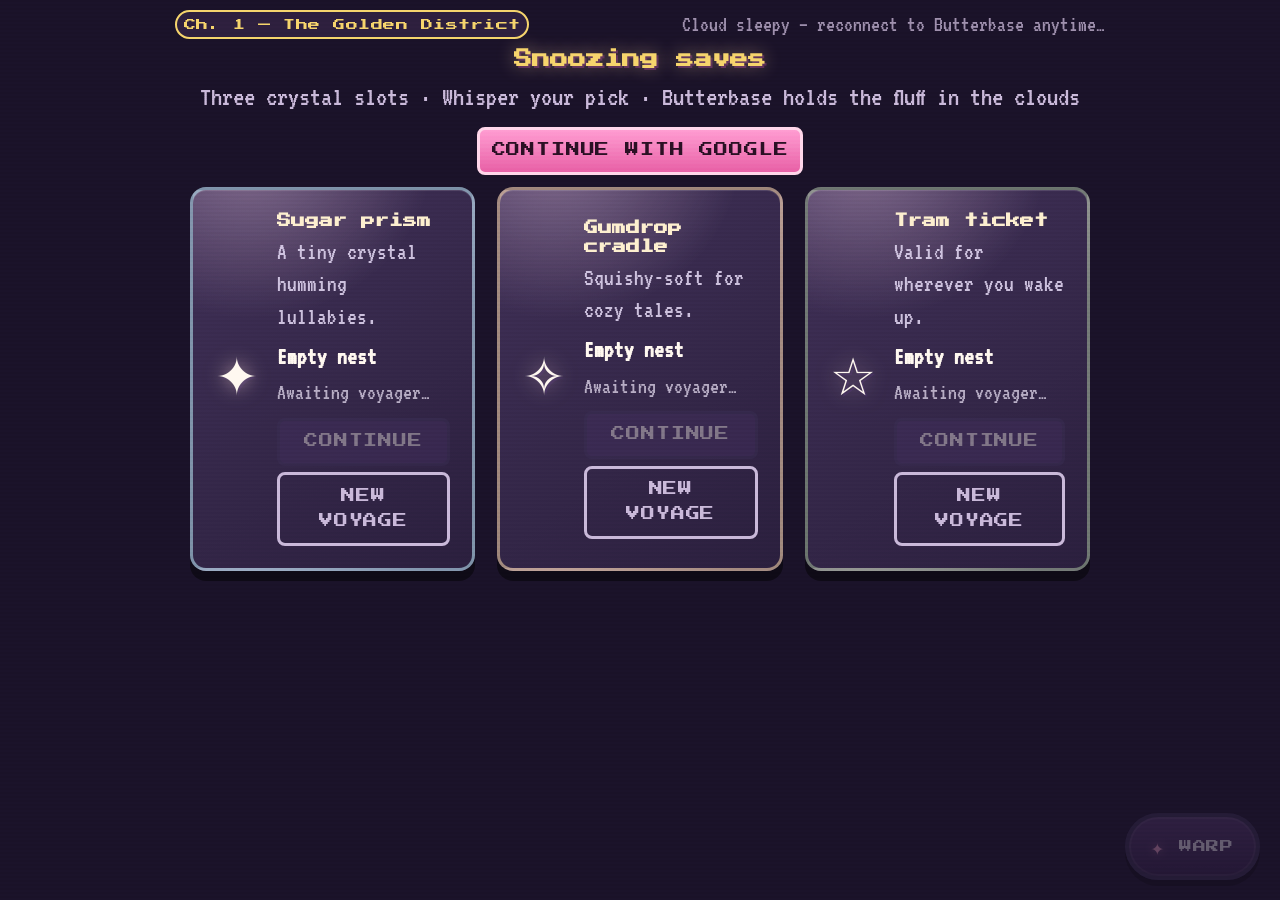
<file: index.html>
<!DOCTYPE html>
<html lang="en">
  <head>
    <meta charset="UTF-8" />
    <meta name="viewport" content="width=device-width, initial-scale=1" />
    <title>Starfall Reverie</title>
    <link rel="preconnect" href="https://fonts.googleapis.com" />
    <link rel="preconnect" href="https://fonts.gstatic.com" crossorigin />
    <link
      href="https://fonts.googleapis.com/css2?family=Press+Start+2P&family=VT323&display=swap"
      rel="stylesheet"
    />
    <link rel="stylesheet" href="styles.css" />
    <link rel="stylesheet" href="css/story-pixel-scenes.css" />
  </head>
  <body>
    <div class="crt-overlay" aria-hidden="true"></div>

    <div id="story-app" class="story-app">
      <main class="game-shell">
        <header class="story-top-bar">
          <span id="chapter-pill" class="chapter-pill">Ch. 1 — The Golden District</span>
          <span id="top-phase-hint" class="story-hint"></span>
        </header>

        <section id="screen-save" class="screen screen-save" aria-label="Pick a save crystal">
          <div class="save-shelf">
            <header class="save-shelf__head">
              <h1 class="save-shelf__title">Snoozing saves</h1>
              <p class="save-shelf__sub">
                Three crystal slots · Whisper your pick · Butterbase holds the fluff in the clouds
              </p>
              <div
                id="save-shelf-auth"
                class="save-shelf__auth"
                aria-live="polite"
              ></div>
            </header>
            <div id="save-shelf-panel" class="save-shelf__grid"></div>
          </div>
        </section>

        <section id="screen-name" class="screen" aria-label="Name entry" hidden>
          <div class="name-card">
            <h1 class="title">Starfall Reverie</h1>
            <p class="subtitle">A traveler arrives where everything is sweet…</p>
            <label class="name-label" for="player-name">What should we call you?</label>
            <input
              id="player-name"
              class="name-input"
              type="text"
              maxlength="16"
              autocomplete="off"
              placeholder="Traveler"
            />
            <button id="btn-begin" type="button" class="story-btn story-btn-primary">Begin</button>
            <button id="btn-slot-change" type="button" class="story-btn story-btn-ghost btn-change-slot">
              Different crystal…
            </button>
            <button
              id="btn-name-save-quit"
              type="button"
              class="story-btn story-btn-ghost btn-change-slot btn-name-save-quit"
              title="Save to cloud and return to save crystals"
            >
              Save &amp; quit to crystals
            </button>
          </div>
        </section>

        <section id="screen-story" class="screen" aria-label="Story" hidden>
          <div class="scene-backdrop scene-backdrop--pixel" id="scene-backdrop"></div>
          <div class="dialogue-box" role="region" aria-live="polite">
            <div class="speaker-row">
              <span id="speaker" class="speaker"></span>
            </div>
            <p id="line" class="line"></p>
            <div class="dialogue-actions">
              <button id="btn-back" type="button" class="story-btn story-btn-ghost">Back</button>
              <button id="btn-advance" type="button" class="story-btn">Next</button>
              <button
                id="btn-save-quit"
                type="button"
                class="story-btn story-btn-ghost btn-save-quit"
                title="Save to cloud and return to save crystals"
              >
                Save &amp; quit to crystals
              </button>
            </div>
            <div class="story-boss-row">
              <button
                id="btn-boss-fight"
                type="button"
                class="story-btn story-btn-primary"
                title="See how the fight works, then enter the arena."
                hidden
              >
                Face the Conductor (battle)
              </button>
            </div>
          </div>
        </section>

        <section id="screen-the-end" class="screen screen-the-end" aria-label="End of game" hidden>
          <div class="end-screen-backdrop" aria-hidden="true"></div>
          <div class="end-screen-card">
            <p class="end-screen-game-title">Starfall Reverie</p>
            <h1 class="end-screen-heading">The End</h1>
            <p id="end-screen-body" class="end-screen-body"></p>
            <p id="end-screen-dedicate" class="end-screen-dedicate" hidden></p>
            <p class="end-screen-credit">Thank you for playing</p>
            <div class="end-screen-actions">
              <button id="btn-end-back" type="button" class="story-btn story-btn-ghost">
                Back to epilogue
              </button>
              <button
                id="btn-end-save-quit"
                type="button"
                class="story-btn story-btn-ghost btn-save-quit"
                title="Save to cloud and return to save crystals"
              >
                Save &amp; quit to crystals
              </button>
            </div>
          </div>
        </section>
      </main>

      <button
        type="button"
        id="gacha-fab"
        class="gacha-fab"
        aria-haspopup="dialog"
        aria-controls="gacha-modal"
        title="Open warp terminal (spend candies)"
      >
        <span class="gacha-fab-icon" aria-hidden="true">✦</span>
        <span class="gacha-fab-label">Warp</span>
      </button>
    </div>

    <dialog id="gacha-modal" class="gacha-modal" aria-labelledby="gacha-modal-title">
      <div class="gacha-modal-panel">
        <div class="gacha-modal-head">
          <h2 id="gacha-modal-title" class="gacha-modal-title">Warp terminal</h2>
          <button type="button" class="gacha-modal-close" id="gacha-close" aria-label="Close warp">
            ×
          </button>
        </div>
        <div class="shell">
          <header class="top">
            <div class="brand">
              <span class="spark">✦</span>
              Starfall Reverie
            </div>
            <div class="top-stats">
              <div class="pill" title="Warp costs 50 candies per pull, 500 for ten.">
                <span class="label">Candies</span>
                <strong id="currency">0</strong>
              </div>
              <div class="pill" title="Pulls until 5★ pity">
                <span class="label">To 5★</span>
                <strong id="pity-five">80</strong>
              </div>
              <div class="pill" title="Pulls since last 4★ or higher">
                <span class="label">Since 4★+</span>
                <strong id="pity-four">0</strong>
              </div>
              <div class="pill muted">
                <span class="label">Total pulls</span>
                <strong id="total-pulls">0</strong>
              </div>
            </div>
          </header>

          <section class="stage" aria-live="polite">
            <div class="warp-card" id="result-card">
              <canvas id="portrait" width="96" height="96" aria-hidden="true"></canvas>
              <div class="stars" id="stars-row" aria-label=""></div>
              <h3 class="char-name" id="char-name">Ready to warp</h3>
              <p class="tagline" id="tagline">Cute destinies behind every startrail.</p>
            </div>
            <div class="burst" id="burst" aria-hidden="true"></div>
          </section>

          <div class="actions">
            <button type="button" class="btn primary" id="pull-one">Warp ×1 — 50</button>
            <button type="button" class="btn" id="pull-ten">Warp ×10 — 500</button>
          </div>

          <details class="vault-panel">
            <summary>Unlocked roster (for battles)</summary>
            <p class="vault-hint">
              Same sprites as gacha · your friend&apos;s combat page can load
              <code>shared/starfall.js</code> and call
              <code>Starfall.drawPortrait(canvas, Starfall.getCharacter(id))</code>.
            </p>
            <div class="roster-grid" id="roster-grid" aria-live="polite"></div>
          </details>

          <details class="log-panel" open>
            <summary>Recent warps</summary>
            <ul class="warp-log" id="warp-log"></ul>
          </details>

          <footer class="footnote">
            Each wish costs <strong>50</strong> candies; Warp ×10 costs <strong>500</strong> candies. Story
            milestones can grant more. Pity: guaranteed <strong>4★</strong> by the 10th pull without one;
            guaranteed <strong>5★</strong> on the 80th pull since your last 5★.
          </footer>
        </div>
      </div>
    </dialog>

    <dialog id="boss-briefing-modal" class="boss-briefing-modal" aria-labelledby="boss-briefing-title">
      <div class="boss-briefing-panel">
        <h2 id="boss-briefing-title" class="boss-briefing-title">Before you fight</h2>
        <p id="boss-briefing-lead" class="boss-briefing-lead">
          Quick read — then you’ll get a safe countdown in the arena. Candies and Warp allies apply here
          too: pick an ally in the battle UI for bonus HP and damage. You can close this anytime.
        </p>
        <div class="boss-howto boss-howto--briefing">
          <ol id="boss-briefing-steps" class="boss-howto-list" aria-label="How to fight this boss"></ol>
          <p class="boss-howto-foot">Controls: <kbd>A</kbd> <kbd>D</kbd> move · <kbd>W</kbd> center · <kbd>Space</kbd> / <kbd>S</kbd> strike.</p>
        </div>
        <div class="boss-briefing-actions">
          <button type="button" class="story-btn story-btn-ghost" id="boss-briefing-cancel">Not now</button>
          <button type="button" class="story-btn story-btn-primary" id="boss-briefing-start">Start battle</button>
        </div>
      </div>
    </dialog>

    <dialog id="boss-modal" class="boss-modal" aria-labelledby="boss-modal-title">
      <div class="boss-modal-panel">
        <div class="boss-modal-head">
          <div class="boss-head-text">
            <h2 id="boss-modal-title" class="boss-modal-title">Conductor of Smiles</h2>
            <p id="boss-phase-label" class="boss-phase-label">Phase 1 — Opening night</p>
          </div>
          <canvas id="boss-conductor-portrait" width="56" height="56" aria-hidden="true"></canvas>
          <button type="button" class="boss-modal-close" id="boss-close" aria-label="Close battle">
            ×
          </button>
        </div>
        <div class="boss-body">
          <div class="boss-hud-row">
            <div class="boss-hp-wrap">
              <span class="boss-hp-cap">Boss</span>
              <div class="boss-hp-track"><div id="boss-hp-bar" class="boss-hp-fill boss-hp-boss"></div></div>
            </div>
            <div class="boss-hp-wrap">
              <span class="boss-hp-cap">You</span>
              <div class="boss-hp-track"><div id="player-hp-bar" class="boss-hp-fill boss-hp-you"></div></div>
            </div>
          </div>
          <div class="boss-hype-row" title="Build hype by striking; getting hit kills hype. Crits & streaks add more.">
            <span class="boss-hype-label">Hype</span>
            <div class="boss-hype-track"><div id="boss-hype-fill" class="boss-hype-fill"></div></div>
            <span id="boss-streak-label" class="boss-streak-label">Streak 0</span>
          </div>
          <div class="boss-gacha-row">
            <div class="boss-stardust-pill" title="Spend candies in the Warp terminal">
              <span class="boss-stardust-label">Candies</span>
              <strong id="boss-stardust-display" class="boss-stardust-amt">0</strong>
            </div>
            <button type="button" class="story-btn story-btn-ghost" id="boss-open-warp">
              Warp terminal
            </button>
            <div class="boss-ally-wrap">
              <canvas id="boss-ally-portrait" width="40" height="40" aria-hidden="true"></canvas>
              <label class="boss-ally-label">
                <span class="boss-ally-label-text">Ally</span>
                <select id="boss-ally-select" class="boss-ally-select" aria-label="Battle ally from unlocked warp roster"></select>
              </label>
            </div>
          </div>
          <p id="boss-ally-hint" class="boss-ally-hint"></p>
          <div class="boss-arena-block">
            <canvas id="boss-canvas" width="360" height="400" aria-label="Battle arena"></canvas>
            <div id="boss-victory" class="boss-victory" hidden>
              <div class="boss-victory-card">
                <p class="boss-victory-eyebrow">Victory</p>
                <h3 id="boss-victory-title" class="boss-victory-title">The house lights fade</h3>
                <p id="boss-victory-blurb" class="boss-victory-blurb">
                  The Conductor tips her hat — you made it through the encore.
                </p>
                <p class="boss-victory-reward">
                  <span class="boss-victory-reward-label">Earned</span>
                  <strong class="boss-victory-reward-amt">+<span id="boss-victory-stardust">0</span></strong>
                  <span class="boss-victory-reward-unit">candies</span>
                </p>
                <div class="boss-victory-actions">
                  <button type="button" class="story-btn story-btn-primary" id="boss-victory-continue">
                    Continue story
                  </button>
                  <button type="button" class="story-btn story-btn-ghost" id="boss-victory-home">
                    Home
                  </button>
                </div>
              </div>
            </div>
            <div id="boss-defeat" class="boss-defeat" hidden>
              <div class="boss-defeat-card">
                <p class="boss-defeat-eyebrow">Defeat</p>
                <h3 id="boss-defeat-title" class="boss-defeat-title">Curtains</h3>
                <p id="boss-defeat-blurb" class="boss-defeat-blurb">
                  The Conductor curtsies anyway. The crowd pretends it was scripted.
                </p>
                <div class="boss-defeat-actions">
                  <button type="button" class="story-btn story-btn-primary" id="boss-defeat-retry">Try again</button>
                  <button type="button" class="story-btn story-btn-ghost" id="boss-defeat-home">Home</button>
                </div>
              </div>
            </div>
          </div>
          <p id="boss-fight-msg" class="boss-fight-msg" role="status"></p>
          <div class="boss-controls">
            <button type="button" class="story-btn story-btn-primary" id="boss-strike">
              Strike (Space / S)
            </button>
          </div>
          <p class="boss-hint">
            <strong>Move:</strong> <kbd>A</kbd> left · <kbd>D</kbd> right · <kbd>W</kbd> center.
            <strong>Strike:</strong> <kbd>Space</kbd> or <kbd>S</kbd> — there’s a short cooldown between hits.
          </p>
        </div>
      </div>
    </dialog>

    <script src="shared/starfall.js"></script>
    <script src="shared/butterbase-config.js"></script>
    <script src="js/save-session.js"></script>
    <script src="game.js"></script>
    <script src="js/intro.js" defer></script>
    <script src="js/gacha-modal.js" defer></script>
    <script src="js/conductor-boss.js" defer></script>
  </body>
</html>
</file>
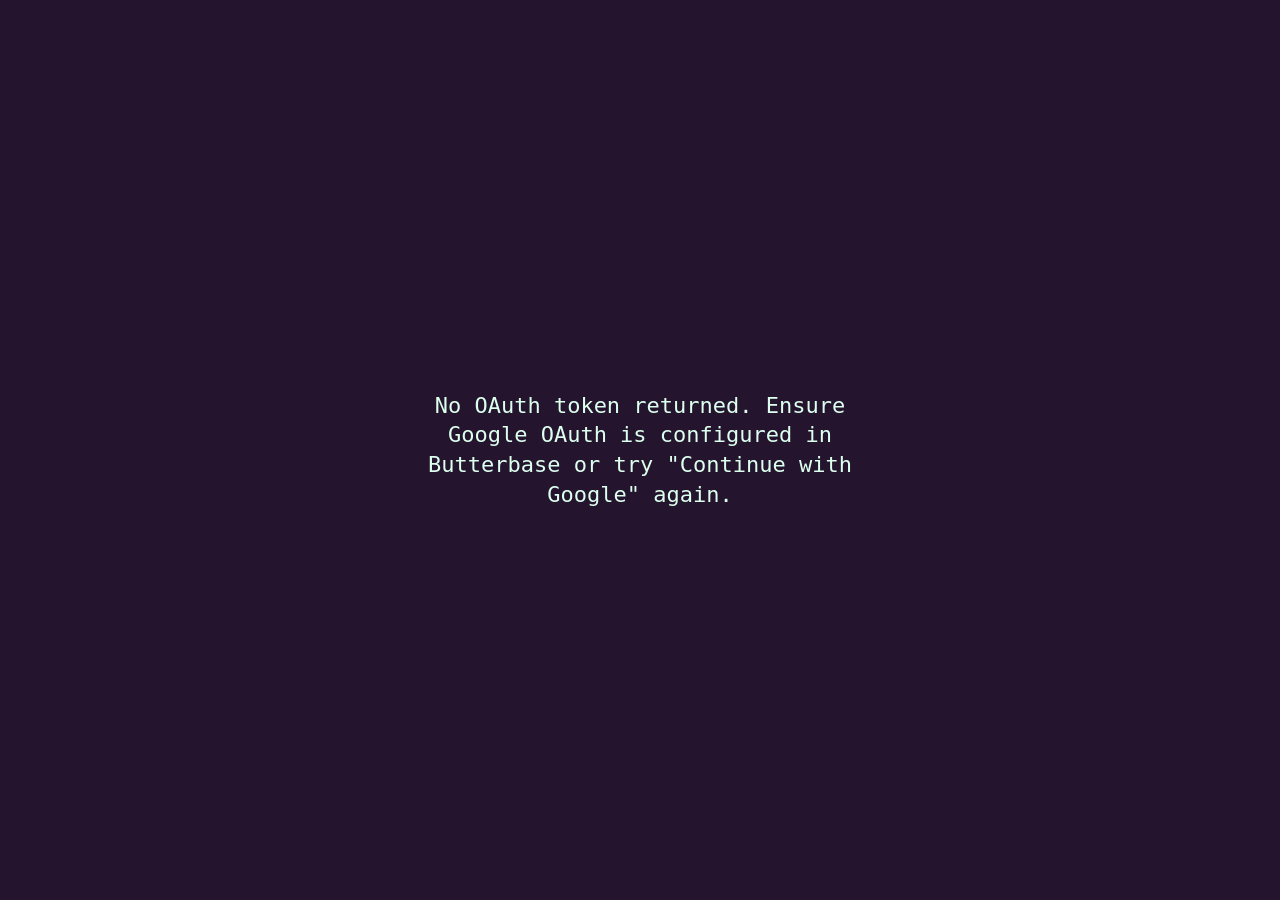
<file: auth-callback.html>
<!DOCTYPE html>
<html lang="en">
  <head>
    <meta charset="UTF-8" />
    <meta name="viewport" content="width=device-width, initial-scale=1.0" />
    <title>Signing in…</title>
    <style>
      body {
        margin: 0;
        min-height: 100vh;
        display: grid;
        place-items: center;
        background: #24142e;
        color: #dfe;
        font: 22px/1.35 "VT323", ui-monospace, monospace;
      }
      p {
        max-width: 28rem;
        padding: 1rem;
        text-align: center;
      }
    </style>
  </head>
  <body>
    <p id="m">Completing sign-in…</p>
    <script>
      (function () {
        var m = document.getElementById("m");
        var p = new URLSearchParams(window.location.search);
        function note(t) {
          if (m) m.textContent = t;
        }
        var at = p.get("access_token");
        if (!at || at.length < 8) {
          note(
            'No OAuth token returned. Ensure Google OAuth is configured in Butterbase or try "Continue with Google" again.'
          );
          return;
        }
        try {
          var rawExp = Number(p.get("expires_in"));
          var entry = {
            access_token: at,
            refresh_token: p.get("refresh_token"),
            token_type: p.get("token_type") || "Bearer",
            expires_at_ms:
              Number.isFinite(rawExp) && rawExp > 0
                ? Date.now() + rawExp * 1000
                : 0,
            stored_at: Date.now(),
          };
          window.localStorage.setItem(
            "starfall_bb_cloud_auth_v1",
            JSON.stringify(entry)
          );
        } catch (e) {
          note("Could not store tokens in this browser.");
          return;
        }
        var path = window.location.pathname;
        var cut = path.lastIndexOf("/");
        var folder = cut >= 0 ? path.slice(0, cut + 1) : "/";
        window.location.replace(
          window.location.origin + folder + "index.html"
        );
      })();
    </script>
  </body>
</html>
</file>
<file: styles.css>
:root {
  --bg: #120c1f;
  --panel: #1f1633;
  --line: #3d2f5c;
  --text: #f5eaff;
  --muted: #9b86c9;
  --accent: #ff9ccf;
  --gold: #ffe08a;
  --star5: linear-gradient(135deg, #fff6c9, #d4a24a);
  --star4: #c9b3ff;
  --star3: #7ec8ff;
  --danger: #ff6b9d;
  --radius: 4px;
  --pixel-scale: 3;
}

*,
*::before,
*::after {
  box-sizing: border-box;
}

html,
body {
  height: 100%;
  margin: 0;
  background: var(--bg);
  color: var(--text);
  font-family: "Press Start 2P", monospace;
  font-size: 10px;
  line-height: 1.6;
  overflow-x: hidden;
}

body {
  image-rendering: pixelated;
  image-rendering: crisp-edges;
}

.crt-overlay {
  pointer-events: none;
  position: fixed;
  inset: 0;
  background: repeating-linear-gradient(
    0deg,
    rgb(255 255 255 / 0.03),
    rgb(255 255 255 / 0.03) 2px,
    transparent 2px,
    transparent 4px
  );
  mix-blend-mode: overlay;
  z-index: 999;
}

.shell {
  max-width: 520px;
  margin: 0 auto;
  padding: 28px 16px 40px;
  position: relative;
  z-index: 1;
}

.top {
  display: flex;
  flex-direction: column;
  gap: 14px;
  margin-bottom: 20px;
}

.brand {
  font-size: 11px;
  letter-spacing: 0.06em;
  color: var(--accent);
  text-shadow: 0 0 12px rgb(255 156 207 / 0.45);
}

.spark {
  color: var(--gold);
  margin-right: 6px;
}

.top-stats {
  display: flex;
  flex-wrap: wrap;
  gap: 8px;
}

.pill {
  background: var(--panel);
  border: 2px solid var(--line);
  border-radius: var(--radius);
  padding: 8px 10px;
  min-width: 120px;
  box-shadow: 0 4px 0 rgb(0 0 0 / 0.35);
}

.pill.muted {
  opacity: 0.85;
}

.pill .label {
  display: block;
  font-size: 7px;
  color: var(--muted);
  margin-bottom: 6px;
  text-transform: uppercase;
  letter-spacing: 0.08em;
}

.pill strong {
  font-size: 12px;
  color: var(--gold);
}

.stage {
  position: relative;
  display: grid;
  place-items: center;
  padding: 8px 0 16px;
  min-height: 220px;
}

.warp-card {
  background: var(--panel);
  border: 3px solid var(--line);
  border-radius: var(--radius);
  padding: 20px;
  width: 100%;
  text-align: center;
  box-shadow:
    inset 0 0 0 2px rgb(255 255 255 / 0.06),
    0 8px 0 rgb(0 0 0 / 0.4);
}

#portrait {
  width: calc(96px * var(--pixel-scale));
  height: calc(96px * var(--pixel-scale));
  margin: 0 auto 14px;
  display: block;
  image-rendering: pixelated;
  image-rendering: crisp-edges;
  border: 3px solid var(--line);
  background: rgb(30 22 52);
}

.warp-card.r5 #portrait {
  border-color: #e8c86a;
  box-shadow:
    0 0 0 3px rgb(232 200 106 / 0.25),
    0 0 24px rgb(255 220 140 / 0.35);
}

.warp-card.r4 #portrait {
  border-color: var(--star4);
  box-shadow:
    0 0 0 3px rgb(201 179 255 / 0.2),
    0 0 18px rgb(180 140 255 / 0.3);
}

.warp-card.r3 #portrait {
  border-color: var(--star3);
}

.stars {
  font-size: 14px;
  letter-spacing: 4px;
  margin-bottom: 10px;
  min-height: 18px;
}

.stars.star5 span {
  color: #ffd86b;
  text-shadow:
    0 0 6px #ffb74a,
    0 2px #8a5714;
}

.stars.star4 span {
  color: var(--star4);
  text-shadow: 0 0 6px rgb(167 139 252 / 0.7);
}

.stars.star3 span {
  color: var(--star3);
}

.char-name {
  font-size: 14px;
  margin: 0 0 8px;
  word-break: break-word;
}

.tagline {
  margin: 0;
  font-size: 9px;
  color: var(--muted);
}

.burst {
  position: absolute;
  inset: 0;
  pointer-events: none;
  opacity: 0;
  background: radial-gradient(
    circle,
    rgb(255 230 180 / 0.45) 0%,
    transparent 70%
  );
  transition: opacity 120ms linear;
}

.burst.flash {
  opacity: 1;
  animation: puff 460ms ease-out forwards;
}

@keyframes puff {
  0% {
    transform: scale(0.92);
    opacity: 1;
  }
  70% {
    opacity: 0.35;
  }
  100% {
    transform: scale(1.15);
    opacity: 0;
  }
}

.actions {
  display: flex;
  gap: 12px;
  margin-bottom: 16px;
}

.btn {
  flex: 1;
  font-family: inherit;
  font-size: 9px;
  padding: 14px 10px;
  border-radius: var(--radius);
  border: 3px solid var(--line);
  background: var(--panel);
  color: var(--text);
  cursor: pointer;
  box-shadow: 0 5px 0 rgb(0 0 0 / 0.45);
}

.btn:active {
  transform: translateY(4px);
  box-shadow: 0 1px 0 rgb(0 0 0 / 0.35);
}

.btn.primary {
  background: linear-gradient(180deg, #5a377c, #3b2158);
  border-color: #7b55a8;
}

.btn.primary:hover {
  filter: brightness(1.06);
}

.btn:disabled {
  opacity: 0.45;
  cursor: not-allowed;
  pointer-events: none;
}

#result-card.is-spinning {
  animation: warp-wobble 0.16s linear infinite alternate;
}

#result-card.teaser-roll .tagline {
  opacity: 0.55;
}

@keyframes warp-wobble {
  from {
    transform: translate(-1px, 0) skewX(-0.35deg);
  }
  to {
    transform: translate(1px, 0.5px) skewX(0.35deg);
  }
}

.vault-panel {
  background: rgb(26 17 43);
  border: 2px solid var(--line);
  border-radius: var(--radius);
  padding: 10px 12px;
  margin-bottom: 16px;
}

.vault-panel summary {
  cursor: pointer;
  font-size: 9px;
  color: var(--muted);
}

.vault-hint {
  margin: 10px 0 12px;
  font-size: 7px;
  color: var(--muted);
  line-height: 1.9;
}

.vault-hint code {
  font-size: 6px;
  color: var(--accent);
  word-break: break-all;
}

.roster-grid {
  display: grid;
  grid-template-columns: repeat(auto-fill, minmax(88px, 1fr));
  gap: 10px;
  margin-bottom: 4px;
}

.roster-cell {
  border: 2px solid var(--line);
  border-radius: var(--radius);
  padding: 8px;
  background: var(--panel);
  text-align: center;
}

.roster-cell.owned {
  box-shadow:
    inset 0 0 0 2px rgb(255 255 255 / 0.04),
    0 5px 0 rgb(0 0 0 / 0.3);
}

.roster-mini {
  display: block;
  width: 56px;
  height: 56px;
  margin: 0 auto 6px;
  image-rendering: pixelated;
  image-rendering: crisp-edges;
  border: 2px solid var(--star3);
}

.roster-cell.r5 .roster-mini {
  border-color: #c9a046;
}

.roster-cell.r4 .roster-mini {
  border-color: rgb(169 146 229);
}

.roster-cell.locked .roster-mini {
  filter: grayscale(1) brightness(0.39) contrast(1.06);
}

.mini-stars {
  display: block;
  font-size: 10px;
  letter-spacing: 2px;
  margin-bottom: 4px;
  color: var(--gold);
}

.roster-cell.r4 .mini-stars {
  color: var(--star4);
}

.roster-cell.r3 .mini-stars {
  color: var(--star3);
}

.roster-name {
  margin: 0;
  font-size: 8px;
  line-height: 1.55;
  color: var(--text);
  overflow-wrap: anywhere;
}

.log-panel {
  background: rgb(26 17 43);
  border: 2px solid var(--line);
  border-radius: var(--radius);
  padding: 10px 12px;
  margin-bottom: 16px;
}

.log-panel summary {
  cursor: pointer;
  font-size: 9px;
  color: var(--muted);
}

.warp-log {
  list-style: none;
  margin: 12px 0 0;
  padding: 0;
  max-height: 140px;
  overflow-y: auto;
}

.warp-log li {
  font-size: 8px;
  padding: 6px 0;
  border-bottom: 1px dashed rgb(80 62 118 / 0.6);
  display: flex;
  justify-content: space-between;
  gap: 8px;
  color: var(--muted);
}

.warp-log strong {
  color: var(--text);
}

.log-r5 strong {
  color: #ffd86b;
}

.log-r4 strong {
  color: var(--star4);
}

.log-r3 strong {
  color: var(--star3);
}

.footnote {
  font-size: 7px;
  color: var(--muted);
  line-height: 1.9;
}

/* --- Story + warp FAB (main screen) --- */
.story-app {
  --story-bg: #1a1228;
  --story-panel: #2d1f3d;
  --story-panel-edge: #f6d46b;
  --story-text: #fff8f0;
  --story-muted: #c9b8d9;
  --story-accent: #ff7eb9;
  --story-accent-2: #7ee8ff;
  --story-shadow: rgb(0 0 0 / 0.45);
  --speaker-player: #7ee8ff;
  --speaker-major: #ffe066;
  --speaker-minor: #9b86b3;
  --speaker-narration: #bdaacb;
  /* Dialogue body stays this size; other UI can scale up separately */
  --story-line-size: clamp(20px, 2.55vw, 30px);
  position: relative;
  z-index: 1;
  min-height: 100vh;
  background: var(--story-bg);
  color: var(--story-text);
  font-family: "VT323", system-ui, sans-serif;
  font-size: clamp(22px, 2.7vw, 30px);
  line-height: 1.35;
}

.game-shell {
  width: min(960px, 100%);
  margin: 0 auto;
  padding: 1rem clamp(0.75rem, 3vw, 1.5rem) 5rem;
  display: flex;
  flex-direction: column;
  gap: 0.75rem;
}

.story-top-bar {
  display: flex;
  justify-content: space-between;
  align-items: center;
  gap: 0.75rem;
  flex-wrap: wrap;
  font-size: clamp(16px, 2.3vw, 22px);
  color: var(--story-muted);
}

.chapter-pill {
  font-family: "Press Start 2P", monospace;
  font-size: clamp(9px, 2vw, 12px);
  letter-spacing: 0.04em;
  padding: 0.45rem 0.65rem;
  border: 2px solid var(--story-panel-edge);
  border-radius: 999px;
  background: var(--story-panel);
  color: var(--story-panel-edge);
}

.story-hint {
  opacity: 0.75;
}

.screen {
  flex: 1;
  display: none;
  flex-direction: column;
  justify-content: center;
  align-items: center;
  min-height: 280px;
}

.screen--active {
  display: flex;
}

.name-card {
  width: min(520px, 100%);
  background: linear-gradient(145deg, #3a2852, #251a36);
  border: 4px solid var(--story-panel-edge);
  border-radius: 12px;
  padding: 1.75rem 1.5rem 1.5rem;
  box-shadow: 0 12px 0 var(--story-shadow), 0 0 0 4px #120b1a inset;
  text-align: center;
}

.title {
  font-family: "Press Start 2P", monospace;
  font-size: clamp(12px, 3.2vw, 17px);
  line-height: 1.6;
  margin: 0 0 0.75rem;
  color: var(--story-panel-edge);
  text-shadow: 2px 2px 0 #5a1d4a;
}

.subtitle {
  margin: 0 0 1.25rem;
  color: var(--story-muted);
  font-size: clamp(20px, 2.6vw, 28px);
  line-height: 1.3;
}

.name-label {
  display: block;
  margin-bottom: 0.5rem;
  color: var(--story-accent-2);
  font-size: clamp(22px, 2.9vw, 30px);
}

.name-input {
  width: 100%;
  font: inherit;
  font-size: clamp(22px, 2.9vw, 32px);
  padding: 0.65rem 0.75rem;
  border-radius: 6px;
  border: 3px solid #5c4a78;
  background: #120b1a;
  color: var(--story-text);
  margin-bottom: 1rem;
}

.name-input:focus {
  outline: none;
  border-color: var(--story-accent);
  box-shadow: 0 0 0 2px rgb(255 126 185 / 0.35);
}

.story-btn {
  font-family: "Press Start 2P", monospace;
  font-size: clamp(10px, 2.4vw, 14px);
  line-height: 1.8;
  padding: 0.85rem 1.2rem;
  border-radius: 8px;
  border: 3px solid #3b2f55;
  background: #453060;
  color: var(--story-text);
  cursor: pointer;
  text-transform: uppercase;
  letter-spacing: 0.06em;
}

.story-btn:hover {
  filter: brightness(1.08);
}

.story-btn:active {
  transform: translateY(2px);
}

.story-btn-primary {
  background: linear-gradient(180deg, #ff9bd1, #e85fa5);
  border-color: #ffd6ea;
  color: #2a1024;
}

.story-btn-ghost {
  background: transparent;
  border-color: var(--story-muted);
  color: var(--story-muted);
}

.story-btn:disabled {
  opacity: 0.38;
  cursor: not-allowed;
  filter: none;
}

.story-btn:disabled:hover {
  filter: none;
}

.story-btn:disabled:active {
  transform: none;
}

.scene-backdrop {
  width: min(720px, 100%);
  aspect-ratio: 16 / 9;
  margin-bottom: 1rem;
  border: 4px solid var(--story-panel-edge);
  border-radius: 10px;
  background-color: #120818;
  position: relative;
  overflow: hidden;
}

.scene-backdrop::after {
  content: "";
  position: absolute;
  inset: 0;
  pointer-events: none;
}

.screen-the-end {
  position: relative;
  width: 100%;
  min-height: min(72vh, 560px);
  justify-content: center;
  align-items: center;
  padding: 1.5rem 1rem 2rem;
}

.screen-the-end.screen--active {
  display: flex;
}

.end-screen-backdrop {
  position: absolute;
  inset: 0;
  z-index: 0;
  border-radius: 12px;
  background:
    radial-gradient(circle at 12% 20%, rgb(255 255 255 / 0.14) 0 1px, transparent 2px),
    radial-gradient(circle at 38% 44%, rgb(255 220 200 / 0.12) 0 1.5px, transparent 2.5px),
    radial-gradient(circle at 72% 18%, rgb(200 230 255 / 0.1) 0 1px, transparent 2px),
    radial-gradient(circle at 88% 60%, rgb(255 255 255 / 0.08) 0 1px, transparent 2px),
    radial-gradient(ellipse 95% 70% at 50% 15%, rgb(255 230 200 / 0.22) 0%, transparent 50%),
    linear-gradient(188deg, #050308 0%, #1e1438 42%, #0a0818 100%);
  box-shadow: inset 0 0 80px rgb(255 200 240 / 0.06);
  pointer-events: none;
}

.end-screen-card {
  position: relative;
  z-index: 1;
  width: min(560px, 100%);
  text-align: center;
  padding: 2rem 1.5rem 1.75rem;
  background: linear-gradient(155deg, rgb(30 22 48 / 0.92), rgb(12 8 22 / 0.94));
  border: 4px solid var(--story-panel-edge);
  border-radius: 14px;
  box-shadow:
    0 14px 0 var(--story-shadow),
    0 0 0 3px #1a1228 inset,
    0 0 48px rgb(255 160 200 / 0.12);
}

.end-screen-game-title {
  font-family: "Press Start 2P", monospace;
  font-size: clamp(9px, 2.4vw, 11px);
  letter-spacing: 0.12em;
  color: var(--story-accent-2);
  margin: 0 0 1.25rem;
  text-transform: uppercase;
}

.end-screen-heading {
  font-family: "Press Start 2P", monospace;
  font-size: clamp(22px, 6vw, 34px);
  line-height: 1.35;
  margin: 0 0 1.25rem;
  color: var(--story-panel-edge);
  text-shadow:
    3px 3px 0 #5a1d4a,
    0 0 28px rgb(255 200 255 / 0.35);
}

.end-screen-body {
  margin: 0 0 1rem;
  font-size: clamp(20px, 2.8vw, 28px);
  line-height: 1.45;
  color: var(--story-text);
}

.end-screen-dedicate {
  margin: 0 0 1rem;
  font-size: clamp(18px, 2.4vw, 24px);
  color: var(--story-accent);
  opacity: 0.95;
}

.end-screen-credit {
  margin: 0 0 1.5rem;
  font-family: "Press Start 2P", monospace;
  font-size: clamp(8px, 2vw, 10px);
  letter-spacing: 0.08em;
  color: var(--story-muted);
  text-transform: uppercase;
}

.end-screen-actions {
  display: flex;
  flex-wrap: wrap;
  gap: 0.75rem;
  justify-content: center;
}

.dialogue-box {
  width: min(720px, 100%);
  background: var(--story-panel);
  border: 4px solid var(--story-panel-edge);
  border-radius: 10px;
  padding: 1rem 1.1rem 1rem;
  box-shadow:
    0 10px 0 var(--story-shadow),
    0 0 0 3px #1a1228 inset;
}

.speaker-row {
  margin-bottom: 0.35rem;
}

.speaker {
  font-family: "Press Start 2P", monospace;
  font-size: clamp(10px, 2.3vw, 13px);
  letter-spacing: 0.04em;
  color: var(--speaker-narration);
}

.speaker--player {
  color: var(--speaker-player);
  text-shadow: 0 0 12px rgb(126 232 255 / 0.35);
}

.speaker--major {
  color: var(--speaker-major);
  text-shadow: 1px 1px 0 rgb(90 29 74 / 0.4);
}

.speaker--minor {
  color: var(--speaker-minor);
}

.speaker--narration {
  color: var(--speaker-narration);
  font-style: normal;
  opacity: 0.92;
}

.line {
  margin: 0 0 1rem;
  min-height: 4.5em;
  /* Story narration: keep original comfortable reading size */
  font-size: var(--story-line-size);
  line-height: 1.35;
}

.dialogue-actions {
  display: flex;
  gap: 0.5rem;
  justify-content: space-between;
  align-items: center;
  flex-wrap: wrap;
}

.dialogue-actions .btn-save-quit {
  flex: 1 1 100%;
  margin-top: 0.35rem;
  text-transform: none;
  letter-spacing: 0.04em;
  font-size: clamp(9px, 2vw, 12px) !important;
  padding: 0.65rem 0.85rem !important;
}

.gacha-fab {
  position: fixed;
  right: clamp(12px, 3vw, 20px);
  bottom: clamp(12px, 3vw, 20px);
  z-index: 1000;
  display: inline-flex;
  align-items: center;
  gap: 14px;
  padding: 16px 22px;
  min-height: 52px;
  border-radius: 999px;
  border: 4px solid var(--line);
  background: linear-gradient(180deg, #5a377c, #3b2158);
  color: var(--gold);
  font-family: "Press Start 2P", monospace;
  font-size: clamp(10px, 2.5vw, 13px);
  letter-spacing: 0.06em;
  text-transform: uppercase;
  cursor: pointer;
  box-shadow:
    0 6px 0 rgb(0 0 0 / 0.45),
    0 0 0 2px rgb(255 255 255 / 0.08) inset;
}

.gacha-fab:hover {
  filter: brightness(1.07);
}

.gacha-fab:active {
  transform: translateY(3px);
  box-shadow: 0 2px 0 rgb(0 0 0 / 0.4);
}

.gacha-fab-icon {
  font-size: clamp(16px, 4vw, 22px);
  color: var(--accent);
  text-shadow: 0 0 10px rgb(255 156 207 / 0.55);
}

.gacha-fab-label {
  color: var(--text);
}

/* --- Butterbase save crystals --- */
.screen-save.screen--active {
  animation: save-shelf-in 560ms cubic-bezier(0.22, 1, 0.36, 1) forwards;
}

@keyframes save-shelf-in {
  from {
    opacity: 0;
    transform: translateY(14px);
  }
  to {
    opacity: 1;
    transform: translateY(0);
  }
}

.save-shelf {
  width: min(900px, 100%);
}

.save-shelf__head {
  text-align: center;
  margin-bottom: 1.25rem;
}

.save-shelf__title {
  font-family: "Press Start 2P", monospace;
  font-size: clamp(13px, 3.8vw, 18px);
  margin: 0 0 0.75rem;
  color: var(--story-panel-edge);
  text-shadow:
    0 0 18px rgb(255 219 173 / 0.45),
    2px 2px #4d2052;
}

.save-shelf__sub {
  margin: 0;
  font-size: clamp(20px, 3vw, 28px);
  color: var(--story-muted);
  line-height: 1.35;
}

.save-shelf__auth {
  margin-top: 1rem;
  display: flex;
  flex-wrap: wrap;
  justify-content: center;
  align-items: center;
  gap: 0.55rem 0.95rem;
  font-family: "VT323", ui-monospace, monospace;
  font-size: clamp(19px, 2.55vw, 26px);
  color: var(--story-muted);
}

.save-shelf__auth-label {
  max-width: 26rem;
  line-height: 1.3;
}

.save-shelf__auth-warn {
  color: #ffd5a8;
  text-shadow: 0 0 14px rgb(255 206 154 / 0.35);
}

.save-shelf__oauth-google.story-btn {
  text-decoration: none;
}

.save-shelf__grid {
  display: grid;
  grid-template-columns: repeat(auto-fit, minmax(220px, 1fr));
  gap: clamp(14px, 3vw, 22px);
}

.save-crystal-card {
  display: grid;
  grid-template-columns: auto 1fr;
  gap: clamp(12px, 2.5vw, 18px);
  align-items: center;
  padding: clamp(16px, 3vw, 22px);
  border-radius: 16px;
  border: 3px solid rgb(190 237 252 / 0.55);
  background:
    radial-gradient(
      ellipse 120% 80% at 20% -10%,
      rgb(255 220 246 / 0.35),
      transparent 55%
    ),
    linear-gradient(145deg, #3f2f55, #2a1f3d);
  box-shadow:
    0 10px 0 var(--story-shadow),
    inset 0 1px rgb(255 255 255 / 0.12);
  animation: crystal-bob 4.8s ease-in-out infinite alternate;
}

.save-crystal-card:nth-child(2) {
  animation-duration: 5.9s;
  animation-delay: 0.35s;
  border-color: rgb(252 217 169 / 0.55);
}

.save-crystal-card:nth-child(3) {
  animation-duration: 5.2s;
  animation-delay: 0.6s;
  border-color: rgb(192 229 173 / 0.42);
}

@keyframes crystal-bob {
  from {
    transform: translateY(0);
  }
  to {
    transform: translateY(-6px);
  }
}

.save-crystal-card--busy {
  opacity: 0.6;
  pointer-events: none;
}

.save-crystal__glyph {
  font-size: clamp(34px, 8vw, 52px);
  line-height: 1;
  text-shadow: 0 0 20px rgb(255 237 206 / 0.55);
  filter: drop-shadow(2px 2px rgb(71 43 109 / 0.45));
}

.save-crystal__title {
  font-family: "Press Start 2P", monospace;
  font-size: clamp(11px, 2.9vw, 14px);
  margin: 0 0 0.45rem;
  color: rgb(253 239 207);
}

.save-crystal__flavor {
  margin: 0 0 0.75rem;
  font-size: clamp(18px, 2.6vw, 24px);
  color: rgb(229 217 246 / 0.85);
}

.save-crystal__status {
  display: flex;
  flex-wrap: wrap;
  gap: 0.55rem;
  justify-content: space-between;
  font-size: clamp(18px, 2.6vw, 24px);
  margin-bottom: 0.95rem;
  color: var(--story-accent-2);
}

.save-crystal__line {
  color: var(--story-text);
  font-weight: 600;
}

.save-crystal__time {
  color: rgb(227 217 237 / 0.75);
  font-size: clamp(17px, 2.35vw, 22px);
}

.save-crystal__buttons {
  display: flex;
  flex-wrap: wrap;
  gap: 0.65rem;
}

.save-crystal__buttons .story-btn {
  flex: 1 1 auto;
}

.btn-change-slot {
  margin-top: 0.9rem;
  width: 100%;
  padding: 0.65rem 1rem !important;
  font-size: clamp(9px, 2vw, 12px) !important;
  text-transform: none;
  letter-spacing: 0.02em;
}

#story-app:not([data-phase="story"]) .gacha-fab {
  opacity: 0.33;
  pointer-events: none;
  filter: grayscale(0.2);
}

#story-app[data-phase="story"] .gacha-fab {
  opacity: 1;
  pointer-events: auto;
}

/* --- Gacha dialog --- */
.gacha-modal {
  width: min(560px, calc(100vw - 24px));
  max-height: calc(100vh - 24px);
  overflow: hidden;
  padding: 0;
  border: none;
  border-radius: 10px;
  background: transparent;
  box-shadow: none;
  color: var(--text);
}

.gacha-modal::backdrop {
  background: rgb(8 5 16 / 0.72);
  backdrop-filter: blur(2px);
}

.gacha-modal-panel {
  background: var(--bg);
  border: 3px solid var(--line);
  border-radius: 10px;
  box-shadow: 0 16px 48px rgb(0 0 0 / 0.55);
  overflow: hidden;
}

.gacha-modal-head {
  display: flex;
  align-items: center;
  justify-content: space-between;
  gap: 12px;
  padding: 10px 12px;
  background: rgb(26 17 43);
  border-bottom: 2px solid var(--line);
}

.gacha-modal-title {
  margin: 0;
  font-size: clamp(11px, 2.8vw, 15px);
  font-weight: normal;
  color: var(--accent);
  letter-spacing: 0.05em;
}

.gacha-modal-close {
  font-family: inherit;
  font-size: 18px;
  line-height: 1;
  width: 42px;
  height: 42px;
  padding: 0;
  border-radius: var(--radius);
  border: 2px solid var(--line);
  background: var(--panel);
  color: var(--muted);
  cursor: pointer;
}

.gacha-modal-close:hover {
  color: var(--text);
  border-color: var(--muted);
}

.gacha-modal .shell {
  font-family: "Press Start 2P", monospace;
  font-size: clamp(11px, 2.7vw, 14px);
  line-height: 1.65;
  max-width: none;
  margin: 0;
  padding: 20px 16px 32px;
  max-height: min(72vh, 640px);
  overflow-y: auto;
}

.gacha-modal .shell .brand {
  font-size: clamp(13px, 3.1vw, 16px);
}

.gacha-modal .shell .pill .label {
  font-size: clamp(8px, 2.1vw, 11px);
  margin-bottom: 8px;
}

.gacha-modal .shell .pill strong {
  font-size: clamp(14px, 3.2vw, 18px);
}

.gacha-modal .shell .stars {
  font-size: clamp(16px, 3.6vw, 21px);
  min-height: 22px;
}

.gacha-modal .shell .char-name {
  font-size: clamp(16px, 3.8vw, 21px);
}

.gacha-modal .shell .tagline {
  font-size: clamp(11px, 2.6vw, 14px);
}

.gacha-modal .shell .btn {
  font-size: clamp(11px, 2.7vw, 14px);
  padding: 16px 14px;
}

.gacha-modal .shell .vault-panel summary {
  font-size: clamp(11px, 2.6vw, 14px);
}

.gacha-modal .shell .vault-hint {
  font-size: clamp(9px, 2.2vw, 12px);
}

.gacha-modal .shell .vault-hint code {
  font-size: clamp(8px, 2vw, 10px);
}

.gacha-modal .shell .roster-name {
  font-size: clamp(10px, 2.4vw, 13px);
}

.gacha-modal .shell .mini-stars {
  font-size: clamp(12px, 2.8vw, 15px);
}

.gacha-modal .shell .warp-log li {
  font-size: clamp(10px, 2.4vw, 13px);
  padding: 8px 0;
}

.gacha-modal .shell .footnote {
  font-size: clamp(9px, 2.2vw, 12px);
}

@media (min-width: 480px) {
  .gacha-modal .shell {
    font-size: clamp(12px, 2.8vw, 15px);
  }
}

/* --- Story: boss CTA --- */
.story-boss-row {
  margin-top: 0.75rem;
  display: flex;
  justify-content: center;
  flex-wrap: wrap;
  gap: 0.5rem;
}

/* --- Boss fight modal --- */
.boss-modal {
  width: min(420px, calc(100vw - 20px));
  max-height: calc(100vh - 16px);
  overflow: hidden;
  padding: 0;
  border: none;
  border-radius: 10px;
  background: transparent;
  color: var(--story-text, #fff8f0);
}

.boss-modal::backdrop {
  background: rgb(8 5 16 / 0.78);
  backdrop-filter: blur(2px);
}

.boss-modal-panel {
  background: var(--story-bg, #1a1228);
  border: 3px solid var(--story-panel-edge, #f6d46b);
  border-radius: 10px;
  box-shadow: 0 16px 48px rgb(0 0 0 / 0.55);
  overflow: hidden;
}

.boss-modal-head {
  display: flex;
  align-items: center;
  gap: 12px;
  padding: 10px 12px;
  background: var(--story-panel, #2d1f3d);
  border-bottom: 2px solid var(--line, #3d2f5c);
}

.boss-head-text {
  flex: 1;
  min-width: 0;
}

.boss-modal-title {
  margin: 0 0 6px;
  font-family: "Press Start 2P", monospace;
  font-size: clamp(9px, 2.2vw, 11px);
  color: var(--story-panel-edge, #f6d46b);
  letter-spacing: 0.04em;
}

.boss-phase-label {
  margin: 0;
  font-family: "VT323", system-ui, sans-serif;
  font-size: clamp(17px, 2.4vw, 22px);
  color: var(--story-muted, #c9b8d9);
}

#boss-conductor-portrait {
  width: 56px;
  height: 56px;
  image-rendering: pixelated;
  image-rendering: crisp-edges;
  border: 2px solid var(--line);
  flex-shrink: 0;
}

.boss-modal-close {
  font-family: "Press Start 2P", monospace;
  font-size: 14px;
  line-height: 1;
  width: 38px;
  height: 38px;
  padding: 0;
  border-radius: var(--radius);
  border: 2px solid var(--line);
  background: var(--panel, #1f1633);
  color: var(--muted);
  cursor: pointer;
  flex-shrink: 0;
}

.boss-body {
  position: relative;
  padding: 12px 14px 16px;
  display: flex;
  flex-direction: column;
  gap: 10px;
  max-height: min(85vh, 720px);
  overflow-y: auto;
}

.boss-gacha-row {
  display: flex;
  flex-wrap: wrap;
  align-items: center;
  gap: 10px;
  padding: 8px 10px;
  background: rgb(0 0 0 / 0.28);
  border: 2px solid var(--line, #3d2f5c);
  border-radius: 8px;
}

.boss-stardust-pill {
  display: flex;
  align-items: baseline;
  gap: 8px;
  padding: 4px 10px;
  border-radius: 6px;
  background: var(--story-panel, #2d1f3d);
  border: 1px solid var(--story-panel-edge, #f6d46b);
}

.boss-stardust-label {
  font-family: "Press Start 2P", monospace;
  font-size: 6px;
  color: var(--story-muted, #c9b8d9);
  letter-spacing: 0.06em;
}

.boss-stardust-amt {
  font-family: "VT323", system-ui, sans-serif;
  font-size: clamp(20px, 3vw, 26px);
  color: var(--story-accent-2, #7ee8ff);
}

.boss-ally-wrap {
  display: flex;
  align-items: center;
  gap: 8px;
  flex: 1;
  min-width: 0;
}

#boss-ally-portrait {
  flex-shrink: 0;
  width: 40px;
  height: 40px;
  image-rendering: pixelated;
  image-rendering: crisp-edges;
  border: 2px solid var(--line);
  border-radius: 4px;
  background: #120b1a;
}

.boss-ally-label {
  display: flex;
  flex-direction: column;
  gap: 2px;
  flex: 1;
  min-width: 0;
  font-family: "VT323", system-ui, sans-serif;
  font-size: clamp(14px, 2vw, 17px);
  color: var(--story-muted, #c9b8d9);
}

.boss-ally-label-text {
  font-family: "Press Start 2P", monospace;
  font-size: 6px;
  letter-spacing: 0.08em;
}

.boss-ally-select {
  width: 100%;
  max-width: 220px;
  padding: 6px 8px;
  font-family: "VT323", system-ui, sans-serif;
  font-size: clamp(15px, 2.1vw, 18px);
  color: var(--story-text, #fff8f0);
  background: var(--story-bg, #1a1228);
  border: 2px solid var(--line);
  border-radius: 6px;
}

.boss-ally-hint {
  margin: -4px 0 0;
  font-family: "VT323", system-ui, sans-serif;
  font-size: clamp(13px, 1.9vw, 16px);
  line-height: 1.35;
  color: var(--story-muted, #c9b8d9);
  text-align: center;
}

.boss-arena-block {
  position: relative;
  width: 360px;
  max-width: 100%;
  margin-inline: auto;
}

.boss-victory[hidden],
.boss-defeat[hidden] {
  display: none !important;
}

.boss-victory {
  position: absolute;
  inset: 0;
  display: flex;
  align-items: center;
  justify-content: center;
  padding: 12px;
  background: rgb(12 8 22 / 0.88);
  backdrop-filter: blur(3px);
  z-index: 3;
  border-radius: 6px;
}

.boss-victory-card {
  text-align: center;
  max-width: 280px;
  padding: 16px 14px 14px;
  background: var(--story-panel, #2d1f3d);
  border: 2px solid var(--story-panel-edge, #f6d46b);
  border-radius: 8px;
  box-shadow: 0 12px 36px rgb(0 0 0 / 0.45);
}

.boss-victory-eyebrow {
  margin: 0 0 6px;
  font-family: "Press Start 2P", monospace;
  font-size: clamp(7px, 1.8vw, 9px);
  letter-spacing: 0.12em;
  color: var(--story-accent, #ff7eb9);
}

.boss-victory-title {
  margin: 0 0 10px;
  font-family: "Press Start 2P", monospace;
  font-size: clamp(9px, 2.2vw, 11px);
  line-height: 1.45;
  color: var(--story-panel-edge, #f6d46b);
}

.boss-victory-blurb {
  margin: 0 0 14px;
  font-family: "VT323", system-ui, sans-serif;
  font-size: clamp(16px, 2.3vw, 20px);
  line-height: 1.35;
  color: var(--story-text, #fff8f0);
}

.boss-victory-reward {
  margin: 0 0 16px;
  display: flex;
  flex-wrap: wrap;
  align-items: baseline;
  justify-content: center;
  gap: 6px;
  font-family: "VT323", system-ui, sans-serif;
  font-size: clamp(17px, 2.4vw, 22px);
  color: var(--story-accent-2, #7ee8ff);
}

.boss-victory-reward-label {
  color: var(--story-muted, #c9b8d9);
  font-size: 0.9em;
}

.boss-victory-reward-amt {
  font-size: 1.15em;
}

.boss-victory-reward-unit {
  color: var(--story-muted, #c9b8d9);
  font-size: 0.85em;
}

.boss-victory-actions {
  display: flex;
  flex-wrap: wrap;
  gap: 10px;
  justify-content: center;
}

.boss-defeat {
  position: absolute;
  inset: 0;
  display: flex;
  align-items: center;
  justify-content: center;
  padding: 12px;
  background: rgb(8 6 18 / 0.92);
  backdrop-filter: blur(3px);
  z-index: 4;
  border-radius: 6px;
}

.boss-defeat-card {
  text-align: center;
  max-width: 280px;
  padding: 16px 14px 14px;
  background: var(--story-panel, #2d1f3d);
  border: 2px solid rgb(255 110 140 / 0.65);
  border-radius: 8px;
  box-shadow: 0 12px 36px rgb(0 0 0 / 0.5);
}

.boss-defeat-eyebrow {
  margin: 0 0 6px;
  font-family: "Press Start 2P", monospace;
  font-size: clamp(7px, 1.8vw, 9px);
  letter-spacing: 0.12em;
  color: rgb(255 150 170 / 0.95);
}

.boss-defeat-title {
  margin: 0 0 10px;
  font-family: "Press Start 2P", monospace;
  font-size: clamp(9px, 2.2vw, 11px);
  line-height: 1.45;
  color: var(--story-panel-edge, #f6d46b);
}

.boss-defeat-blurb {
  margin: 0 0 16px;
  font-family: "VT323", system-ui, sans-serif;
  font-size: clamp(16px, 2.3vw, 20px);
  line-height: 1.35;
  color: var(--story-text, #fff8f0);
}

.boss-defeat-actions {
  display: flex;
  flex-wrap: wrap;
  gap: 10px;
  justify-content: center;
}

.boss-howto {
  background: rgb(0 0 0 / 0.35);
  border: 2px solid var(--story-panel-edge, #f6d46b);
  border-radius: 8px;
  padding: 10px 12px 12px;
  margin: 0;
}

.boss-howto-title {
  margin: 0 0 8px;
  font-family: "Press Start 2P", monospace;
  font-size: clamp(8px, 2vw, 10px);
  color: var(--story-panel-edge, #f6d46b);
  letter-spacing: 0.04em;
}

.boss-howto-list {
  margin: 0;
  padding-left: 1.2rem;
  font-family: "VT323", system-ui, sans-serif;
  font-size: clamp(15px, 2.2vw, 19px);
  line-height: 1.35;
  color: var(--story-text, #fff8f0);
}

.boss-howto-list li {
  margin-bottom: 8px;
}

.boss-howto-foot {
  margin: 8px 0 0;
  font-family: "VT323", system-ui, sans-serif;
  font-size: clamp(14px, 2vw, 18px);
  color: var(--story-accent-2, #7ee8ff);
  line-height: 1.3;
}

.boss-howto-foot kbd {
  font-family: "Press Start 2P", monospace;
  font-size: 0.65em;
  padding: 2px 6px;
  border: 1px solid var(--story-muted, #c9b8d9);
  border-radius: 4px;
  background: rgb(0 0 0 / 0.35);
}

/* --- Boss briefing (instructions before arena) --- */
.boss-briefing-modal {
  width: min(460px, calc(100vw - 24px));
  max-height: calc(100vh - 20px);
  overflow: auto;
  padding: 0;
  border: none;
  border-radius: 10px;
  background: transparent;
  color: var(--story-text, #fff8f0);
}

.boss-briefing-modal::backdrop {
  background: rgb(8 5 16 / 0.82);
  backdrop-filter: blur(2px);
}

.boss-briefing-panel {
  background: var(--story-bg, #1a1228);
  border: 3px solid var(--story-panel-edge, #f6d46b);
  border-radius: 10px;
  box-shadow: 0 16px 48px rgb(0 0 0 / 0.55);
  padding: 14px 16px 16px;
}

.boss-briefing-title {
  margin: 0 0 8px;
  font-family: "Press Start 2P", monospace;
  font-size: clamp(10px, 2.4vw, 12px);
  color: var(--story-panel-edge, #f6d46b);
  letter-spacing: 0.04em;
}

.boss-briefing-lead {
  margin: 0 0 12px;
  font-family: "VT323", system-ui, sans-serif;
  font-size: clamp(16px, 2.3vw, 20px);
  line-height: 1.35;
  color: var(--story-muted, #c9b8d9);
}

.boss-howto--briefing {
  margin-bottom: 12px;
}

.boss-briefing-actions {
  display: flex;
  flex-wrap: wrap;
  gap: 10px;
  justify-content: flex-end;
  margin-top: 4px;
}

.boss-hint kbd {
  font-family: "Press Start 2P", monospace;
  font-size: 0.65em;
  padding: 2px 6px;
  border: 1px solid var(--story-muted, #c9b8d9);
  border-radius: 4px;
  background: rgb(0 0 0 / 0.35);
}

.boss-hud-row {
  display: flex;
  flex-direction: column;
  gap: 8px;
}

.boss-hp-wrap {
  display: flex;
  align-items: center;
  gap: 8px;
}

.boss-hp-cap {
  font-family: "Press Start 2P", monospace;
  font-size: 7px;
  width: 52px;
  color: var(--muted, #9b86c9);
  flex-shrink: 0;
}

.boss-hp-track {
  flex: 1;
  height: 12px;
  background: rgb(0 0 0 / 0.4);
  border: 2px solid var(--line);
  border-radius: 4px;
  overflow: hidden;
}

.boss-hp-fill {
  height: 100%;
  width: 100%;
  transition: width 120ms ease-out;
}

.boss-hp-boss {
  background: linear-gradient(180deg, #ff6b9d, #c44d6a);
}

.boss-hp-you {
  background: linear-gradient(180deg, #7ee8ff, #3b8fb8);
}

.boss-hype-row {
  display: flex;
  align-items: center;
  gap: 10px;
  margin-bottom: 2px;
}

.boss-hype-label {
  font-family: "Press Start 2P", monospace;
  font-size: 7px;
  width: 44px;
  color: var(--story-accent, #ff7eb9);
  flex-shrink: 0;
}

.boss-hype-track {
  flex: 1;
  height: 10px;
  border-radius: 4px;
  border: 2px solid var(--line);
  background: rgb(0 0 0 / 0.45);
  overflow: hidden;
}

.boss-hype-fill {
  height: 100%;
  width: 0%;
  background: linear-gradient(90deg, #ff7eb9, #ffe08a, #7ee8ff);
  transition: width 90ms ease-out;
  box-shadow: 0 0 10px rgb(255 126 185 / 0.45);
}

.boss-streak-label {
  font-family: "Press Start 2P", monospace;
  font-size: 7px;
  color: var(--story-panel-edge, #f6d46b);
  min-width: 72px;
  text-align: right;
  flex-shrink: 0;
}

#boss-canvas {
  width: 100%;
  max-width: 360px;
  margin: 0 auto;
  display: block;
  border: 3px solid var(--line);
  border-radius: 6px;
  image-rendering: pixelated;
  background: #120b1a;
}

.boss-fight-msg {
  margin: 0;
  min-height: 1.4em;
  font-family: "VT323", system-ui, sans-serif;
  font-size: clamp(18px, 2.5vw, 24px);
  color: var(--story-accent-2, #7ee8ff);
  text-align: center;
}

.boss-controls {
  display: flex;
  flex-wrap: wrap;
  align-items: center;
  justify-content: center;
  gap: 10px;
}

.boss-hint {
  margin: 0;
  font-family: "VT323", system-ui, sans-serif;
  font-size: clamp(14px, 2vw, 18px);
  color: var(--story-muted, #c9b8d9);
  line-height: 1.35;
  text-align: center;
}

.boss-hint kbd {
  font-family: "Press Start 2P", monospace;
  font-size: 0.65em;
  padding: 2px 6px;
  border: 1px solid var(--story-muted, #c9b8d9);
  border-radius: 4px;
  background: rgb(0 0 0 / 0.35);
}
</file>
<file: css/story-pixel-scenes.css>
/* Auto-generated by tools/gen-story-pixel-css.mjs — do not edit by hand */
.scene-backdrop.scene-backdrop--pixel {
  background-blend-mode: normal;
  box-shadow:
    0 10px 0 var(--story-shadow),
    inset 0 0 0 2px rgb(18 12 28 / 0.35);
  image-rendering: pixelated;
  image-rendering: crisp-edges;
  -ms-interpolation-mode: nearest-neighbor;
}

.scene-backdrop.scene-backdrop--pixel::after {
  background-image: linear-gradient(transparent 55%, rgb(0 0 0 / 0.22) 100%);
  opacity: 1;
}

.scene-backdrop.scene-backdrop--pixel[data-scene="gate"] {
  background-color: #120818;
  background-image: url("data:image/svg+xml;charset=utf-8,%3Csvg%20xmlns%3D%22http%3A%2F%2Fwww.w3.org%2F2000%2Fsvg%22%20viewBox%3D%220%200%2072%2040%22%20shape-rendering%3D%22crispEdges%22%3E%3Crect%20x%3D%220%22%20y%3D%220%22%20width%3D%2272%22%20height%3D%2240%22%20fill%3D%22%232d1c40%22%2F%3E%3Crect%20x%3D%2227%22%20y%3D%222%22%20width%3D%221%22%20height%3D%221%22%20fill%3D%22%23ffe8ff%22%2F%3E%3Crect%20x%3D%2224%22%20y%3D%2218%22%20width%3D%221%22%20height%3D%221%22%20fill%3D%22%23ffe8ff%22%2F%3E%3Crect%20x%3D%2256%22%20y%3D%2214%22%20width%3D%221%22%20height%3D%221%22%20fill%3D%22%23ffe8ff%22%2F%3E%3Crect%20x%3D%2216%22%20y%3D%2214%22%20width%3D%221%22%20height%3D%221%22%20fill%3D%22%23ffe8ff%22%2F%3E%3Crect%20x%3D%2256%22%20y%3D%2210%22%20width%3D%221%22%20height%3D%221%22%20fill%3D%22%23ffe8ff%22%2F%3E%3Crect%20x%3D%2256%22%20y%3D%2210%22%20width%3D%221%22%20height%3D%221%22%20fill%3D%22%23ffe8ff%22%2F%3E%3Crect%20x%3D%2264%22%20y%3D%2210%22%20width%3D%221%22%20height%3D%221%22%20fill%3D%22%23ffe8ff%22%2F%3E%3Crect%20x%3D%2232%22%20y%3D%2218%22%20width%3D%221%22%20height%3D%221%22%20fill%3D%22%23ffe8ff%22%2F%3E%3Crect%20x%3D%228%22%20y%3D%222%22%20width%3D%221%22%20height%3D%221%22%20fill%3D%22%23ffe8ff%22%2F%3E%3Crect%20x%3D%2216%22%20y%3D%2214%22%20width%3D%221%22%20height%3D%221%22%20fill%3D%22%23ffe8ff%22%2F%3E%3Crect%20x%3D%2240%22%20y%3D%2218%22%20width%3D%221%22%20height%3D%221%22%20fill%3D%22%23ffe8ff%22%2F%3E%3Crect%20x%3D%2240%22%20y%3D%226%22%20width%3D%221%22%20height%3D%221%22%20fill%3D%22%23ffe8ff%22%2F%3E%3Crect%20x%3D%2256%22%20y%3D%226%22%20width%3D%221%22%20height%3D%221%22%20fill%3D%22%23ffe8ff%22%2F%3E%3Crect%20x%3D%228%22%20y%3D%2210%22%20width%3D%221%22%20height%3D%221%22%20fill%3D%22%23ffe8ff%22%2F%3E%3Crect%20x%3D%2232%22%20y%3D%2210%22%20width%3D%221%22%20height%3D%221%22%20fill%3D%22%23ffe8ff%22%2F%3E%3Crect%20x%3D%2256%22%20y%3D%2218%22%20width%3D%221%22%20height%3D%221%22%20fill%3D%22%23ffe8ff%22%2F%3E%3Crect%20x%3D%2248%22%20y%3D%2214%22%20width%3D%221%22%20height%3D%221%22%20fill%3D%22%23ffe8ff%22%2F%3E%3Crect%20x%3D%2232%22%20y%3D%226%22%20width%3D%221%22%20height%3D%221%22%20fill%3D%22%23ffe8ff%22%2F%3E%3Crect%20x%3D%220%22%20y%3D%2215%22%20width%3D%221%22%20height%3D%221%22%20fill%3D%22%23ffe8ff%22%2F%3E%3Crect%20x%3D%2232%22%20y%3D%222%22%20width%3D%221%22%20height%3D%221%22%20fill%3D%22%23ffe8ff%22%2F%3E%3Crect%20x%3D%2248%22%20y%3D%2218%22%20width%3D%221%22%20height%3D%221%22%20fill%3D%22%23ffe8ff%22%2F%3E%3Crect%20x%3D%220%22%20y%3D%2210%22%20width%3D%221%22%20height%3D%221%22%20fill%3D%22%23ffe8ff%22%2F%3E%3Crect%20x%3D%2216%22%20y%3D%222%22%20width%3D%221%22%20height%3D%221%22%20fill%3D%22%23ffe8ff%22%2F%3E%3Crect%20x%3D%2248%22%20y%3D%2214%22%20width%3D%221%22%20height%3D%221%22%20fill%3D%22%23ffe8ff%22%2F%3E%3Crect%20x%3D%228%22%20y%3D%2218%22%20width%3D%221%22%20height%3D%221%22%20fill%3D%22%23ffe8ff%22%2F%3E%3Crect%20x%3D%2248%22%20y%3D%222%22%20width%3D%221%22%20height%3D%221%22%20fill%3D%22%23ffe8ff%22%2F%3E%3Crect%20x%3D%220%22%20y%3D%226%22%20width%3D%221%22%20height%3D%221%22%20fill%3D%22%23ffe8ff%22%2F%3E%3Crect%20x%3D%2256%22%20y%3D%2210%22%20width%3D%221%22%20height%3D%221%22%20fill%3D%22%23ffe8ff%22%2F%3E%3Crect%20x%3D%2232%22%20y%3D%222%22%20width%3D%221%22%20height%3D%221%22%20fill%3D%22%23ffe8ff%22%2F%3E%3Crect%20x%3D%2264%22%20y%3D%2210%22%20width%3D%221%22%20height%3D%221%22%20fill%3D%22%23ffe8ff%22%2F%3E%3Crect%20x%3D%2256%22%20y%3D%2218%22%20width%3D%221%22%20height%3D%221%22%20fill%3D%22%23ffe8ff%22%2F%3E%3Crect%20x%3D%220%22%20y%3D%2214%22%20width%3D%221%22%20height%3D%221%22%20fill%3D%22%23ffe8ff%22%2F%3E%3Crect%20x%3D%2248%22%20y%3D%2218%22%20width%3D%221%22%20height%3D%221%22%20fill%3D%22%23ffe8ff%22%2F%3E%3Crect%20x%3D%2240%22%20y%3D%2210%22%20width%3D%221%22%20height%3D%221%22%20fill%3D%22%23ffe8ff%22%2F%3E%3Crect%20x%3D%220%22%20y%3D%2210%22%20width%3D%221%22%20height%3D%221%22%20fill%3D%22%23ffe8ff%22%2F%3E%3Crect%20x%3D%2264%22%20y%3D%2210%22%20width%3D%221%22%20height%3D%221%22%20fill%3D%22%23ffe8ff%22%2F%3E%3Crect%20x%3D%2264%22%20y%3D%226%22%20width%3D%221%22%20height%3D%221%22%20fill%3D%22%23ffe8ff%22%2F%3E%3Crect%20x%3D%2224%22%20y%3D%2218%22%20width%3D%221%22%20height%3D%221%22%20fill%3D%22%23ffe8ff%22%2F%3E%3Crect%20x%3D%2224%22%20y%3D%226%22%20width%3D%221%22%20height%3D%221%22%20fill%3D%22%23ffe8ff%22%2F%3E%3Crect%20x%3D%2240%22%20y%3D%2218%22%20width%3D%221%22%20height%3D%221%22%20fill%3D%22%23ffe8ff%22%2F%3E%3Crect%20x%3D%228%22%20y%3D%222%22%20width%3D%221%22%20height%3D%221%22%20fill%3D%22%23ffe8ff%22%2F%3E%3Crect%20x%3D%2232%22%20y%3D%226%22%20width%3D%221%22%20height%3D%221%22%20fill%3D%22%23ffe8ff%22%2F%3E%3Crect%20x%3D%2256%22%20y%3D%226%22%20width%3D%221%22%20height%3D%221%22%20fill%3D%22%23ffe8ff%22%2F%3E%3Crect%20x%3D%220%22%20y%3D%2218%22%20width%3D%221%22%20height%3D%221%22%20fill%3D%22%23ffe8ff%22%2F%3E%3Crect%20x%3D%2224%22%20y%3D%2210%22%20width%3D%221%22%20height%3D%221%22%20fill%3D%22%23ffe8ff%22%2F%3E%3Crect%20x%3D%2240%22%20y%3D%2218%22%20width%3D%221%22%20height%3D%221%22%20fill%3D%22%23ffe8ff%22%2F%3E%3Crect%20x%3D%2248%22%20y%3D%2214%22%20width%3D%221%22%20height%3D%221%22%20fill%3D%22%23ffe8ff%22%2F%3E%3Crect%20x%3D%2232%22%20y%3D%2218%22%20width%3D%221%22%20height%3D%221%22%20fill%3D%22%23ffe8ff%22%2F%3E%3Crect%20x%3D%2264%22%20y%3D%2214%22%20width%3D%221%22%20height%3D%221%22%20fill%3D%22%23ffe8ff%22%2F%3E%3Crect%20x%3D%220%22%20y%3D%2214%22%20width%3D%221%22%20height%3D%221%22%20fill%3D%22%23ffe8ff%22%2F%3E%3Crect%20x%3D%2232%22%20y%3D%2214%22%20width%3D%221%22%20height%3D%221%22%20fill%3D%22%23ffe8ff%22%2F%3E%3Crect%20x%3D%2264%22%20y%3D%222%22%20width%3D%221%22%20height%3D%221%22%20fill%3D%22%23ffe8ff%22%2F%3E%3Crect%20x%3D%2232%22%20y%3D%2218%22%20width%3D%221%22%20height%3D%221%22%20fill%3D%22%23ffe8ff%22%2F%3E%3Crect%20x%3D%2264%22%20y%3D%222%22%20width%3D%221%22%20height%3D%221%22%20fill%3D%22%23ffe8ff%22%2F%3E%3Crect%20x%3D%2248%22%20y%3D%2214%22%20width%3D%221%22%20height%3D%221%22%20fill%3D%22%23ffe8ff%22%2F%3E%3Crect%20x%3D%220%22%20y%3D%2228%22%20width%3D%2272%22%20height%3D%2212%22%20fill%3D%22%23e8a8d8%22%2F%3E%3Crect%20x%3D%224%22%20y%3D%2226%22%20width%3D%2264%22%20height%3D%222%22%20fill%3D%22%23c878b0%22%2F%3E%3Crect%20x%3D%2210%22%20y%3D%2218%22%20width%3D%226%22%20height%3D%2214%22%20fill%3D%22%23ffd0e8%22%2F%3E%3Crect%20x%3D%2222%22%20y%3D%2212%22%20width%3D%2228%22%20height%3D%226%22%20fill%3D%22%23ffb8d0%22%2F%3E%3Crect%20x%3D%2222%22%20y%3D%2218%22%20width%3D%224%22%20height%3D%2214%22%20fill%3D%22%23ffd0e8%22%2F%3E%3Crect%20x%3D%2246%22%20y%3D%2218%22%20width%3D%224%22%20height%3D%2214%22%20fill%3D%22%23ffd0e8%22%2F%3E%3Crect%20x%3D%2256%22%20y%3D%2218%22%20width%3D%226%22%20height%3D%2214%22%20fill%3D%22%23ffd0e8%22%2F%3E%3Crect%20x%3D%2216%22%20y%3D%228%22%20width%3D%2240%22%20height%3D%228%22%20fill%3D%22%23ff90b8%22%2F%3E%3Crect%20x%3D%2234%22%20y%3D%226%22%20width%3D%224%22%20height%3D%224%22%20fill%3D%22%23fff0f8%22%2F%3E%3C%2Fsvg%3E");
  background-size: cover;
  background-position: center;
}

.scene-backdrop.scene-backdrop--pixel[data-scene="street"] {
  background-color: #120818;
  background-image: url("data:image/svg+xml;charset=utf-8,%3Csvg%20xmlns%3D%22http%3A%2F%2Fwww.w3.org%2F2000%2Fsvg%22%20viewBox%3D%220%200%2072%2040%22%20shape-rendering%3D%22crispEdges%22%3E%3Crect%20x%3D%220%22%20y%3D%220%22%20width%3D%2272%22%20height%3D%2240%22%20fill%3D%22%23ffd8a0%22%2F%3E%3Crect%20x%3D%220%22%20y%3D%220%22%20width%3D%2272%22%20height%3D%2216%22%20fill%3D%22%23ffeec8%22%2F%3E%3Crect%20x%3D%222%22%20y%3D%2218%22%20width%3D%2212%22%20height%3D%2220%22%20fill%3D%22%23ff98c0%22%2F%3E%3Crect%20x%3D%2216%22%20y%3D%2214%22%20width%3D%2210%22%20height%3D%2224%22%20fill%3D%22%2388d8f0%22%2F%3E%3Crect%20x%3D%2228%22%20y%3D%2220%22%20width%3D%2214%22%20height%3D%2218%22%20fill%3D%22%23c8f090%22%2F%3E%3Crect%20x%3D%2244%22%20y%3D%2212%22%20width%3D%2211%22%20height%3D%2226%22%20fill%3D%22%23ffa8d0%22%2F%3E%3Crect%20x%3D%2258%22%20y%3D%2216%22%20width%3D%2212%22%20height%3D%2222%22%20fill%3D%22%2378c8e8%22%2F%3E%3Crect%20x%3D%220%22%20y%3D%2232%22%20width%3D%2272%22%20height%3D%228%22%20fill%3D%22%23f0b090%22%2F%3E%3Crect%20x%3D%220%22%20y%3D%2230%22%20width%3D%2272%22%20height%3D%222%22%20fill%3D%22%23d89878%22%2F%3E%3Crect%20x%3D%2236%22%20y%3D%224%22%20width%3D%221%22%20height%3D%221%22%20fill%3D%22%23ffffff%22%2F%3E%3Crect%20x%3D%2264%22%20y%3D%224%22%20width%3D%221%22%20height%3D%221%22%20fill%3D%22%23ffffff%22%2F%3E%3Crect%20x%3D%228%22%20y%3D%224%22%20width%3D%221%22%20height%3D%221%22%20fill%3D%22%23ffffff%22%2F%3E%3Crect%20x%3D%2256%22%20y%3D%224%22%20width%3D%221%22%20height%3D%221%22%20fill%3D%22%23ffffff%22%2F%3E%3Crect%20x%3D%2224%22%20y%3D%224%22%20width%3D%221%22%20height%3D%221%22%20fill%3D%22%23ffffff%22%2F%3E%3Crect%20x%3D%2232%22%20y%3D%224%22%20width%3D%221%22%20height%3D%221%22%20fill%3D%22%23ffffff%22%2F%3E%3Crect%20x%3D%220%22%20y%3D%224%22%20width%3D%221%22%20height%3D%221%22%20fill%3D%22%23ffffff%22%2F%3E%3Crect%20x%3D%2264%22%20y%3D%224%22%20width%3D%221%22%20height%3D%221%22%20fill%3D%22%23ffffff%22%2F%3E%3Crect%20x%3D%2248%22%20y%3D%224%22%20width%3D%221%22%20height%3D%221%22%20fill%3D%22%23ffffff%22%2F%3E%3Crect%20x%3D%220%22%20y%3D%224%22%20width%3D%221%22%20height%3D%221%22%20fill%3D%22%23ffffff%22%2F%3E%3Crect%20x%3D%2256%22%20y%3D%224%22%20width%3D%221%22%20height%3D%221%22%20fill%3D%22%23ffffff%22%2F%3E%3Crect%20x%3D%2240%22%20y%3D%224%22%20width%3D%221%22%20height%3D%221%22%20fill%3D%22%23ffffff%22%2F%3E%3C%2Fsvg%3E");
  background-size: cover;
  background-position: center;
}

.scene-backdrop.scene-backdrop--pixel[data-scene="evening"] {
  background-color: #120818;
  background-image: url("data:image/svg+xml;charset=utf-8,%3Csvg%20xmlns%3D%22http%3A%2F%2Fwww.w3.org%2F2000%2Fsvg%22%20viewBox%3D%220%200%2072%2040%22%20shape-rendering%3D%22crispEdges%22%3E%3Crect%20x%3D%220%22%20y%3D%220%22%20width%3D%2272%22%20height%3D%2240%22%20fill%3D%22%234a2860%22%2F%3E%3Crect%20x%3D%220%22%20y%3D%2220%22%20width%3D%2272%22%20height%3D%2220%22%20fill%3D%22%23ff7090%22%2F%3E%3Crect%20x%3D%220%22%20y%3D%2214%22%20width%3D%2272%22%20height%3D%2210%22%20fill%3D%22%23ffb860%22%2F%3E%3Crect%20x%3D%220%22%20y%3D%228%22%20width%3D%2272%22%20height%3D%228%22%20fill%3D%22%23a860a0%22%2F%3E%3Crect%20x%3D%2232%22%20y%3D%2210%22%20width%3D%221%22%20height%3D%221%22%20fill%3D%22%23fff0ff%22%2F%3E%3Crect%20x%3D%2256%22%20y%3D%222%22%20width%3D%221%22%20height%3D%221%22%20fill%3D%22%23fff0ff%22%2F%3E%3Crect%20x%3D%2216%22%20y%3D%222%22%20width%3D%221%22%20height%3D%221%22%20fill%3D%22%23fff0ff%22%2F%3E%3Crect%20x%3D%2216%22%20y%3D%226%22%20width%3D%221%22%20height%3D%221%22%20fill%3D%22%23fff0ff%22%2F%3E%3Crect%20x%3D%228%22%20y%3D%2210%22%20width%3D%221%22%20height%3D%221%22%20fill%3D%22%23fff0ff%22%2F%3E%3Crect%20x%3D%228%22%20y%3D%2210%22%20width%3D%221%22%20height%3D%221%22%20fill%3D%22%23fff0ff%22%2F%3E%3Crect%20x%3D%2264%22%20y%3D%228%22%20width%3D%221%22%20height%3D%221%22%20fill%3D%22%23fff0ff%22%2F%3E%3Crect%20x%3D%2256%22%20y%3D%226%22%20width%3D%221%22%20height%3D%221%22%20fill%3D%22%23fff0ff%22%2F%3E%3Crect%20x%3D%2216%22%20y%3D%2210%22%20width%3D%221%22%20height%3D%221%22%20fill%3D%22%23fff0ff%22%2F%3E%3Crect%20x%3D%228%22%20y%3D%228%22%20width%3D%221%22%20height%3D%221%22%20fill%3D%22%23fff0ff%22%2F%3E%3Crect%20x%3D%2216%22%20y%3D%2210%22%20width%3D%221%22%20height%3D%221%22%20fill%3D%22%23fff0ff%22%2F%3E%3Crect%20x%3D%2216%22%20y%3D%228%22%20width%3D%221%22%20height%3D%221%22%20fill%3D%22%23fff0ff%22%2F%3E%3Crect%20x%3D%2264%22%20y%3D%226%22%20width%3D%221%22%20height%3D%221%22%20fill%3D%22%23fff0ff%22%2F%3E%3Crect%20x%3D%2256%22%20y%3D%224%22%20width%3D%221%22%20height%3D%221%22%20fill%3D%22%23fff0ff%22%2F%3E%3Crect%20x%3D%2240%22%20y%3D%228%22%20width%3D%221%22%20height%3D%221%22%20fill%3D%22%23fff0ff%22%2F%3E%3Crect%20x%3D%2224%22%20y%3D%226%22%20width%3D%221%22%20height%3D%221%22%20fill%3D%22%23fff0ff%22%2F%3E%3Crect%20x%3D%2224%22%20y%3D%222%22%20width%3D%221%22%20height%3D%221%22%20fill%3D%22%23fff0ff%22%2F%3E%3Crect%20x%3D%2240%22%20y%3D%2210%22%20width%3D%221%22%20height%3D%221%22%20fill%3D%22%23fff0ff%22%2F%3E%3Crect%20x%3D%2216%22%20y%3D%226%22%20width%3D%221%22%20height%3D%221%22%20fill%3D%22%23fff0ff%22%2F%3E%3Crect%20x%3D%2232%22%20y%3D%224%22%20width%3D%221%22%20height%3D%221%22%20fill%3D%22%23fff0ff%22%2F%3E%3Crect%20x%3D%2224%22%20y%3D%228%22%20width%3D%221%22%20height%3D%221%22%20fill%3D%22%23fff0ff%22%2F%3E%3Crect%20x%3D%220%22%20y%3D%222%22%20width%3D%221%22%20height%3D%221%22%20fill%3D%22%23fff0ff%22%2F%3E%3Crect%20x%3D%2232%22%20y%3D%222%22%20width%3D%221%22%20height%3D%221%22%20fill%3D%22%23fff0ff%22%2F%3E%3Crect%20x%3D%2264%22%20y%3D%226%22%20width%3D%221%22%20height%3D%221%22%20fill%3D%22%23fff0ff%22%2F%3E%3Crect%20x%3D%220%22%20y%3D%2210%22%20width%3D%221%22%20height%3D%221%22%20fill%3D%22%23fff0ff%22%2F%3E%3Crect%20x%3D%2224%22%20y%3D%224%22%20width%3D%221%22%20height%3D%221%22%20fill%3D%22%23fff0ff%22%2F%3E%3Crect%20x%3D%2264%22%20y%3D%226%22%20width%3D%221%22%20height%3D%221%22%20fill%3D%22%23fff0ff%22%2F%3E%3Crect%20x%3D%2248%22%20y%3D%224%22%20width%3D%221%22%20height%3D%221%22%20fill%3D%22%23fff0ff%22%2F%3E%3Crect%20x%3D%2224%22%20y%3D%226%22%20width%3D%221%22%20height%3D%221%22%20fill%3D%22%23fff0ff%22%2F%3E%3Crect%20x%3D%2224%22%20y%3D%2210%22%20width%3D%221%22%20height%3D%221%22%20fill%3D%22%23fff0ff%22%2F%3E%3Crect%20x%3D%2224%22%20y%3D%224%22%20width%3D%221%22%20height%3D%221%22%20fill%3D%22%23fff0ff%22%2F%3E%3Crect%20x%3D%2256%22%20y%3D%228%22%20width%3D%221%22%20height%3D%221%22%20fill%3D%22%23fff0ff%22%2F%3E%3Crect%20x%3D%220%22%20y%3D%224%22%20width%3D%221%22%20height%3D%221%22%20fill%3D%22%23fff0ff%22%2F%3E%3Crect%20x%3D%2224%22%20y%3D%222%22%20width%3D%221%22%20height%3D%221%22%20fill%3D%22%23fff0ff%22%2F%3E%3Crect%20x%3D%2256%22%20y%3D%226%22%20width%3D%221%22%20height%3D%221%22%20fill%3D%22%23fff0ff%22%2F%3E%3Crect%20x%3D%220%22%20y%3D%2210%22%20width%3D%221%22%20height%3D%221%22%20fill%3D%22%23fff0ff%22%2F%3E%3Crect%20x%3D%2240%22%20y%3D%222%22%20width%3D%221%22%20height%3D%221%22%20fill%3D%22%23fff0ff%22%2F%3E%3Crect%20x%3D%2232%22%20y%3D%222%22%20width%3D%221%22%20height%3D%221%22%20fill%3D%22%23fff0ff%22%2F%3E%3Crect%20x%3D%228%22%20y%3D%226%22%20width%3D%221%22%20height%3D%221%22%20fill%3D%22%23fff0ff%22%2F%3E%3Crect%20x%3D%2240%22%20y%3D%2210%22%20width%3D%221%22%20height%3D%221%22%20fill%3D%22%23fff0ff%22%2F%3E%3Crect%20x%3D%220%22%20y%3D%2234%22%20width%3D%2272%22%20height%3D%226%22%20fill%3D%22%23301848%22%2F%3E%3Crect%20x%3D%228%22%20y%3D%2228%22%20width%3D%228%22%20height%3D%2210%22%20fill%3D%22%23201030%22%2F%3E%3Crect%20x%3D%2250%22%20y%3D%2226%22%20width%3D%2214%22%20height%3D%2212%22%20fill%3D%22%23201030%22%2F%3E%3C%2Fsvg%3E");
  background-size: cover;
  background-position: center;
}

.scene-backdrop.scene-backdrop--pixel[data-scene="tram"] {
  background-color: #120818;
  background-image: url("data:image/svg+xml;charset=utf-8,%3Csvg%20xmlns%3D%22http%3A%2F%2Fwww.w3.org%2F2000%2Fsvg%22%20viewBox%3D%220%200%2072%2040%22%20shape-rendering%3D%22crispEdges%22%3E%3Crect%20x%3D%220%22%20y%3D%220%22%20width%3D%2272%22%20height%3D%2240%22%20fill%3D%22%23305878%22%2F%3E%3Crect%20x%3D%220%22%20y%3D%2224%22%20width%3D%2272%22%20height%3D%2216%22%20fill%3D%22%23204060%22%2F%3E%3Crect%20x%3D%226%22%20y%3D%2210%22%20width%3D%2260%22%20height%3D%2220%22%20fill%3D%22%23fff8e8%22%2F%3E%3Crect%20x%3D%228%22%20y%3D%2212%22%20width%3D%228%22%20height%3D%2216%22%20fill%3D%22%23b8e8ff%22%2F%3E%3Crect%20x%3D%2220%22%20y%3D%2212%22%20width%3D%228%22%20height%3D%2216%22%20fill%3D%22%23ffe8c8%22%2F%3E%3Crect%20x%3D%2232%22%20y%3D%2212%22%20width%3D%228%22%20height%3D%2216%22%20fill%3D%22%23b8e8ff%22%2F%3E%3Crect%20x%3D%2244%22%20y%3D%2212%22%20width%3D%228%22%20height%3D%2216%22%20fill%3D%22%23ffe8c8%22%2F%3E%3Crect%20x%3D%2256%22%20y%3D%2212%22%20width%3D%228%22%20height%3D%2216%22%20fill%3D%22%23b8e8ff%22%2F%3E%3Crect%20x%3D%226%22%20y%3D%228%22%20width%3D%2260%22%20height%3D%224%22%20fill%3D%22%23d06060%22%2F%3E%3Crect%20x%3D%224%22%20y%3D%2228%22%20width%3D%224%22%20height%3D%224%22%20fill%3D%22%23303030%22%2F%3E%3Crect%20x%3D%2264%22%20y%3D%2228%22%20width%3D%224%22%20height%3D%224%22%20fill%3D%22%23303030%22%2F%3E%3C%2Fsvg%3E");
  background-size: cover;
  background-position: center;
}

.scene-backdrop.scene-backdrop--pixel[data-scene="stage"] {
  background-color: #120818;
  background-image: url("data:image/svg+xml;charset=utf-8,%3Csvg%20xmlns%3D%22http%3A%2F%2Fwww.w3.org%2F2000%2Fsvg%22%20viewBox%3D%220%200%2072%2040%22%20shape-rendering%3D%22crispEdges%22%3E%3Crect%20x%3D%220%22%20y%3D%220%22%20width%3D%2272%22%20height%3D%2218%22%20fill%3D%22%23080410%22%2F%3E%3Crect%20x%3D%220%22%20y%3D%2218%22%20width%3D%2272%22%20height%3D%2222%22%20fill%3D%22%232a1830%22%2F%3E%3Crect%20x%3D%220%22%20y%3D%2210%22%20width%3D%2214%22%20height%3D%2230%22%20fill%3D%22%23601028%22%2F%3E%3Crect%20x%3D%2258%22%20y%3D%2210%22%20width%3D%2214%22%20height%3D%2230%22%20fill%3D%22%23601028%22%2F%3E%3Crect%20x%3D%2214%22%20y%3D%2210%22%20width%3D%2244%22%20height%3D%226%22%20fill%3D%22%23801038%22%2F%3E%3Crect%20x%3D%2228%22%20y%3D%224%22%20width%3D%2216%22%20height%3D%2228%22%20fill%3D%22%23fff8c0%22%2F%3E%3Crect%20x%3D%2230%22%20y%3D%226%22%20width%3D%2212%22%20height%3D%2220%22%20fill%3D%22%23fffee8%22%2F%3E%3Crect%20x%3D%220%22%20y%3D%2234%22%20width%3D%2272%22%20height%3D%226%22%20fill%3D%22%231a1020%22%2F%3E%3Crect%20x%3D%2220%22%20y%3D%2232%22%20width%3D%2232%22%20height%3D%222%22%20fill%3D%22%23ffd700%22%2F%3E%3C%2Fsvg%3E");
  background-size: cover;
  background-position: center;
}

.scene-backdrop.scene-backdrop--pixel[data-scene="descent"] {
  background-color: #120818;
  background-image: url("data:image/svg+xml;charset=utf-8,%3Csvg%20xmlns%3D%22http%3A%2F%2Fwww.w3.org%2F2000%2Fsvg%22%20viewBox%3D%220%200%2072%2040%22%20shape-rendering%3D%22crispEdges%22%3E%3Crect%20x%3D%220%22%20y%3D%220%22%20width%3D%2272%22%20height%3D%2240%22%20fill%3D%22%230c0818%22%2F%3E%3Crect%20x%3D%220%22%20y%3D%220%22%20width%3D%2272%22%20height%3D%228%22%20fill%3D%22%23181028%22%2F%3E%3Crect%20x%3D%22-8%22%20y%3D%228%22%20width%3D%227%22%20height%3D%223%22%20fill%3D%22%231a1830%22%2F%3E%3Crect%20x%3D%220%22%20y%3D%228%22%20width%3D%227%22%20height%3D%223%22%20fill%3D%22%232a2040%22%2F%3E%3Crect%20x%3D%228%22%20y%3D%228%22%20width%3D%227%22%20height%3D%223%22%20fill%3D%22%231a1830%22%2F%3E%3Crect%20x%3D%22-4%22%20y%3D%2212%22%20width%3D%227%22%20height%3D%223%22%20fill%3D%22%232a2040%22%2F%3E%3Crect%20x%3D%224%22%20y%3D%2212%22%20width%3D%227%22%20height%3D%223%22%20fill%3D%22%231a1830%22%2F%3E%3Crect%20x%3D%2212%22%20y%3D%2212%22%20width%3D%227%22%20height%3D%223%22%20fill%3D%22%232a2040%22%2F%3E%3Crect%20x%3D%2220%22%20y%3D%2212%22%20width%3D%227%22%20height%3D%223%22%20fill%3D%22%231a1830%22%2F%3E%3Crect%20x%3D%22-8%22%20y%3D%2216%22%20width%3D%227%22%20height%3D%223%22%20fill%3D%22%231a1830%22%2F%3E%3Crect%20x%3D%220%22%20y%3D%2216%22%20width%3D%227%22%20height%3D%223%22%20fill%3D%22%232a2040%22%2F%3E%3Crect%20x%3D%228%22%20y%3D%2216%22%20width%3D%227%22%20height%3D%223%22%20fill%3D%22%231a1830%22%2F%3E%3Crect%20x%3D%22-4%22%20y%3D%2220%22%20width%3D%227%22%20height%3D%223%22%20fill%3D%22%232a2040%22%2F%3E%3Crect%20x%3D%224%22%20y%3D%2220%22%20width%3D%227%22%20height%3D%223%22%20fill%3D%22%231a1830%22%2F%3E%3Crect%20x%3D%2212%22%20y%3D%2220%22%20width%3D%227%22%20height%3D%223%22%20fill%3D%22%232a2040%22%2F%3E%3Crect%20x%3D%2220%22%20y%3D%2220%22%20width%3D%227%22%20height%3D%223%22%20fill%3D%22%231a1830%22%2F%3E%3Crect%20x%3D%22-8%22%20y%3D%2224%22%20width%3D%227%22%20height%3D%223%22%20fill%3D%22%231a1830%22%2F%3E%3Crect%20x%3D%220%22%20y%3D%2224%22%20width%3D%227%22%20height%3D%223%22%20fill%3D%22%232a2040%22%2F%3E%3Crect%20x%3D%228%22%20y%3D%2224%22%20width%3D%227%22%20height%3D%223%22%20fill%3D%22%231a1830%22%2F%3E%3Crect%20x%3D%22-4%22%20y%3D%2228%22%20width%3D%227%22%20height%3D%223%22%20fill%3D%22%232a2040%22%2F%3E%3Crect%20x%3D%224%22%20y%3D%2228%22%20width%3D%227%22%20height%3D%223%22%20fill%3D%22%231a1830%22%2F%3E%3Crect%20x%3D%2212%22%20y%3D%2228%22%20width%3D%227%22%20height%3D%223%22%20fill%3D%22%232a2040%22%2F%3E%3Crect%20x%3D%2220%22%20y%3D%2228%22%20width%3D%227%22%20height%3D%223%22%20fill%3D%22%231a1830%22%2F%3E%3Crect%20x%3D%22-8%22%20y%3D%2232%22%20width%3D%227%22%20height%3D%223%22%20fill%3D%22%231a1830%22%2F%3E%3Crect%20x%3D%220%22%20y%3D%2232%22%20width%3D%227%22%20height%3D%223%22%20fill%3D%22%232a2040%22%2F%3E%3Crect%20x%3D%228%22%20y%3D%2232%22%20width%3D%227%22%20height%3D%223%22%20fill%3D%22%231a1830%22%2F%3E%3Crect%20x%3D%22-4%22%20y%3D%2236%22%20width%3D%227%22%20height%3D%223%22%20fill%3D%22%232a2040%22%2F%3E%3Crect%20x%3D%224%22%20y%3D%2236%22%20width%3D%227%22%20height%3D%223%22%20fill%3D%22%231a1830%22%2F%3E%3Crect%20x%3D%2212%22%20y%3D%2236%22%20width%3D%227%22%20height%3D%223%22%20fill%3D%22%232a2040%22%2F%3E%3Crect%20x%3D%2220%22%20y%3D%2236%22%20width%3D%227%22%20height%3D%223%22%20fill%3D%22%231a1830%22%2F%3E%3Crect%20x%3D%220%22%20y%3D%2224%22%20width%3D%2236%22%20height%3D%2216%22%20fill%3D%22%23120c20%22%2F%3E%3Crect%20x%3D%2236%22%20y%3D%2220%22%20width%3D%2236%22%20height%3D%2220%22%20fill%3D%22%230a0814%22%2F%3E%3Crect%20x%3D%228%22%20y%3D%2226%22%20width%3D%224%22%20height%3D%222%22%20fill%3D%22%23486078%22%2F%3E%3Crect%20x%3D%2216%22%20y%3D%2230%22%20width%3D%224%22%20height%3D%222%22%20fill%3D%22%23486078%22%2F%3E%3Crect%20x%3D%2224%22%20y%3D%2234%22%20width%3D%224%22%20height%3D%222%22%20fill%3D%22%23486078%22%2F%3E%3C%2Fsvg%3E");
  background-size: cover;
  background-position: center;
}

.scene-backdrop.scene-backdrop--pixel[data-scene="vault"] {
  background-color: #120818;
  background-image: url("data:image/svg+xml;charset=utf-8,%3Csvg%20xmlns%3D%22http%3A%2F%2Fwww.w3.org%2F2000%2Fsvg%22%20viewBox%3D%220%200%2072%2040%22%20shape-rendering%3D%22crispEdges%22%3E%3Crect%20x%3D%220%22%20y%3D%220%22%20width%3D%2272%22%20height%3D%2240%22%20fill%3D%22%2312101c%22%2F%3E%3Crect%20x%3D%220%22%20y%3D%2230%22%20width%3D%2272%22%20height%3D%2210%22%20fill%3D%22%230a0812%22%2F%3E%3Crect%20x%3D%22-6%22%20y%3D%228%22%20width%3D%225%22%20height%3D%224%22%20fill%3D%22%23283448%22%2F%3E%3Crect%20x%3D%220%22%20y%3D%228%22%20width%3D%225%22%20height%3D%224%22%20fill%3D%22%233a4860%22%2F%3E%3Crect%20x%3D%226%22%20y%3D%228%22%20width%3D%225%22%20height%3D%224%22%20fill%3D%22%23283448%22%2F%3E%3Crect%20x%3D%22-3%22%20y%3D%2213%22%20width%3D%225%22%20height%3D%224%22%20fill%3D%22%233a4860%22%2F%3E%3Crect%20x%3D%223%22%20y%3D%2213%22%20width%3D%225%22%20height%3D%224%22%20fill%3D%22%23283448%22%2F%3E%3Crect%20x%3D%229%22%20y%3D%2213%22%20width%3D%225%22%20height%3D%224%22%20fill%3D%22%233a4860%22%2F%3E%3Crect%20x%3D%2215%22%20y%3D%2213%22%20width%3D%225%22%20height%3D%224%22%20fill%3D%22%23283448%22%2F%3E%3Crect%20x%3D%22-6%22%20y%3D%2218%22%20width%3D%225%22%20height%3D%224%22%20fill%3D%22%23283448%22%2F%3E%3Crect%20x%3D%220%22%20y%3D%2218%22%20width%3D%225%22%20height%3D%224%22%20fill%3D%22%233a4860%22%2F%3E%3Crect%20x%3D%226%22%20y%3D%2218%22%20width%3D%225%22%20height%3D%224%22%20fill%3D%22%23283448%22%2F%3E%3Crect%20x%3D%22-3%22%20y%3D%2223%22%20width%3D%225%22%20height%3D%224%22%20fill%3D%22%233a4860%22%2F%3E%3Crect%20x%3D%223%22%20y%3D%2223%22%20width%3D%225%22%20height%3D%224%22%20fill%3D%22%23283448%22%2F%3E%3Crect%20x%3D%229%22%20y%3D%2223%22%20width%3D%225%22%20height%3D%224%22%20fill%3D%22%233a4860%22%2F%3E%3Crect%20x%3D%2215%22%20y%3D%2223%22%20width%3D%225%22%20height%3D%224%22%20fill%3D%22%23283448%22%2F%3E%3Crect%20x%3D%22-6%22%20y%3D%2228%22%20width%3D%225%22%20height%3D%224%22%20fill%3D%22%23283448%22%2F%3E%3Crect%20x%3D%220%22%20y%3D%2228%22%20width%3D%225%22%20height%3D%224%22%20fill%3D%22%233a4860%22%2F%3E%3Crect%20x%3D%226%22%20y%3D%2228%22%20width%3D%225%22%20height%3D%224%22%20fill%3D%22%23283448%22%2F%3E%3Crect%20x%3D%2228%22%20y%3D%2214%22%20width%3D%2216%22%20height%3D%2216%22%20fill%3D%22%23406878%22%2F%3E%3Crect%20x%3D%2230%22%20y%3D%2216%22%20width%3D%2212%22%20height%3D%2212%22%20fill%3D%22%23508898%22%2F%3E%3Crect%20x%3D%2240%22%20y%3D%226%22%20width%3D%221%22%20height%3D%221%22%20fill%3D%22%23a0d8e8%22%2F%3E%3Crect%20x%3D%220%22%20y%3D%224%22%20width%3D%221%22%20height%3D%221%22%20fill%3D%22%23a0d8e8%22%2F%3E%3Crect%20x%3D%2232%22%20y%3D%226%22%20width%3D%221%22%20height%3D%221%22%20fill%3D%22%23a0d8e8%22%2F%3E%3Crect%20x%3D%2216%22%20y%3D%224%22%20width%3D%221%22%20height%3D%221%22%20fill%3D%22%23a0d8e8%22%2F%3E%3Crect%20x%3D%220%22%20y%3D%224%22%20width%3D%221%22%20height%3D%221%22%20fill%3D%22%23a0d8e8%22%2F%3E%3Crect%20x%3D%2240%22%20y%3D%226%22%20width%3D%221%22%20height%3D%221%22%20fill%3D%22%23a0d8e8%22%2F%3E%3Crect%20x%3D%2256%22%20y%3D%226%22%20width%3D%221%22%20height%3D%221%22%20fill%3D%22%23a0d8e8%22%2F%3E%3Crect%20x%3D%2256%22%20y%3D%228%22%20width%3D%221%22%20height%3D%221%22%20fill%3D%22%23a0d8e8%22%2F%3E%3C%2Fsvg%3E");
  background-size: cover;
  background-position: center;
}

.scene-backdrop.scene-backdrop--pixel[data-scene="pods"] {
  background-color: #120818;
  background-image: url("data:image/svg+xml;charset=utf-8,%3Csvg%20xmlns%3D%22http%3A%2F%2Fwww.w3.org%2F2000%2Fsvg%22%20viewBox%3D%220%200%2072%2040%22%20shape-rendering%3D%22crispEdges%22%3E%3Crect%20x%3D%220%22%20y%3D%220%22%20width%3D%2272%22%20height%3D%2240%22%20fill%3D%22%23140c20%22%2F%3E%3Crect%20x%3D%220%22%20y%3D%220%22%20width%3D%2272%22%20height%3D%224%22%20fill%3D%22%231a1030%22%2F%3E%3Crect%20x%3D%228%22%20y%3D%226%22%20width%3D%221%22%20height%3D%228%22%20fill%3D%22%23403050%22%2F%3E%3Crect%20x%3D%2222%22%20y%3D%224%22%20width%3D%221%22%20height%3D%2210%22%20fill%3D%22%23403050%22%2F%3E%3Crect%20x%3D%2236%22%20y%3D%227%22%20width%3D%221%22%20height%3D%229%22%20fill%3D%22%23403050%22%2F%3E%3Crect%20x%3D%2250%22%20y%3D%225%22%20width%3D%221%22%20height%3D%2210%22%20fill%3D%22%23403050%22%2F%3E%3Crect%20x%3D%2264%22%20y%3D%228%22%20width%3D%221%22%20height%3D%228%22%20fill%3D%22%23403050%22%2F%3E%3Crect%20x%3D%226%22%20y%3D%2212%22%20width%3D%2210%22%20height%3D%2214%22%20fill%3D%22%23c0fff0%22%2F%3E%3Crect%20x%3D%2220%22%20y%3D%2210%22%20width%3D%2210%22%20height%3D%2216%22%20fill%3D%22%23b0f8e8%22%2F%3E%3Crect%20x%3D%2234%22%20y%3D%2213%22%20width%3D%2210%22%20height%3D%2214%22%20fill%3D%22%23d0ffff%22%2F%3E%3Crect%20x%3D%2248%22%20y%3D%2211%22%20width%3D%2210%22%20height%3D%2215%22%20fill%3D%22%23b0f0e0%22%2F%3E%3Crect%20x%3D%2262%22%20y%3D%2214%22%20width%3D%228%22%20height%3D%2212%22%20fill%3D%22%23c8fff8%22%2F%3E%3Crect%20x%3D%226%22%20y%3D%2212%22%20width%3D%2210%22%20height%3D%222%22%20fill%3D%22%23e8ffff%22%2F%3E%3Crect%20x%3D%2220%22%20y%3D%2210%22%20width%3D%2210%22%20height%3D%222%22%20fill%3D%22%23e8ffff%22%2F%3E%3Crect%20x%3D%2234%22%20y%3D%2213%22%20width%3D%2210%22%20height%3D%222%22%20fill%3D%22%23e8ffff%22%2F%3E%3Crect%20x%3D%2248%22%20y%3D%2211%22%20width%3D%2210%22%20height%3D%222%22%20fill%3D%22%23e8ffff%22%2F%3E%3Crect%20x%3D%2262%22%20y%3D%2214%22%20width%3D%228%22%20height%3D%222%22%20fill%3D%22%23e8ffff%22%2F%3E%3C%2Fsvg%3E");
  background-size: cover;
  background-position: center;
}

.scene-backdrop.scene-backdrop--pixel[data-scene="tether"] {
  background-color: #120818;
  background-image: url("data:image/svg+xml;charset=utf-8,%3Csvg%20xmlns%3D%22http%3A%2F%2Fwww.w3.org%2F2000%2Fsvg%22%20viewBox%3D%220%200%2072%2040%22%20shape-rendering%3D%22crispEdges%22%3E%3Crect%20x%3D%220%22%20y%3D%220%22%20width%3D%2272%22%20height%3D%2240%22%20fill%3D%22%23100818%22%2F%3E%3Crect%20x%3D%2232%22%20y%3D%2234%22%20width%3D%221%22%20height%3D%221%22%20fill%3D%22%23604878%22%2F%3E%3Crect%20x%3D%2256%22%20y%3D%2234%22%20width%3D%221%22%20height%3D%221%22%20fill%3D%22%23604878%22%2F%3E%3Crect%20x%3D%228%22%20y%3D%2218%22%20width%3D%221%22%20height%3D%221%22%20fill%3D%22%23604878%22%2F%3E%3Crect%20x%3D%2264%22%20y%3D%2226%22%20width%3D%221%22%20height%3D%221%22%20fill%3D%22%23604878%22%2F%3E%3Crect%20x%3D%2240%22%20y%3D%2234%22%20width%3D%221%22%20height%3D%221%22%20fill%3D%22%23604878%22%2F%3E%3Crect%20x%3D%2248%22%20y%3D%2226%22%20width%3D%221%22%20height%3D%221%22%20fill%3D%22%23604878%22%2F%3E%3Crect%20x%3D%2232%22%20y%3D%226%22%20width%3D%221%22%20height%3D%221%22%20fill%3D%22%23604878%22%2F%3E%3Crect%20x%3D%228%22%20y%3D%2234%22%20width%3D%221%22%20height%3D%221%22%20fill%3D%22%23604878%22%2F%3E%3Crect%20x%3D%2216%22%20y%3D%2234%22%20width%3D%221%22%20height%3D%221%22%20fill%3D%22%23604878%22%2F%3E%3Crect%20x%3D%228%22%20y%3D%2230%22%20width%3D%221%22%20height%3D%221%22%20fill%3D%22%23604878%22%2F%3E%3Crect%20x%3D%2256%22%20y%3D%2222%22%20width%3D%221%22%20height%3D%221%22%20fill%3D%22%23604878%22%2F%3E%3Crect%20x%3D%2232%22%20y%3D%2222%22%20width%3D%221%22%20height%3D%221%22%20fill%3D%22%23604878%22%2F%3E%3Crect%20x%3D%220%22%20y%3D%2234%22%20width%3D%221%22%20height%3D%221%22%20fill%3D%22%23604878%22%2F%3E%3Crect%20x%3D%2256%22%20y%3D%2210%22%20width%3D%221%22%20height%3D%221%22%20fill%3D%22%23604878%22%2F%3E%3Crect%20x%3D%2232%22%20y%3D%2210%22%20width%3D%221%22%20height%3D%221%22%20fill%3D%22%23604878%22%2F%3E%3Crect%20x%3D%2248%22%20y%3D%2222%22%20width%3D%221%22%20height%3D%221%22%20fill%3D%22%23604878%22%2F%3E%3Crect%20x%3D%2232%22%20y%3D%226%22%20width%3D%221%22%20height%3D%221%22%20fill%3D%22%23604878%22%2F%3E%3Crect%20x%3D%2240%22%20y%3D%2234%22%20width%3D%221%22%20height%3D%221%22%20fill%3D%22%23604878%22%2F%3E%3Crect%20x%3D%2224%22%20y%3D%2234%22%20width%3D%221%22%20height%3D%221%22%20fill%3D%22%23604878%22%2F%3E%3Crect%20x%3D%2248%22%20y%3D%2218%22%20width%3D%221%22%20height%3D%221%22%20fill%3D%22%23604878%22%2F%3E%3Crect%20x%3D%2256%22%20y%3D%2222%22%20width%3D%221%22%20height%3D%221%22%20fill%3D%22%23604878%22%2F%3E%3Crect%20x%3D%2248%22%20y%3D%2234%22%20width%3D%221%22%20height%3D%221%22%20fill%3D%22%23604878%22%2F%3E%3Crect%20x%3D%220%22%20y%3D%2234%22%20width%3D%221%22%20height%3D%221%22%20fill%3D%22%23604878%22%2F%3E%3Crect%20x%3D%2224%22%20y%3D%2226%22%20width%3D%221%22%20height%3D%221%22%20fill%3D%22%23604878%22%2F%3E%3Crect%20x%3D%220%22%20y%3D%2218%22%20width%3D%221%22%20height%3D%221%22%20fill%3D%22%23604878%22%2F%3E%3Crect%20x%3D%220%22%20y%3D%226%22%20width%3D%221%22%20height%3D%221%22%20fill%3D%22%23604878%22%2F%3E%3Crect%20x%3D%2232%22%20y%3D%2218%22%20width%3D%221%22%20height%3D%221%22%20fill%3D%22%23604878%22%2F%3E%3Crect%20x%3D%228%22%20y%3D%222%22%20width%3D%221%22%20height%3D%221%22%20fill%3D%22%23604878%22%2F%3E%3Crect%20x%3D%2240%22%20y%3D%2218%22%20width%3D%221%22%20height%3D%221%22%20fill%3D%22%23604878%22%2F%3E%3Crect%20x%3D%228%22%20y%3D%2210%22%20width%3D%221%22%20height%3D%221%22%20fill%3D%22%23604878%22%2F%3E%3Crect%20x%3D%228%22%20y%3D%2222%22%20width%3D%221%22%20height%3D%221%22%20fill%3D%22%23604878%22%2F%3E%3Crect%20x%3D%2256%22%20y%3D%2214%22%20width%3D%221%22%20height%3D%221%22%20fill%3D%22%23604878%22%2F%3E%3Crect%20x%3D%2248%22%20y%3D%226%22%20width%3D%221%22%20height%3D%221%22%20fill%3D%22%23604878%22%2F%3E%3Crect%20x%3D%2216%22%20y%3D%2214%22%20width%3D%221%22%20height%3D%221%22%20fill%3D%22%23604878%22%2F%3E%3Crect%20x%3D%2248%22%20y%3D%2234%22%20width%3D%221%22%20height%3D%221%22%20fill%3D%22%23604878%22%2F%3E%3Crect%20x%3D%228%22%20y%3D%2234%22%20width%3D%221%22%20height%3D%221%22%20fill%3D%22%23604878%22%2F%3E%3Crect%20x%3D%2240%22%20y%3D%226%22%20width%3D%221%22%20height%3D%221%22%20fill%3D%22%23604878%22%2F%3E%3Crect%20x%3D%2248%22%20y%3D%2218%22%20width%3D%221%22%20height%3D%221%22%20fill%3D%22%23604878%22%2F%3E%3Crect%20x%3D%2256%22%20y%3D%2226%22%20width%3D%221%22%20height%3D%221%22%20fill%3D%22%23604878%22%2F%3E%3Crect%20x%3D%2232%22%20y%3D%2222%22%20width%3D%221%22%20height%3D%221%22%20fill%3D%22%23604878%22%2F%3E%3Crect%20x%3D%2264%22%20y%3D%222%22%20width%3D%221%22%20height%3D%221%22%20fill%3D%22%23604878%22%2F%3E%3Crect%20x%3D%2256%22%20y%3D%222%22%20width%3D%221%22%20height%3D%221%22%20fill%3D%22%23604878%22%2F%3E%3Crect%20x%3D%2256%22%20y%3D%2214%22%20width%3D%221%22%20height%3D%221%22%20fill%3D%22%23604878%22%2F%3E%3Crect%20x%3D%2240%22%20y%3D%2222%22%20width%3D%221%22%20height%3D%221%22%20fill%3D%22%23604878%22%2F%3E%3Crect%20x%3D%2240%22%20y%3D%2218%22%20width%3D%221%22%20height%3D%221%22%20fill%3D%22%23604878%22%2F%3E%3Crect%20x%3D%2256%22%20y%3D%2226%22%20width%3D%221%22%20height%3D%221%22%20fill%3D%22%23604878%22%2F%3E%3Crect%20x%3D%2240%22%20y%3D%226%22%20width%3D%221%22%20height%3D%221%22%20fill%3D%22%23604878%22%2F%3E%3Crect%20x%3D%2248%22%20y%3D%2214%22%20width%3D%221%22%20height%3D%221%22%20fill%3D%22%23604878%22%2F%3E%3Crect%20x%3D%2264%22%20y%3D%2214%22%20width%3D%221%22%20height%3D%221%22%20fill%3D%22%23604878%22%2F%3E%3Crect%20x%3D%220%22%20y%3D%2234%22%20width%3D%221%22%20height%3D%221%22%20fill%3D%22%23604878%22%2F%3E%3Crect%20x%3D%2224%22%20y%3D%222%22%20width%3D%221%22%20height%3D%221%22%20fill%3D%22%23604878%22%2F%3E%3Crect%20x%3D%228%22%20y%3D%2226%22%20width%3D%221%22%20height%3D%221%22%20fill%3D%22%23604878%22%2F%3E%3Crect%20x%3D%2248%22%20y%3D%2210%22%20width%3D%221%22%20height%3D%221%22%20fill%3D%22%23604878%22%2F%3E%3Crect%20x%3D%2264%22%20y%3D%2222%22%20width%3D%221%22%20height%3D%221%22%20fill%3D%22%23604878%22%2F%3E%3Crect%20x%3D%2224%22%20y%3D%2210%22%20width%3D%221%22%20height%3D%221%22%20fill%3D%22%23604878%22%2F%3E%3Crect%20x%3D%2240%22%20y%3D%2210%22%20width%3D%221%22%20height%3D%221%22%20fill%3D%22%23604878%22%2F%3E%3Crect%20x%3D%2248%22%20y%3D%2222%22%20width%3D%221%22%20height%3D%221%22%20fill%3D%22%23604878%22%2F%3E%3Crect%20x%3D%2216%22%20y%3D%2214%22%20width%3D%221%22%20height%3D%221%22%20fill%3D%22%23604878%22%2F%3E%3Crect%20x%3D%2240%22%20y%3D%2222%22%20width%3D%221%22%20height%3D%221%22%20fill%3D%22%23604878%22%2F%3E%3Crect%20x%3D%2232%22%20y%3D%222%22%20width%3D%221%22%20height%3D%221%22%20fill%3D%22%23604878%22%2F%3E%3Crect%20x%3D%2224%22%20y%3D%2226%22%20width%3D%221%22%20height%3D%221%22%20fill%3D%22%23604878%22%2F%3E%3Crect%20x%3D%2256%22%20y%3D%2222%22%20width%3D%221%22%20height%3D%221%22%20fill%3D%22%23604878%22%2F%3E%3Crect%20x%3D%2256%22%20y%3D%2234%22%20width%3D%221%22%20height%3D%221%22%20fill%3D%22%23604878%22%2F%3E%3Crect%20x%3D%2224%22%20y%3D%222%22%20width%3D%221%22%20height%3D%221%22%20fill%3D%22%23604878%22%2F%3E%3Crect%20x%3D%2264%22%20y%3D%2230%22%20width%3D%221%22%20height%3D%221%22%20fill%3D%22%23604878%22%2F%3E%3Crect%20x%3D%2256%22%20y%3D%2226%22%20width%3D%221%22%20height%3D%221%22%20fill%3D%22%23604878%22%2F%3E%3Crect%20x%3D%2224%22%20y%3D%2230%22%20width%3D%221%22%20height%3D%221%22%20fill%3D%22%23604878%22%2F%3E%3Crect%20x%3D%2240%22%20y%3D%2234%22%20width%3D%221%22%20height%3D%221%22%20fill%3D%22%23604878%22%2F%3E%3Crect%20x%3D%2248%22%20y%3D%222%22%20width%3D%221%22%20height%3D%221%22%20fill%3D%22%23604878%22%2F%3E%3Crect%20x%3D%2240%22%20y%3D%2214%22%20width%3D%221%22%20height%3D%221%22%20fill%3D%22%23604878%22%2F%3E%3Crect%20x%3D%2218%22%20y%3D%220%22%20width%3D%222%22%20height%3D%2240%22%20fill%3D%22%23704898%22%2F%3E%3Crect%20x%3D%2236%22%20y%3D%220%22%20width%3D%222%22%20height%3D%2240%22%20fill%3D%22%238060a8%22%2F%3E%3Crect%20x%3D%2254%22%20y%3D%220%22%20width%3D%222%22%20height%3D%2240%22%20fill%3D%22%23604878%22%2F%3E%3Crect%20x%3D%2217%22%20y%3D%2220%22%20width%3D%224%22%20height%3D%224%22%20fill%3D%22%23b080d0%22%2F%3E%3Crect%20x%3D%2235%22%20y%3D%2228%22%20width%3D%224%22%20height%3D%224%22%20fill%3D%22%23c090e0%22%2F%3E%3Crect%20x%3D%2253%22%20y%3D%2216%22%20width%3D%224%22%20height%3D%224%22%20fill%3D%22%23b080d0%22%2F%3E%3C%2Fsvg%3E");
  background-size: cover;
  background-position: center;
}

.scene-backdrop.scene-backdrop--pixel[data-scene="deep"] {
  background-color: #120818;
  background-image: url("data:image/svg+xml;charset=utf-8,%3Csvg%20xmlns%3D%22http%3A%2F%2Fwww.w3.org%2F2000%2Fsvg%22%20viewBox%3D%220%200%2072%2040%22%20shape-rendering%3D%22crispEdges%22%3E%3Crect%20x%3D%220%22%20y%3D%220%22%20width%3D%2272%22%20height%3D%2240%22%20fill%3D%22%2306040c%22%2F%3E%3Crect%20x%3D%2228%22%20y%3D%2216%22%20width%3D%2216%22%20height%3D%228%22%20fill%3D%22%23102040%22%2F%3E%3Crect%20x%3D%2230%22%20y%3D%2218%22%20width%3D%2212%22%20height%3D%224%22%20fill%3D%22%23204878%22%2F%3E%3Crect%20x%3D%2218%22%20y%3D%2226%22%20width%3D%221%22%20height%3D%221%22%20fill%3D%22%23383058%22%2F%3E%3Crect%20x%3D%228%22%20y%3D%223%22%20width%3D%221%22%20height%3D%221%22%20fill%3D%22%23383058%22%2F%3E%3Crect%20x%3D%2248%22%20y%3D%2219%22%20width%3D%221%22%20height%3D%221%22%20fill%3D%22%23383058%22%2F%3E%3Crect%20x%3D%2248%22%20y%3D%2217%22%20width%3D%221%22%20height%3D%221%22%20fill%3D%22%23383058%22%2F%3E%3Crect%20x%3D%2248%22%20y%3D%2227%22%20width%3D%221%22%20height%3D%221%22%20fill%3D%22%23383058%22%2F%3E%3Crect%20x%3D%228%22%20y%3D%2217%22%20width%3D%221%22%20height%3D%221%22%20fill%3D%22%23383058%22%2F%3E%3Crect%20x%3D%2256%22%20y%3D%2225%22%20width%3D%221%22%20height%3D%221%22%20fill%3D%22%23383058%22%2F%3E%3Crect%20x%3D%220%22%20y%3D%2218%22%20width%3D%221%22%20height%3D%221%22%20fill%3D%22%23383058%22%2F%3E%3Crect%20x%3D%2240%22%20y%3D%2219%22%20width%3D%221%22%20height%3D%221%22%20fill%3D%22%23383058%22%2F%3E%3Crect%20x%3D%228%22%20y%3D%2217%22%20width%3D%221%22%20height%3D%221%22%20fill%3D%22%23383058%22%2F%3E%3Crect%20x%3D%2264%22%20y%3D%2214%22%20width%3D%221%22%20height%3D%221%22%20fill%3D%22%23383058%22%2F%3E%3Crect%20x%3D%2216%22%20y%3D%2215%22%20width%3D%221%22%20height%3D%221%22%20fill%3D%22%23383058%22%2F%3E%3Crect%20x%3D%228%22%20y%3D%2222%22%20width%3D%221%22%20height%3D%221%22%20fill%3D%22%23383058%22%2F%3E%3Crect%20x%3D%2264%22%20y%3D%226%22%20width%3D%221%22%20height%3D%221%22%20fill%3D%22%23383058%22%2F%3E%3Crect%20x%3D%2248%22%20y%3D%2215%22%20width%3D%221%22%20height%3D%221%22%20fill%3D%22%23383058%22%2F%3E%3Crect%20x%3D%2264%22%20y%3D%2233%22%20width%3D%221%22%20height%3D%221%22%20fill%3D%22%23383058%22%2F%3E%3Crect%20x%3D%2256%22%20y%3D%2233%22%20width%3D%221%22%20height%3D%221%22%20fill%3D%22%23383058%22%2F%3E%3Crect%20x%3D%2216%22%20y%3D%2213%22%20width%3D%221%22%20height%3D%221%22%20fill%3D%22%23383058%22%2F%3E%3Crect%20x%3D%2240%22%20y%3D%2214%22%20width%3D%221%22%20height%3D%221%22%20fill%3D%22%23383058%22%2F%3E%3Crect%20x%3D%2232%22%20y%3D%229%22%20width%3D%221%22%20height%3D%221%22%20fill%3D%22%23383058%22%2F%3E%3Crect%20x%3D%2232%22%20y%3D%228%22%20width%3D%221%22%20height%3D%221%22%20fill%3D%22%23383058%22%2F%3E%3Crect%20x%3D%2240%22%20y%3D%2217%22%20width%3D%221%22%20height%3D%221%22%20fill%3D%22%23383058%22%2F%3E%3Crect%20x%3D%220%22%20y%3D%2220%22%20width%3D%221%22%20height%3D%221%22%20fill%3D%22%23383058%22%2F%3E%3Crect%20x%3D%228%22%20y%3D%2218%22%20width%3D%221%22%20height%3D%221%22%20fill%3D%22%23383058%22%2F%3E%3Crect%20x%3D%2248%22%20y%3D%2223%22%20width%3D%221%22%20height%3D%221%22%20fill%3D%22%23383058%22%2F%3E%3Crect%20x%3D%2264%22%20y%3D%2228%22%20width%3D%221%22%20height%3D%221%22%20fill%3D%22%23383058%22%2F%3E%3Crect%20x%3D%2240%22%20y%3D%226%22%20width%3D%221%22%20height%3D%221%22%20fill%3D%22%23383058%22%2F%3E%3Crect%20x%3D%2240%22%20y%3D%2224%22%20width%3D%221%22%20height%3D%221%22%20fill%3D%22%23383058%22%2F%3E%3Crect%20x%3D%2240%22%20y%3D%2215%22%20width%3D%221%22%20height%3D%221%22%20fill%3D%22%23383058%22%2F%3E%3Crect%20x%3D%2232%22%20y%3D%226%22%20width%3D%221%22%20height%3D%221%22%20fill%3D%22%23383058%22%2F%3E%3Crect%20x%3D%2256%22%20y%3D%224%22%20width%3D%221%22%20height%3D%221%22%20fill%3D%22%23383058%22%2F%3E%3Crect%20x%3D%220%22%20y%3D%2222%22%20width%3D%221%22%20height%3D%221%22%20fill%3D%22%23383058%22%2F%3E%3Crect%20x%3D%2232%22%20y%3D%2227%22%20width%3D%221%22%20height%3D%221%22%20fill%3D%22%23383058%22%2F%3E%3Crect%20x%3D%2232%22%20y%3D%222%22%20width%3D%221%22%20height%3D%221%22%20fill%3D%22%23383058%22%2F%3E%3Crect%20x%3D%2256%22%20y%3D%2226%22%20width%3D%221%22%20height%3D%221%22%20fill%3D%22%23383058%22%2F%3E%3C%2Fsvg%3E");
  background-size: cover;
  background-position: center;
}

.scene-backdrop.scene-backdrop--pixel[data-scene="chorus"] {
  background-color: #120818;
  background-image: url("data:image/svg+xml;charset=utf-8,%3Csvg%20xmlns%3D%22http%3A%2F%2Fwww.w3.org%2F2000%2Fsvg%22%20viewBox%3D%220%200%2072%2040%22%20shape-rendering%3D%22crispEdges%22%3E%3Crect%20x%3D%220%22%20y%3D%220%22%20width%3D%2272%22%20height%3D%2240%22%20fill%3D%22%23180820%22%2F%3E%3Crect%20x%3D%220%22%20y%3D%2228%22%20width%3D%2272%22%20height%3D%2212%22%20fill%3D%22%230c0410%22%2F%3E%3Crect%20x%3D%224%22%20y%3D%2218%22%20width%3D%226%22%20height%3D%2212%22%20fill%3D%22%23402850%22%2F%3E%3Crect%20x%3D%2214%22%20y%3D%2217%22%20width%3D%226%22%20height%3D%2213%22%20fill%3D%22%23483060%22%2F%3E%3Crect%20x%3D%2224%22%20y%3D%2218%22%20width%3D%226%22%20height%3D%2212%22%20fill%3D%22%23402850%22%2F%3E%3Crect%20x%3D%2234%22%20y%3D%2217%22%20width%3D%226%22%20height%3D%2213%22%20fill%3D%22%23503070%22%2F%3E%3Crect%20x%3D%2244%22%20y%3D%2218%22%20width%3D%226%22%20height%3D%2212%22%20fill%3D%22%23402850%22%2F%3E%3Crect%20x%3D%2254%22%20y%3D%2217%22%20width%3D%226%22%20height%3D%2213%22%20fill%3D%22%23483060%22%2F%3E%3Crect%20x%3D%2264%22%20y%3D%2218%22%20width%3D%226%22%20height%3D%2212%22%20fill%3D%22%23402850%22%2F%3E%3Crect%20x%3D%227%22%20y%3D%2214%22%20width%3D%222%22%20height%3D%222%22%20fill%3D%22%23ffd0f0%22%2F%3E%3Crect%20x%3D%2217%22%20y%3D%2213%22%20width%3D%222%22%20height%3D%222%22%20fill%3D%22%23ffd0f0%22%2F%3E%3Crect%20x%3D%2227%22%20y%3D%2214%22%20width%3D%222%22%20height%3D%222%22%20fill%3D%22%23ffd0f0%22%2F%3E%3Crect%20x%3D%2237%22%20y%3D%2213%22%20width%3D%222%22%20height%3D%222%22%20fill%3D%22%23ffd0f0%22%2F%3E%3Crect%20x%3D%2247%22%20y%3D%2214%22%20width%3D%222%22%20height%3D%222%22%20fill%3D%22%23ffd0f0%22%2F%3E%3Crect%20x%3D%2257%22%20y%3D%2213%22%20width%3D%222%22%20height%3D%222%22%20fill%3D%22%23ffd0f0%22%2F%3E%3Crect%20x%3D%2267%22%20y%3D%2214%22%20width%3D%222%22%20height%3D%222%22%20fill%3D%22%23ffd0f0%22%2F%3E%3C%2Fsvg%3E");
  background-size: cover;
  background-position: center;
}

.scene-backdrop.scene-backdrop--pixel[data-scene="chamber"] {
  background-color: #120818;
  background-image: url("data:image/svg+xml;charset=utf-8,%3Csvg%20xmlns%3D%22http%3A%2F%2Fwww.w3.org%2F2000%2Fsvg%22%20viewBox%3D%220%200%2072%2040%22%20shape-rendering%3D%22crispEdges%22%3E%3Crect%20x%3D%220%22%20y%3D%220%22%20width%3D%2272%22%20height%3D%2240%22%20fill%3D%22%230c0818%22%2F%3E%3Crect%20x%3D%220%22%20y%3D%220%22%20width%3D%2272%22%20height%3D%226%22%20fill%3D%22%23181028%22%2F%3E%3Crect%20x%3D%220%22%20y%3D%226%22%20width%3D%228%22%20height%3D%2230%22%20fill%3D%22%232a2040%22%2F%3E%3Crect%20x%3D%2264%22%20y%3D%226%22%20width%3D%228%22%20height%3D%2230%22%20fill%3D%22%232a2040%22%2F%3E%3Crect%20x%3D%228%22%20y%3D%2230%22%20width%3D%2256%22%20height%3D%2210%22%20fill%3D%22%231a1028%22%2F%3E%3Crect%20x%3D%2230%22%20y%3D%2214%22%20width%3D%2212%22%20height%3D%2216%22%20fill%3D%22%23408868%22%2F%3E%3Crect%20x%3D%2232%22%20y%3D%2216%22%20width%3D%228%22%20height%3D%2212%22%20fill%3D%22%2360c8a0%22%2F%3E%3Crect%20x%3D%2234%22%20y%3D%2218%22%20width%3D%224%22%20height%3D%228%22%20fill%3D%22%23a0ffe0%22%2F%3E%3C%2Fsvg%3E");
  background-size: cover;
  background-position: center;
}

.scene-backdrop.scene-backdrop--pixel[data-scene="beast"] {
  background-color: #120818;
  background-image: url("data:image/svg+xml;charset=utf-8,%3Csvg%20xmlns%3D%22http%3A%2F%2Fwww.w3.org%2F2000%2Fsvg%22%20viewBox%3D%220%200%2072%2040%22%20shape-rendering%3D%22crispEdges%22%3E%3Crect%20x%3D%220%22%20y%3D%220%22%20width%3D%2272%22%20height%3D%2240%22%20fill%3D%22%23080410%22%2F%3E%3Crect%20x%3D%2210%22%20y%3D%228%22%20width%3D%2252%22%20height%3D%2228%22%20fill%3D%22%23201038%22%2F%3E%3Crect%20x%3D%2220%22%20y%3D%2210%22%20width%3D%2232%22%20height%3D%2222%22%20fill%3D%22%23402868%22%2F%3E%3Crect%20x%3D%2228%22%20y%3D%2214%22%20width%3D%2216%22%20height%3D%2214%22%20fill%3D%22%23604898%22%2F%3E%3Crect%20x%3D%2232%22%20y%3D%2218%22%20width%3D%224%22%20height%3D%224%22%20fill%3D%22%23fff0ff%22%2F%3E%3Crect%20x%3D%2240%22%20y%3D%2218%22%20width%3D%224%22%20height%3D%224%22%20fill%3D%22%23fff0ff%22%2F%3E%3Crect%20x%3D%2234%22%20y%3D%2224%22%20width%3D%2210%22%20height%3D%224%22%20fill%3D%22%238060c0%22%2F%3E%3Crect%20x%3D%220%22%20y%3D%2232%22%20width%3D%2272%22%20height%3D%228%22%20fill%3D%22%23040208%22%2F%3E%3Crect%20x%3D%222%22%20y%3D%222%22%20width%3D%221%22%20height%3D%221%22%20fill%3D%22%23604070%22%2F%3E%3Crect%20x%3D%2224%22%20y%3D%222%22%20width%3D%221%22%20height%3D%221%22%20fill%3D%22%23604070%22%2F%3E%3Crect%20x%3D%2256%22%20y%3D%222%22%20width%3D%221%22%20height%3D%221%22%20fill%3D%22%23604070%22%2F%3E%3Crect%20x%3D%2232%22%20y%3D%222%22%20width%3D%221%22%20height%3D%221%22%20fill%3D%22%23604070%22%2F%3E%3Crect%20x%3D%2256%22%20y%3D%222%22%20width%3D%221%22%20height%3D%221%22%20fill%3D%22%23604070%22%2F%3E%3Crect%20x%3D%2224%22%20y%3D%222%22%20width%3D%221%22%20height%3D%221%22%20fill%3D%22%23604070%22%2F%3E%3Crect%20x%3D%2264%22%20y%3D%222%22%20width%3D%221%22%20height%3D%221%22%20fill%3D%22%23604070%22%2F%3E%3Crect%20x%3D%2264%22%20y%3D%222%22%20width%3D%221%22%20height%3D%221%22%20fill%3D%22%23604070%22%2F%3E%3Crect%20x%3D%2232%22%20y%3D%222%22%20width%3D%221%22%20height%3D%221%22%20fill%3D%22%23604070%22%2F%3E%3Crect%20x%3D%2216%22%20y%3D%222%22%20width%3D%221%22%20height%3D%221%22%20fill%3D%22%23604070%22%2F%3E%3Crect%20x%3D%2232%22%20y%3D%222%22%20width%3D%221%22%20height%3D%221%22%20fill%3D%22%23604070%22%2F%3E%3Crect%20x%3D%2224%22%20y%3D%222%22%20width%3D%221%22%20height%3D%221%22%20fill%3D%22%23604070%22%2F%3E%3Crect%20x%3D%2248%22%20y%3D%222%22%20width%3D%221%22%20height%3D%221%22%20fill%3D%22%23604070%22%2F%3E%3Crect%20x%3D%220%22%20y%3D%222%22%20width%3D%221%22%20height%3D%221%22%20fill%3D%22%23604070%22%2F%3E%3Crect%20x%3D%2224%22%20y%3D%222%22%20width%3D%221%22%20height%3D%221%22%20fill%3D%22%23604070%22%2F%3E%3Crect%20x%3D%2240%22%20y%3D%222%22%20width%3D%221%22%20height%3D%221%22%20fill%3D%22%23604070%22%2F%3E%3Crect%20x%3D%2232%22%20y%3D%222%22%20width%3D%221%22%20height%3D%221%22%20fill%3D%22%23604070%22%2F%3E%3Crect%20x%3D%2216%22%20y%3D%222%22%20width%3D%221%22%20height%3D%221%22%20fill%3D%22%23604070%22%2F%3E%3Crect%20x%3D%228%22%20y%3D%222%22%20width%3D%221%22%20height%3D%221%22%20fill%3D%22%23604070%22%2F%3E%3Crect%20x%3D%2240%22%20y%3D%222%22%20width%3D%221%22%20height%3D%221%22%20fill%3D%22%23604070%22%2F%3E%3Crect%20x%3D%2240%22%20y%3D%222%22%20width%3D%221%22%20height%3D%221%22%20fill%3D%22%23604070%22%2F%3E%3Crect%20x%3D%2232%22%20y%3D%222%22%20width%3D%221%22%20height%3D%221%22%20fill%3D%22%23604070%22%2F%3E%3Crect%20x%3D%2240%22%20y%3D%222%22%20width%3D%221%22%20height%3D%221%22%20fill%3D%22%23604070%22%2F%3E%3Crect%20x%3D%2256%22%20y%3D%222%22%20width%3D%221%22%20height%3D%221%22%20fill%3D%22%23604070%22%2F%3E%3Crect%20x%3D%228%22%20y%3D%222%22%20width%3D%221%22%20height%3D%221%22%20fill%3D%22%23604070%22%2F%3E%3C%2Fsvg%3E");
  background-size: cover;
  background-position: center;
}

.scene-backdrop.scene-backdrop--pixel[data-scene="ascent"] {
  background-color: #120818;
  background-image: url("data:image/svg+xml;charset=utf-8,%3Csvg%20xmlns%3D%22http%3A%2F%2Fwww.w3.org%2F2000%2Fsvg%22%20viewBox%3D%220%200%2072%2040%22%20shape-rendering%3D%22crispEdges%22%3E%3Crect%20x%3D%220%22%20y%3D%220%22%20width%3D%2272%22%20height%3D%2240%22%20fill%3D%22%23180828%22%2F%3E%3Crect%20x%3D%2224%22%20y%3D%220%22%20width%3D%2224%22%20height%3D%228%22%20fill%3D%22%23ffd8a0%22%2F%3E%3Crect%20x%3D%2228%22%20y%3D%228%22%20width%3D%2216%22%20height%3D%224%22%20fill%3D%22%23ffe8c0%22%2F%3E%3Crect%20x%3D%220%22%20y%3D%2220%22%20width%3D%2232%22%20height%3D%2220%22%20fill%3D%22%23120818%22%2F%3E%3Crect%20x%3D%2240%22%20y%3D%2218%22%20width%3D%2232%22%20height%3D%2222%22%20fill%3D%22%230c0510%22%2F%3E%3Crect%20x%3D%228%22%20y%3D%2226%22%20width%3D%224%22%20height%3D%222%22%20fill%3D%22%23586078%22%2F%3E%3Crect%20x%3D%2218%22%20y%3D%2230%22%20width%3D%224%22%20height%3D%222%22%20fill%3D%22%23586078%22%2F%3E%3Crect%20x%3D%2250%22%20y%3D%2228%22%20width%3D%224%22%20height%3D%222%22%20fill%3D%22%23586078%22%2F%3E%3Crect%20x%3D%2260%22%20y%3D%2232%22%20width%3D%224%22%20height%3D%222%22%20fill%3D%22%23586078%22%2F%3E%3C%2Fsvg%3E");
  background-size: cover;
  background-position: center;
}

.scene-backdrop.scene-backdrop--pixel[data-scene="rotunda"] {
  background-color: #120818;
  background-image: url("data:image/svg+xml;charset=utf-8,%3Csvg%20xmlns%3D%22http%3A%2F%2Fwww.w3.org%2F2000%2Fsvg%22%20viewBox%3D%220%200%2072%2040%22%20shape-rendering%3D%22crispEdges%22%3E%3Crect%20x%3D%220%22%20y%3D%220%22%20width%3D%2272%22%20height%3D%2240%22%20fill%3D%22%23100820%22%2F%3E%3Crect%20x%3D%228%22%20y%3D%220%22%20width%3D%2256%22%20height%3D%2214%22%20fill%3D%22%23201038%22%2F%3E%3Crect%20x%3D%2216%22%20y%3D%222%22%20width%3D%2240%22%20height%3D%2210%22%20fill%3D%22%23ffd8a8%22%2F%3E%3Crect%20x%3D%2220%22%20y%3D%224%22%20width%3D%2232%22%20height%3D%226%22%20fill%3D%22%23fff0d0%22%2F%3E%3Crect%20x%3D%220%22%20y%3D%2228%22%20width%3D%2272%22%20height%3D%2212%22%20fill%3D%22%23181028%22%2F%3E%3Crect%20x%3D%2230%22%20y%3D%2220%22%20width%3D%2212%22%20height%3D%2212%22%20fill%3D%22%23403058%22%2F%3E%3Crect%20x%3D%220%22%20y%3D%2214%22%20width%3D%2272%22%20height%3D%224%22%20fill%3D%22%232a1838%22%2F%3E%3C%2Fsvg%3E");
  background-size: cover;
  background-position: center;
}

.scene-backdrop.scene-backdrop--pixel[data-scene="planetarium"] {
  background-color: #120818;
  background-image: url("data:image/svg+xml;charset=utf-8,%3Csvg%20xmlns%3D%22http%3A%2F%2Fwww.w3.org%2F2000%2Fsvg%22%20viewBox%3D%220%200%2072%2040%22%20shape-rendering%3D%22crispEdges%22%3E%3Crect%20x%3D%220%22%20y%3D%220%22%20width%3D%2272%22%20height%3D%2240%22%20fill%3D%22%23040410%22%2F%3E%3Crect%20x%3D%224%22%20y%3D%228%22%20width%3D%2264%22%20height%3D%2224%22%20fill%3D%22%23080818%22%2F%3E%3Crect%20x%3D%226%22%20y%3D%2210%22%20width%3D%2260%22%20height%3D%2214%22%20fill%3D%22%23101428%22%2F%3E%3Crect%20x%3D%2212%22%20y%3D%2214%22%20width%3D%221%22%20height%3D%221%22%20fill%3D%22%23ffffff%22%2F%3E%3Crect%20x%3D%2216%22%20y%3D%2212%22%20width%3D%221%22%20height%3D%221%22%20fill%3D%22%23ffffff%22%2F%3E%3Crect%20x%3D%2240%22%20y%3D%2220%22%20width%3D%221%22%20height%3D%221%22%20fill%3D%22%23ffffff%22%2F%3E%3Crect%20x%3D%2224%22%20y%3D%2212%22%20width%3D%221%22%20height%3D%221%22%20fill%3D%22%23ffffff%22%2F%3E%3Crect%20x%3D%2264%22%20y%3D%2218%22%20width%3D%221%22%20height%3D%221%22%20fill%3D%22%23ffffff%22%2F%3E%3Crect%20x%3D%2216%22%20y%3D%2220%22%20width%3D%221%22%20height%3D%221%22%20fill%3D%22%23ffffff%22%2F%3E%3Crect%20x%3D%220%22%20y%3D%2216%22%20width%3D%221%22%20height%3D%221%22%20fill%3D%22%23ffffff%22%2F%3E%3Crect%20x%3D%2256%22%20y%3D%2216%22%20width%3D%221%22%20height%3D%221%22%20fill%3D%22%23ffffff%22%2F%3E%3Crect%20x%3D%2257%22%20y%3D%2212%22%20width%3D%221%22%20height%3D%221%22%20fill%3D%22%23ffffff%22%2F%3E%3Crect%20x%3D%2256%22%20y%3D%2220%22%20width%3D%221%22%20height%3D%221%22%20fill%3D%22%23ffffff%22%2F%3E%3Crect%20x%3D%2216%22%20y%3D%2218%22%20width%3D%221%22%20height%3D%221%22%20fill%3D%22%23ffffff%22%2F%3E%3Crect%20x%3D%220%22%20y%3D%2218%22%20width%3D%221%22%20height%3D%221%22%20fill%3D%22%23ffffff%22%2F%3E%3Crect%20x%3D%228%22%20y%3D%2216%22%20width%3D%221%22%20height%3D%221%22%20fill%3D%22%23ffffff%22%2F%3E%3Crect%20x%3D%220%22%20y%3D%2214%22%20width%3D%221%22%20height%3D%221%22%20fill%3D%22%23ffffff%22%2F%3E%3Crect%20x%3D%2248%22%20y%3D%2212%22%20width%3D%221%22%20height%3D%221%22%20fill%3D%22%23ffffff%22%2F%3E%3Crect%20x%3D%2256%22%20y%3D%2216%22%20width%3D%221%22%20height%3D%221%22%20fill%3D%22%23ffffff%22%2F%3E%3Crect%20x%3D%2264%22%20y%3D%2214%22%20width%3D%221%22%20height%3D%221%22%20fill%3D%22%23ffffff%22%2F%3E%3Crect%20x%3D%2216%22%20y%3D%2220%22%20width%3D%221%22%20height%3D%221%22%20fill%3D%22%23ffffff%22%2F%3E%3Crect%20x%3D%2256%22%20y%3D%2214%22%20width%3D%221%22%20height%3D%221%22%20fill%3D%22%23ffffff%22%2F%3E%3Crect%20x%3D%228%22%20y%3D%2216%22%20width%3D%221%22%20height%3D%221%22%20fill%3D%22%23ffffff%22%2F%3E%3Crect%20x%3D%2216%22%20y%3D%2212%22%20width%3D%221%22%20height%3D%221%22%20fill%3D%22%23ffffff%22%2F%3E%3Crect%20x%3D%220%22%20y%3D%2214%22%20width%3D%221%22%20height%3D%221%22%20fill%3D%22%23ffffff%22%2F%3E%3Crect%20x%3D%228%22%20y%3D%2214%22%20width%3D%221%22%20height%3D%221%22%20fill%3D%22%23ffffff%22%2F%3E%3Crect%20x%3D%2216%22%20y%3D%2216%22%20width%3D%221%22%20height%3D%221%22%20fill%3D%22%23ffffff%22%2F%3E%3Crect%20x%3D%2248%22%20y%3D%2220%22%20width%3D%221%22%20height%3D%221%22%20fill%3D%22%23ffffff%22%2F%3E%3Crect%20x%3D%2240%22%20y%3D%2220%22%20width%3D%221%22%20height%3D%221%22%20fill%3D%22%23ffffff%22%2F%3E%3Crect%20x%3D%2264%22%20y%3D%2212%22%20width%3D%221%22%20height%3D%221%22%20fill%3D%22%23ffffff%22%2F%3E%3Crect%20x%3D%2216%22%20y%3D%2212%22%20width%3D%221%22%20height%3D%221%22%20fill%3D%22%23ffffff%22%2F%3E%3Crect%20x%3D%2224%22%20y%3D%2212%22%20width%3D%221%22%20height%3D%221%22%20fill%3D%22%23ffffff%22%2F%3E%3Crect%20x%3D%228%22%20y%3D%2218%22%20width%3D%221%22%20height%3D%221%22%20fill%3D%22%23ffffff%22%2F%3E%3Crect%20x%3D%2264%22%20y%3D%2212%22%20width%3D%221%22%20height%3D%221%22%20fill%3D%22%23ffffff%22%2F%3E%3Crect%20x%3D%220%22%20y%3D%2216%22%20width%3D%221%22%20height%3D%221%22%20fill%3D%22%23ffffff%22%2F%3E%3Crect%20x%3D%2248%22%20y%3D%2220%22%20width%3D%221%22%20height%3D%221%22%20fill%3D%22%23ffffff%22%2F%3E%3Crect%20x%3D%2264%22%20y%3D%2218%22%20width%3D%221%22%20height%3D%221%22%20fill%3D%22%23ffffff%22%2F%3E%3Crect%20x%3D%2256%22%20y%3D%2216%22%20width%3D%221%22%20height%3D%221%22%20fill%3D%22%23ffffff%22%2F%3E%3Crect%20x%3D%2216%22%20y%3D%2214%22%20width%3D%221%22%20height%3D%221%22%20fill%3D%22%23ffffff%22%2F%3E%3Crect%20x%3D%2216%22%20y%3D%2220%22%20width%3D%221%22%20height%3D%221%22%20fill%3D%22%23ffffff%22%2F%3E%3Crect%20x%3D%2248%22%20y%3D%2220%22%20width%3D%221%22%20height%3D%221%22%20fill%3D%22%23ffffff%22%2F%3E%3Crect%20x%3D%2264%22%20y%3D%2216%22%20width%3D%221%22%20height%3D%221%22%20fill%3D%22%23ffffff%22%2F%3E%3Crect%20x%3D%2240%22%20y%3D%2212%22%20width%3D%221%22%20height%3D%221%22%20fill%3D%22%23ffffff%22%2F%3E%3Crect%20x%3D%2224%22%20y%3D%2216%22%20width%3D%221%22%20height%3D%221%22%20fill%3D%22%23ffffff%22%2F%3E%3Crect%20x%3D%2232%22%20y%3D%2220%22%20width%3D%221%22%20height%3D%221%22%20fill%3D%22%23ffffff%22%2F%3E%3Crect%20x%3D%2232%22%20y%3D%2212%22%20width%3D%221%22%20height%3D%221%22%20fill%3D%22%23ffffff%22%2F%3E%3Crect%20x%3D%2248%22%20y%3D%2212%22%20width%3D%221%22%20height%3D%221%22%20fill%3D%22%23ffffff%22%2F%3E%3Crect%20x%3D%2248%22%20y%3D%2214%22%20width%3D%221%22%20height%3D%221%22%20fill%3D%22%23ffffff%22%2F%3E%3Crect%20x%3D%2248%22%20y%3D%2220%22%20width%3D%221%22%20height%3D%221%22%20fill%3D%22%23ffffff%22%2F%3E%3Crect%20x%3D%228%22%20y%3D%2212%22%20width%3D%221%22%20height%3D%221%22%20fill%3D%22%23ffffff%22%2F%3E%3Crect%20x%3D%2224%22%20y%3D%2214%22%20width%3D%221%22%20height%3D%221%22%20fill%3D%22%23ffffff%22%2F%3E%3Crect%20x%3D%2224%22%20y%3D%2212%22%20width%3D%221%22%20height%3D%221%22%20fill%3D%22%23ffffff%22%2F%3E%3Crect%20x%3D%2264%22%20y%3D%2216%22%20width%3D%221%22%20height%3D%221%22%20fill%3D%22%23ffffff%22%2F%3E%3Crect%20x%3D%2240%22%20y%3D%2216%22%20width%3D%221%22%20height%3D%221%22%20fill%3D%22%23ffffff%22%2F%3E%3Crect%20x%3D%2264%22%20y%3D%2212%22%20width%3D%221%22%20height%3D%221%22%20fill%3D%22%23ffffff%22%2F%3E%3Crect%20x%3D%2264%22%20y%3D%2216%22%20width%3D%221%22%20height%3D%221%22%20fill%3D%22%23ffffff%22%2F%3E%3Crect%20x%3D%2264%22%20y%3D%2212%22%20width%3D%221%22%20height%3D%221%22%20fill%3D%22%23ffffff%22%2F%3E%3Crect%20x%3D%2264%22%20y%3D%2220%22%20width%3D%221%22%20height%3D%221%22%20fill%3D%22%23ffffff%22%2F%3E%3Crect%20x%3D%2224%22%20y%3D%2216%22%20width%3D%221%22%20height%3D%221%22%20fill%3D%22%23ffffff%22%2F%3E%3Crect%20x%3D%2248%22%20y%3D%2220%22%20width%3D%221%22%20height%3D%221%22%20fill%3D%22%23ffffff%22%2F%3E%3Crect%20x%3D%2256%22%20y%3D%2216%22%20width%3D%221%22%20height%3D%221%22%20fill%3D%22%23ffffff%22%2F%3E%3Crect%20x%3D%2224%22%20y%3D%2216%22%20width%3D%221%22%20height%3D%221%22%20fill%3D%22%23ffffff%22%2F%3E%3Crect%20x%3D%2256%22%20y%3D%2214%22%20width%3D%221%22%20height%3D%221%22%20fill%3D%22%23ffffff%22%2F%3E%3Crect%20x%3D%2240%22%20y%3D%2214%22%20width%3D%221%22%20height%3D%221%22%20fill%3D%22%23ffffff%22%2F%3E%3Crect%20x%3D%2232%22%20y%3D%2216%22%20width%3D%221%22%20height%3D%221%22%20fill%3D%22%23ffffff%22%2F%3E%3Crect%20x%3D%2264%22%20y%3D%2212%22%20width%3D%221%22%20height%3D%221%22%20fill%3D%22%23ffffff%22%2F%3E%3Crect%20x%3D%2248%22%20y%3D%2220%22%20width%3D%221%22%20height%3D%221%22%20fill%3D%22%23ffffff%22%2F%3E%3Crect%20x%3D%2248%22%20y%3D%2214%22%20width%3D%221%22%20height%3D%221%22%20fill%3D%22%23ffffff%22%2F%3E%3Crect%20x%3D%2240%22%20y%3D%2218%22%20width%3D%221%22%20height%3D%221%22%20fill%3D%22%23ffffff%22%2F%3E%3Crect%20x%3D%2264%22%20y%3D%2214%22%20width%3D%221%22%20height%3D%221%22%20fill%3D%22%23ffffff%22%2F%3E%3Crect%20x%3D%2256%22%20y%3D%2212%22%20width%3D%221%22%20height%3D%221%22%20fill%3D%22%23ffffff%22%2F%3E%3Crect%20x%3D%2248%22%20y%3D%2212%22%20width%3D%221%22%20height%3D%221%22%20fill%3D%22%23ffffff%22%2F%3E%3Crect%20x%3D%2264%22%20y%3D%2214%22%20width%3D%221%22%20height%3D%221%22%20fill%3D%22%23ffffff%22%2F%3E%3Crect%20x%3D%2224%22%20y%3D%2214%22%20width%3D%221%22%20height%3D%221%22%20fill%3D%22%23ffffff%22%2F%3E%3Crect%20x%3D%2248%22%20y%3D%2216%22%20width%3D%221%22%20height%3D%221%22%20fill%3D%22%23ffffff%22%2F%3E%3Crect%20x%3D%2240%22%20y%3D%2214%22%20width%3D%221%22%20height%3D%221%22%20fill%3D%22%23ffffff%22%2F%3E%3Crect%20x%3D%2216%22%20y%3D%2216%22%20width%3D%221%22%20height%3D%221%22%20fill%3D%22%23ffffff%22%2F%3E%3Crect%20x%3D%2216%22%20y%3D%2220%22%20width%3D%221%22%20height%3D%221%22%20fill%3D%22%23ffffff%22%2F%3E%3Crect%20x%3D%2264%22%20y%3D%2218%22%20width%3D%221%22%20height%3D%221%22%20fill%3D%22%23ffffff%22%2F%3E%3Crect%20x%3D%2216%22%20y%3D%2212%22%20width%3D%221%22%20height%3D%221%22%20fill%3D%22%23ffffff%22%2F%3E%3Crect%20x%3D%228%22%20y%3D%2218%22%20width%3D%221%22%20height%3D%221%22%20fill%3D%22%23ffffff%22%2F%3E%3Crect%20x%3D%2264%22%20y%3D%2216%22%20width%3D%221%22%20height%3D%221%22%20fill%3D%22%23ffffff%22%2F%3E%3Crect%20x%3D%220%22%20y%3D%2216%22%20width%3D%221%22%20height%3D%221%22%20fill%3D%22%23ffffff%22%2F%3E%3Crect%20x%3D%220%22%20y%3D%2212%22%20width%3D%221%22%20height%3D%221%22%20fill%3D%22%23ffffff%22%2F%3E%3Crect%20x%3D%2240%22%20y%3D%2218%22%20width%3D%221%22%20height%3D%221%22%20fill%3D%22%23ffffff%22%2F%3E%3Crect%20x%3D%2240%22%20y%3D%2216%22%20width%3D%221%22%20height%3D%221%22%20fill%3D%22%23ffffff%22%2F%3E%3Crect%20x%3D%220%22%20y%3D%2216%22%20width%3D%221%22%20height%3D%221%22%20fill%3D%22%23ffffff%22%2F%3E%3Crect%20x%3D%2240%22%20y%3D%2216%22%20width%3D%221%22%20height%3D%221%22%20fill%3D%22%23ffffff%22%2F%3E%3Crect%20x%3D%2240%22%20y%3D%2216%22%20width%3D%221%22%20height%3D%221%22%20fill%3D%22%23ffffff%22%2F%3E%3Crect%20x%3D%220%22%20y%3D%2218%22%20width%3D%221%22%20height%3D%221%22%20fill%3D%22%23ffffff%22%2F%3E%3Crect%20x%3D%2232%22%20y%3D%2220%22%20width%3D%221%22%20height%3D%221%22%20fill%3D%22%23ffffff%22%2F%3E%3Crect%20x%3D%2256%22%20y%3D%2218%22%20width%3D%221%22%20height%3D%221%22%20fill%3D%22%23ffffff%22%2F%3E%3Crect%20x%3D%2240%22%20y%3D%2216%22%20width%3D%221%22%20height%3D%221%22%20fill%3D%22%23ffffff%22%2F%3E%3Crect%20x%3D%2232%22%20y%3D%2220%22%20width%3D%221%22%20height%3D%221%22%20fill%3D%22%23ffffff%22%2F%3E%3Crect%20x%3D%2240%22%20y%3D%2212%22%20width%3D%221%22%20height%3D%221%22%20fill%3D%22%23ffffff%22%2F%3E%3Crect%20x%3D%220%22%20y%3D%2218%22%20width%3D%221%22%20height%3D%221%22%20fill%3D%22%23ffffff%22%2F%3E%3Crect%20x%3D%2240%22%20y%3D%2214%22%20width%3D%221%22%20height%3D%221%22%20fill%3D%22%23ffffff%22%2F%3E%3Crect%20x%3D%2256%22%20y%3D%2220%22%20width%3D%221%22%20height%3D%221%22%20fill%3D%22%23ffffff%22%2F%3E%3Crect%20x%3D%220%22%20y%3D%2212%22%20width%3D%221%22%20height%3D%221%22%20fill%3D%22%23ffffff%22%2F%3E%3Crect%20x%3D%2216%22%20y%3D%2212%22%20width%3D%221%22%20height%3D%221%22%20fill%3D%22%23ffffff%22%2F%3E%3Crect%20x%3D%2240%22%20y%3D%2214%22%20width%3D%221%22%20height%3D%221%22%20fill%3D%22%23ffffff%22%2F%3E%3Crect%20x%3D%220%22%20y%3D%2218%22%20width%3D%221%22%20height%3D%221%22%20fill%3D%22%23ffffff%22%2F%3E%3Crect%20x%3D%2232%22%20y%3D%2216%22%20width%3D%221%22%20height%3D%221%22%20fill%3D%22%23ffffff%22%2F%3E%3Crect%20x%3D%2261%22%20y%3D%2214%22%20width%3D%221%22%20height%3D%221%22%20fill%3D%22%23a0c0ff%22%2F%3E%3Crect%20x%3D%2264%22%20y%3D%2212%22%20width%3D%221%22%20height%3D%221%22%20fill%3D%22%23a0c0ff%22%2F%3E%3Crect%20x%3D%2240%22%20y%3D%2214%22%20width%3D%221%22%20height%3D%221%22%20fill%3D%22%23a0c0ff%22%2F%3E%3Crect%20x%3D%2248%22%20y%3D%2212%22%20width%3D%221%22%20height%3D%221%22%20fill%3D%22%23a0c0ff%22%2F%3E%3Crect%20x%3D%220%22%20y%3D%2220%22%20width%3D%221%22%20height%3D%221%22%20fill%3D%22%23a0c0ff%22%2F%3E%3Crect%20x%3D%2224%22%20y%3D%2216%22%20width%3D%221%22%20height%3D%221%22%20fill%3D%22%23a0c0ff%22%2F%3E%3Crect%20x%3D%2264%22%20y%3D%2214%22%20width%3D%221%22%20height%3D%221%22%20fill%3D%22%23a0c0ff%22%2F%3E%3Crect%20x%3D%228%22%20y%3D%2218%22%20width%3D%221%22%20height%3D%221%22%20fill%3D%22%23a0c0ff%22%2F%3E%3Crect%20x%3D%2264%22%20y%3D%2220%22%20width%3D%221%22%20height%3D%221%22%20fill%3D%22%23a0c0ff%22%2F%3E%3Crect%20x%3D%2224%22%20y%3D%2212%22%20width%3D%221%22%20height%3D%221%22%20fill%3D%22%23a0c0ff%22%2F%3E%3Crect%20x%3D%2232%22%20y%3D%2216%22%20width%3D%221%22%20height%3D%221%22%20fill%3D%22%23a0c0ff%22%2F%3E%3Crect%20x%3D%2265%22%20y%3D%2218%22%20width%3D%221%22%20height%3D%221%22%20fill%3D%22%23a0c0ff%22%2F%3E%3Crect%20x%3D%2232%22%20y%3D%2214%22%20width%3D%221%22%20height%3D%221%22%20fill%3D%22%23a0c0ff%22%2F%3E%3Crect%20x%3D%220%22%20y%3D%2214%22%20width%3D%221%22%20height%3D%221%22%20fill%3D%22%23a0c0ff%22%2F%3E%3Crect%20x%3D%2264%22%20y%3D%2212%22%20width%3D%221%22%20height%3D%221%22%20fill%3D%22%23a0c0ff%22%2F%3E%3Crect%20x%3D%2224%22%20y%3D%2220%22%20width%3D%221%22%20height%3D%221%22%20fill%3D%22%23a0c0ff%22%2F%3E%3Crect%20x%3D%2248%22%20y%3D%2218%22%20width%3D%221%22%20height%3D%221%22%20fill%3D%22%23a0c0ff%22%2F%3E%3Crect%20x%3D%2256%22%20y%3D%2216%22%20width%3D%221%22%20height%3D%221%22%20fill%3D%22%23a0c0ff%22%2F%3E%3Crect%20x%3D%2256%22%20y%3D%2220%22%20width%3D%221%22%20height%3D%221%22%20fill%3D%22%23a0c0ff%22%2F%3E%3Crect%20x%3D%2224%22%20y%3D%2214%22%20width%3D%221%22%20height%3D%221%22%20fill%3D%22%23a0c0ff%22%2F%3E%3Crect%20x%3D%2232%22%20y%3D%2212%22%20width%3D%221%22%20height%3D%221%22%20fill%3D%22%23a0c0ff%22%2F%3E%3Crect%20x%3D%2240%22%20y%3D%2220%22%20width%3D%221%22%20height%3D%221%22%20fill%3D%22%23a0c0ff%22%2F%3E%3Crect%20x%3D%2216%22%20y%3D%2212%22%20width%3D%221%22%20height%3D%221%22%20fill%3D%22%23a0c0ff%22%2F%3E%3Crect%20x%3D%2232%22%20y%3D%2214%22%20width%3D%221%22%20height%3D%221%22%20fill%3D%22%23a0c0ff%22%2F%3E%3Crect%20x%3D%2224%22%20y%3D%2216%22%20width%3D%221%22%20height%3D%221%22%20fill%3D%22%23a0c0ff%22%2F%3E%3Crect%20x%3D%2264%22%20y%3D%2220%22%20width%3D%221%22%20height%3D%221%22%20fill%3D%22%23a0c0ff%22%2F%3E%3Crect%20x%3D%2216%22%20y%3D%2220%22%20width%3D%221%22%20height%3D%221%22%20fill%3D%22%23a0c0ff%22%2F%3E%3Crect%20x%3D%2248%22%20y%3D%2214%22%20width%3D%221%22%20height%3D%221%22%20fill%3D%22%23a0c0ff%22%2F%3E%3Crect%20x%3D%2232%22%20y%3D%2220%22%20width%3D%221%22%20height%3D%221%22%20fill%3D%22%23a0c0ff%22%2F%3E%3Crect%20x%3D%220%22%20y%3D%2220%22%20width%3D%221%22%20height%3D%221%22%20fill%3D%22%23a0c0ff%22%2F%3E%3Crect%20x%3D%2216%22%20y%3D%2216%22%20width%3D%221%22%20height%3D%221%22%20fill%3D%22%23a0c0ff%22%2F%3E%3Crect%20x%3D%2264%22%20y%3D%2212%22%20width%3D%221%22%20height%3D%221%22%20fill%3D%22%23a0c0ff%22%2F%3E%3Crect%20x%3D%2248%22%20y%3D%2220%22%20width%3D%221%22%20height%3D%221%22%20fill%3D%22%23a0c0ff%22%2F%3E%3Crect%20x%3D%2224%22%20y%3D%2216%22%20width%3D%221%22%20height%3D%221%22%20fill%3D%22%23a0c0ff%22%2F%3E%3Crect%20x%3D%2248%22%20y%3D%2218%22%20width%3D%221%22%20height%3D%221%22%20fill%3D%22%23a0c0ff%22%2F%3E%3Crect%20x%3D%2232%22%20y%3D%2216%22%20width%3D%221%22%20height%3D%221%22%20fill%3D%22%23a0c0ff%22%2F%3E%3Crect%20x%3D%2248%22%20y%3D%2214%22%20width%3D%221%22%20height%3D%221%22%20fill%3D%22%23a0c0ff%22%2F%3E%3Crect%20x%3D%2240%22%20y%3D%2214%22%20width%3D%221%22%20height%3D%221%22%20fill%3D%22%23a0c0ff%22%2F%3E%3Crect%20x%3D%2232%22%20y%3D%2214%22%20width%3D%221%22%20height%3D%221%22%20fill%3D%22%23a0c0ff%22%2F%3E%3Crect%20x%3D%2248%22%20y%3D%2216%22%20width%3D%221%22%20height%3D%221%22%20fill%3D%22%23a0c0ff%22%2F%3E%3Crect%20x%3D%220%22%20y%3D%2232%22%20width%3D%2272%22%20height%3D%228%22%20fill%3D%22%23060608%22%2F%3E%3Crect%20x%3D%2228%22%20y%3D%2232%22%20width%3D%2216%22%20height%3D%222%22%20fill%3D%22%23304060%22%2F%3E%3C%2Fsvg%3E");
  background-size: cover;
  background-position: center;
}

.scene-backdrop.scene-backdrop--pixel[data-scene="orrery"] {
  background-color: #120818;
  background-image: url("data:image/svg+xml;charset=utf-8,%3Csvg%20xmlns%3D%22http%3A%2F%2Fwww.w3.org%2F2000%2Fsvg%22%20viewBox%3D%220%200%2072%2040%22%20shape-rendering%3D%22crispEdges%22%3E%3Crect%20x%3D%220%22%20y%3D%220%22%20width%3D%2272%22%20height%3D%2240%22%20fill%3D%22%23080618%22%2F%3E%3Crect%20x%3D%2230%22%20y%3D%2216%22%20width%3D%2212%22%20height%3D%2212%22%20fill%3D%22%23ffd848%22%2F%3E%3Crect%20x%3D%2232%22%20y%3D%2218%22%20width%3D%228%22%20height%3D%228%22%20fill%3D%22%23fff090%22%2F%3E%3Crect%20x%3D%2220%22%20y%3D%2220%22%20width%3D%2232%22%20height%3D%221%22%20fill%3D%22%23604878%22%2F%3E%3Crect%20x%3D%2226%22%20y%3D%2214%22%20width%3D%2220%22%20height%3D%221%22%20fill%3D%22%238060a0%22%2F%3E%3Crect%20x%3D%2224%22%20y%3D%2226%22%20width%3D%2224%22%20height%3D%221%22%20fill%3D%22%23504068%22%2F%3E%3Crect%20x%3D%2236%22%20y%3D%2210%22%20width%3D%224%22%20height%3D%224%22%20fill%3D%22%2390c8ff%22%2F%3E%3Crect%20x%3D%2248%22%20y%3D%2224%22%20width%3D%223%22%20height%3D%223%22%20fill%3D%22%23c09060%22%2F%3E%3Crect%20x%3D%2216%22%20y%3D%2222%22%20width%3D%223%22%20height%3D%223%22%20fill%3D%22%2390d8c0%22%2F%3E%3Crect%20x%3D%220%22%20y%3D%2234%22%20width%3D%2272%22%20height%3D%226%22%20fill%3D%22%230c0818%22%2F%3E%3C%2Fsvg%3E");
  background-size: cover;
  background-position: center;
}

.scene-backdrop.scene-backdrop--pixel[data-scene="veil"] {
  background-color: #120818;
  background-image: url("data:image/svg+xml;charset=utf-8,%3Csvg%20xmlns%3D%22http%3A%2F%2Fwww.w3.org%2F2000%2Fsvg%22%20viewBox%3D%220%200%2072%2040%22%20shape-rendering%3D%22crispEdges%22%3E%3Crect%20x%3D%220%22%20y%3D%220%22%20width%3D%2272%22%20height%3D%2240%22%20fill%3D%22%23280818%22%2F%3E%3Crect%20x%3D%220%22%20y%3D%220%22%20width%3D%2224%22%20height%3D%2240%22%20fill%3D%22%23501028%22%2F%3E%3Crect%20x%3D%2248%22%20y%3D%220%22%20width%3D%2224%22%20height%3D%2240%22%20fill%3D%22%23501028%22%2F%3E%3Crect%20x%3D%2220%22%20y%3D%220%22%20width%3D%2232%22%20height%3D%2240%22%20fill%3D%22%23702040%22%2F%3E%3Crect%20x%3D%2222%22%20y%3D%220%22%20width%3D%2228%22%20height%3D%2240%22%20fill%3D%22%23903050%22%2F%3E%3Crect%20x%3D%2230%22%20y%3D%228%22%20width%3D%2212%22%20height%3D%2224%22%20fill%3D%22%23b04060%22%2F%3E%3Crect%20x%3D%223%22%20y%3D%224%22%20width%3D%221%22%20height%3D%221%22%20fill%3D%22%23401020%22%2F%3E%3Crect%20x%3D%2232%22%20y%3D%224%22%20width%3D%221%22%20height%3D%221%22%20fill%3D%22%23401020%22%2F%3E%3Crect%20x%3D%2240%22%20y%3D%224%22%20width%3D%221%22%20height%3D%221%22%20fill%3D%22%23401020%22%2F%3E%3Crect%20x%3D%220%22%20y%3D%224%22%20width%3D%221%22%20height%3D%221%22%20fill%3D%22%23401020%22%2F%3E%3Crect%20x%3D%220%22%20y%3D%224%22%20width%3D%221%22%20height%3D%221%22%20fill%3D%22%23401020%22%2F%3E%3Crect%20x%3D%2216%22%20y%3D%224%22%20width%3D%221%22%20height%3D%221%22%20fill%3D%22%23401020%22%2F%3E%3Crect%20x%3D%2248%22%20y%3D%224%22%20width%3D%221%22%20height%3D%221%22%20fill%3D%22%23401020%22%2F%3E%3Crect%20x%3D%2256%22%20y%3D%224%22%20width%3D%221%22%20height%3D%221%22%20fill%3D%22%23401020%22%2F%3E%3Crect%20x%3D%220%22%20y%3D%224%22%20width%3D%221%22%20height%3D%221%22%20fill%3D%22%23401020%22%2F%3E%3Crect%20x%3D%2256%22%20y%3D%224%22%20width%3D%221%22%20height%3D%221%22%20fill%3D%22%23401020%22%2F%3E%3Crect%20x%3D%228%22%20y%3D%224%22%20width%3D%221%22%20height%3D%221%22%20fill%3D%22%23401020%22%2F%3E%3Crect%20x%3D%2248%22%20y%3D%224%22%20width%3D%221%22%20height%3D%221%22%20fill%3D%22%23401020%22%2F%3E%3Crect%20x%3D%2216%22%20y%3D%224%22%20width%3D%221%22%20height%3D%221%22%20fill%3D%22%23401020%22%2F%3E%3Crect%20x%3D%2256%22%20y%3D%224%22%20width%3D%221%22%20height%3D%221%22%20fill%3D%22%23401020%22%2F%3E%3Crect%20x%3D%228%22%20y%3D%224%22%20width%3D%221%22%20height%3D%221%22%20fill%3D%22%23401020%22%2F%3E%3Crect%20x%3D%2216%22%20y%3D%224%22%20width%3D%221%22%20height%3D%221%22%20fill%3D%22%23401020%22%2F%3E%3Crect%20x%3D%2240%22%20y%3D%224%22%20width%3D%221%22%20height%3D%221%22%20fill%3D%22%23401020%22%2F%3E%3Crect%20x%3D%220%22%20y%3D%224%22%20width%3D%221%22%20height%3D%221%22%20fill%3D%22%23401020%22%2F%3E%3Crect%20x%3D%2240%22%20y%3D%224%22%20width%3D%221%22%20height%3D%221%22%20fill%3D%22%23401020%22%2F%3E%3Crect%20x%3D%220%22%20y%3D%224%22%20width%3D%221%22%20height%3D%221%22%20fill%3D%22%23401020%22%2F%3E%3Crect%20x%3D%2224%22%20y%3D%224%22%20width%3D%221%22%20height%3D%221%22%20fill%3D%22%23401020%22%2F%3E%3Crect%20x%3D%2248%22%20y%3D%224%22%20width%3D%221%22%20height%3D%221%22%20fill%3D%22%23401020%22%2F%3E%3Crect%20x%3D%2264%22%20y%3D%224%22%20width%3D%221%22%20height%3D%221%22%20fill%3D%22%23401020%22%2F%3E%3Crect%20x%3D%2224%22%20y%3D%224%22%20width%3D%221%22%20height%3D%221%22%20fill%3D%22%23401020%22%2F%3E%3Crect%20x%3D%2256%22%20y%3D%224%22%20width%3D%221%22%20height%3D%221%22%20fill%3D%22%23401020%22%2F%3E%3Crect%20x%3D%2240%22%20y%3D%224%22%20width%3D%221%22%20height%3D%221%22%20fill%3D%22%23401020%22%2F%3E%3Crect%20x%3D%2256%22%20y%3D%224%22%20width%3D%221%22%20height%3D%221%22%20fill%3D%22%23401020%22%2F%3E%3Crect%20x%3D%2216%22%20y%3D%224%22%20width%3D%221%22%20height%3D%221%22%20fill%3D%22%23401020%22%2F%3E%3Crect%20x%3D%2248%22%20y%3D%224%22%20width%3D%221%22%20height%3D%221%22%20fill%3D%22%23401020%22%2F%3E%3Crect%20x%3D%2264%22%20y%3D%224%22%20width%3D%221%22%20height%3D%221%22%20fill%3D%22%23401020%22%2F%3E%3C%2Fsvg%3E");
  background-size: cover;
  background-position: center;
}

.scene-backdrop.scene-backdrop--pixel[data-scene="eclipse"] {
  background-color: #120818;
  background-image: url("data:image/svg+xml;charset=utf-8,%3Csvg%20xmlns%3D%22http%3A%2F%2Fwww.w3.org%2F2000%2Fsvg%22%20viewBox%3D%220%200%2072%2040%22%20shape-rendering%3D%22crispEdges%22%3E%3Crect%20x%3D%220%22%20y%3D%220%22%20width%3D%2272%22%20height%3D%2240%22%20fill%3D%22%23020004%22%2F%3E%3Crect%20x%3D%2225%22%20y%3D%2230%22%20width%3D%221%22%20height%3D%221%22%20fill%3D%22%23403060%22%2F%3E%3Crect%20x%3D%2264%22%20y%3D%226%22%20width%3D%221%22%20height%3D%221%22%20fill%3D%22%23403060%22%2F%3E%3Crect%20x%3D%2232%22%20y%3D%2210%22%20width%3D%221%22%20height%3D%221%22%20fill%3D%22%23403060%22%2F%3E%3Crect%20x%3D%2232%22%20y%3D%2210%22%20width%3D%221%22%20height%3D%221%22%20fill%3D%22%23403060%22%2F%3E%3Crect%20x%3D%2232%22%20y%3D%226%22%20width%3D%221%22%20height%3D%221%22%20fill%3D%22%23403060%22%2F%3E%3Crect%20x%3D%2248%22%20y%3D%2210%22%20width%3D%221%22%20height%3D%221%22%20fill%3D%22%23403060%22%2F%3E%3Crect%20x%3D%2216%22%20y%3D%222%22%20width%3D%221%22%20height%3D%221%22%20fill%3D%22%23403060%22%2F%3E%3Crect%20x%3D%228%22%20y%3D%2230%22%20width%3D%221%22%20height%3D%221%22%20fill%3D%22%23403060%22%2F%3E%3Crect%20x%3D%2232%22%20y%3D%2218%22%20width%3D%221%22%20height%3D%221%22%20fill%3D%22%23403060%22%2F%3E%3Crect%20x%3D%228%22%20y%3D%2230%22%20width%3D%221%22%20height%3D%221%22%20fill%3D%22%23403060%22%2F%3E%3Crect%20x%3D%2248%22%20y%3D%222%22%20width%3D%221%22%20height%3D%221%22%20fill%3D%22%23403060%22%2F%3E%3Crect%20x%3D%2216%22%20y%3D%2230%22%20width%3D%221%22%20height%3D%221%22%20fill%3D%22%23403060%22%2F%3E%3Crect%20x%3D%2264%22%20y%3D%2214%22%20width%3D%221%22%20height%3D%221%22%20fill%3D%22%23403060%22%2F%3E%3Crect%20x%3D%2240%22%20y%3D%2218%22%20width%3D%221%22%20height%3D%221%22%20fill%3D%22%23403060%22%2F%3E%3Crect%20x%3D%2224%22%20y%3D%2234%22%20width%3D%221%22%20height%3D%221%22%20fill%3D%22%23403060%22%2F%3E%3Crect%20x%3D%2256%22%20y%3D%222%22%20width%3D%221%22%20height%3D%221%22%20fill%3D%22%23403060%22%2F%3E%3Crect%20x%3D%2248%22%20y%3D%2226%22%20width%3D%221%22%20height%3D%221%22%20fill%3D%22%23403060%22%2F%3E%3Crect%20x%3D%2232%22%20y%3D%2214%22%20width%3D%221%22%20height%3D%221%22%20fill%3D%22%23403060%22%2F%3E%3Crect%20x%3D%2248%22%20y%3D%222%22%20width%3D%221%22%20height%3D%221%22%20fill%3D%22%23403060%22%2F%3E%3Crect%20x%3D%2216%22%20y%3D%2230%22%20width%3D%221%22%20height%3D%221%22%20fill%3D%22%23403060%22%2F%3E%3Crect%20x%3D%2232%22%20y%3D%222%22%20width%3D%221%22%20height%3D%221%22%20fill%3D%22%23403060%22%2F%3E%3Crect%20x%3D%228%22%20y%3D%2214%22%20width%3D%221%22%20height%3D%221%22%20fill%3D%22%23403060%22%2F%3E%3Crect%20x%3D%2248%22%20y%3D%2222%22%20width%3D%221%22%20height%3D%221%22%20fill%3D%22%23403060%22%2F%3E%3Crect%20x%3D%2240%22%20y%3D%2234%22%20width%3D%221%22%20height%3D%221%22%20fill%3D%22%23403060%22%2F%3E%3Crect%20x%3D%2256%22%20y%3D%226%22%20width%3D%221%22%20height%3D%221%22%20fill%3D%22%23403060%22%2F%3E%3Crect%20x%3D%2216%22%20y%3D%2210%22%20width%3D%221%22%20height%3D%221%22%20fill%3D%22%23403060%22%2F%3E%3Crect%20x%3D%2264%22%20y%3D%226%22%20width%3D%221%22%20height%3D%221%22%20fill%3D%22%23403060%22%2F%3E%3Crect%20x%3D%2248%22%20y%3D%2214%22%20width%3D%221%22%20height%3D%221%22%20fill%3D%22%23403060%22%2F%3E%3Crect%20x%3D%2224%22%20y%3D%2222%22%20width%3D%221%22%20height%3D%221%22%20fill%3D%22%23403060%22%2F%3E%3Crect%20x%3D%2216%22%20y%3D%2234%22%20width%3D%221%22%20height%3D%221%22%20fill%3D%22%23403060%22%2F%3E%3Crect%20x%3D%2256%22%20y%3D%222%22%20width%3D%221%22%20height%3D%221%22%20fill%3D%22%23403060%22%2F%3E%3Crect%20x%3D%2248%22%20y%3D%2210%22%20width%3D%221%22%20height%3D%221%22%20fill%3D%22%23403060%22%2F%3E%3Crect%20x%3D%2240%22%20y%3D%2222%22%20width%3D%221%22%20height%3D%221%22%20fill%3D%22%23403060%22%2F%3E%3Crect%20x%3D%2256%22%20y%3D%2218%22%20width%3D%221%22%20height%3D%221%22%20fill%3D%22%23403060%22%2F%3E%3Crect%20x%3D%2232%22%20y%3D%226%22%20width%3D%221%22%20height%3D%221%22%20fill%3D%22%23403060%22%2F%3E%3Crect%20x%3D%2248%22%20y%3D%2226%22%20width%3D%221%22%20height%3D%221%22%20fill%3D%22%23403060%22%2F%3E%3Crect%20x%3D%2264%22%20y%3D%2214%22%20width%3D%221%22%20height%3D%221%22%20fill%3D%22%23403060%22%2F%3E%3Crect%20x%3D%2240%22%20y%3D%222%22%20width%3D%221%22%20height%3D%221%22%20fill%3D%22%23403060%22%2F%3E%3Crect%20x%3D%2216%22%20y%3D%2226%22%20width%3D%221%22%20height%3D%221%22%20fill%3D%22%23403060%22%2F%3E%3Crect%20x%3D%2240%22%20y%3D%2218%22%20width%3D%221%22%20height%3D%221%22%20fill%3D%22%23403060%22%2F%3E%3Crect%20x%3D%2240%22%20y%3D%2218%22%20width%3D%221%22%20height%3D%221%22%20fill%3D%22%23403060%22%2F%3E%3Crect%20x%3D%2232%22%20y%3D%2230%22%20width%3D%221%22%20height%3D%221%22%20fill%3D%22%23403060%22%2F%3E%3Crect%20x%3D%2264%22%20y%3D%2226%22%20width%3D%221%22%20height%3D%221%22%20fill%3D%22%23403060%22%2F%3E%3Crect%20x%3D%228%22%20y%3D%2210%22%20width%3D%221%22%20height%3D%221%22%20fill%3D%22%23403060%22%2F%3E%3Crect%20x%3D%2256%22%20y%3D%222%22%20width%3D%221%22%20height%3D%221%22%20fill%3D%22%23403060%22%2F%3E%3Crect%20x%3D%2232%22%20y%3D%2218%22%20width%3D%221%22%20height%3D%221%22%20fill%3D%22%23403060%22%2F%3E%3Crect%20x%3D%2240%22%20y%3D%2214%22%20width%3D%221%22%20height%3D%221%22%20fill%3D%22%23403060%22%2F%3E%3Crect%20x%3D%2232%22%20y%3D%222%22%20width%3D%221%22%20height%3D%221%22%20fill%3D%22%23403060%22%2F%3E%3Crect%20x%3D%2224%22%20y%3D%2222%22%20width%3D%221%22%20height%3D%221%22%20fill%3D%22%23403060%22%2F%3E%3Crect%20x%3D%2264%22%20y%3D%2226%22%20width%3D%221%22%20height%3D%221%22%20fill%3D%22%23403060%22%2F%3E%3Crect%20x%3D%2264%22%20y%3D%2226%22%20width%3D%221%22%20height%3D%221%22%20fill%3D%22%23403060%22%2F%3E%3Crect%20x%3D%2248%22%20y%3D%2214%22%20width%3D%221%22%20height%3D%221%22%20fill%3D%22%23403060%22%2F%3E%3Crect%20x%3D%2216%22%20y%3D%226%22%20width%3D%221%22%20height%3D%221%22%20fill%3D%22%23403060%22%2F%3E%3Crect%20x%3D%2248%22%20y%3D%2214%22%20width%3D%221%22%20height%3D%221%22%20fill%3D%22%23403060%22%2F%3E%3Crect%20x%3D%228%22%20y%3D%222%22%20width%3D%221%22%20height%3D%221%22%20fill%3D%22%23403060%22%2F%3E%3Crect%20x%3D%2216%22%20y%3D%2234%22%20width%3D%221%22%20height%3D%221%22%20fill%3D%22%23403060%22%2F%3E%3Crect%20x%3D%2224%22%20y%3D%2210%22%20width%3D%221%22%20height%3D%221%22%20fill%3D%22%23403060%22%2F%3E%3Crect%20x%3D%2240%22%20y%3D%2210%22%20width%3D%221%22%20height%3D%221%22%20fill%3D%22%23403060%22%2F%3E%3Crect%20x%3D%2256%22%20y%3D%2214%22%20width%3D%221%22%20height%3D%221%22%20fill%3D%22%23403060%22%2F%3E%3Crect%20x%3D%220%22%20y%3D%2210%22%20width%3D%221%22%20height%3D%221%22%20fill%3D%22%23403060%22%2F%3E%3Crect%20x%3D%2248%22%20y%3D%226%22%20width%3D%221%22%20height%3D%221%22%20fill%3D%22%23403060%22%2F%3E%3Crect%20x%3D%2216%22%20y%3D%226%22%20width%3D%221%22%20height%3D%221%22%20fill%3D%22%23403060%22%2F%3E%3Crect%20x%3D%2264%22%20y%3D%226%22%20width%3D%221%22%20height%3D%221%22%20fill%3D%22%23403060%22%2F%3E%3Crect%20x%3D%2256%22%20y%3D%2230%22%20width%3D%221%22%20height%3D%221%22%20fill%3D%22%23403060%22%2F%3E%3Crect%20x%3D%2248%22%20y%3D%2226%22%20width%3D%221%22%20height%3D%221%22%20fill%3D%22%23403060%22%2F%3E%3Crect%20x%3D%2224%22%20y%3D%2214%22%20width%3D%221%22%20height%3D%221%22%20fill%3D%22%23403060%22%2F%3E%3Crect%20x%3D%220%22%20y%3D%226%22%20width%3D%221%22%20height%3D%221%22%20fill%3D%22%23403060%22%2F%3E%3Crect%20x%3D%2264%22%20y%3D%2210%22%20width%3D%221%22%20height%3D%221%22%20fill%3D%22%23403060%22%2F%3E%3Crect%20x%3D%2224%22%20y%3D%2222%22%20width%3D%221%22%20height%3D%221%22%20fill%3D%22%23403060%22%2F%3E%3Crect%20x%3D%2216%22%20y%3D%222%22%20width%3D%221%22%20height%3D%221%22%20fill%3D%22%23403060%22%2F%3E%3Crect%20x%3D%2264%22%20y%3D%226%22%20width%3D%221%22%20height%3D%221%22%20fill%3D%22%23403060%22%2F%3E%3Crect%20x%3D%2216%22%20y%3D%2234%22%20width%3D%221%22%20height%3D%221%22%20fill%3D%22%23403060%22%2F%3E%3Crect%20x%3D%2240%22%20y%3D%2226%22%20width%3D%221%22%20height%3D%221%22%20fill%3D%22%23403060%22%2F%3E%3Crect%20x%3D%2232%22%20y%3D%226%22%20width%3D%221%22%20height%3D%221%22%20fill%3D%22%23403060%22%2F%3E%3Crect%20x%3D%220%22%20y%3D%222%22%20width%3D%221%22%20height%3D%221%22%20fill%3D%22%23403060%22%2F%3E%3Crect%20x%3D%2264%22%20y%3D%226%22%20width%3D%221%22%20height%3D%221%22%20fill%3D%22%23403060%22%2F%3E%3Crect%20x%3D%2264%22%20y%3D%226%22%20width%3D%221%22%20height%3D%221%22%20fill%3D%22%23403060%22%2F%3E%3Crect%20x%3D%2256%22%20y%3D%2226%22%20width%3D%221%22%20height%3D%221%22%20fill%3D%22%23403060%22%2F%3E%3Crect%20x%3D%220%22%20y%3D%2234%22%20width%3D%221%22%20height%3D%221%22%20fill%3D%22%23403060%22%2F%3E%3Crect%20x%3D%228%22%20y%3D%2214%22%20width%3D%221%22%20height%3D%221%22%20fill%3D%22%23403060%22%2F%3E%3Crect%20x%3D%2248%22%20y%3D%222%22%20width%3D%221%22%20height%3D%221%22%20fill%3D%22%23403060%22%2F%3E%3Crect%20x%3D%228%22%20y%3D%2222%22%20width%3D%221%22%20height%3D%221%22%20fill%3D%22%23403060%22%2F%3E%3Crect%20x%3D%2224%22%20y%3D%2226%22%20width%3D%221%22%20height%3D%221%22%20fill%3D%22%23403060%22%2F%3E%3Crect%20x%3D%220%22%20y%3D%2218%22%20width%3D%221%22%20height%3D%221%22%20fill%3D%22%23403060%22%2F%3E%3Crect%20x%3D%2216%22%20y%3D%2234%22%20width%3D%221%22%20height%3D%221%22%20fill%3D%22%23403060%22%2F%3E%3Crect%20x%3D%2256%22%20y%3D%222%22%20width%3D%221%22%20height%3D%221%22%20fill%3D%22%23403060%22%2F%3E%3Crect%20x%3D%2232%22%20y%3D%222%22%20width%3D%221%22%20height%3D%221%22%20fill%3D%22%23403060%22%2F%3E%3Crect%20x%3D%2232%22%20y%3D%222%22%20width%3D%221%22%20height%3D%221%22%20fill%3D%22%23403060%22%2F%3E%3Crect%20x%3D%2264%22%20y%3D%2214%22%20width%3D%221%22%20height%3D%221%22%20fill%3D%22%23403060%22%2F%3E%3Crect%20x%3D%220%22%20y%3D%222%22%20width%3D%221%22%20height%3D%221%22%20fill%3D%22%23403060%22%2F%3E%3Crect%20x%3D%2256%22%20y%3D%2230%22%20width%3D%221%22%20height%3D%221%22%20fill%3D%22%23403060%22%2F%3E%3Crect%20x%3D%2256%22%20y%3D%222%22%20width%3D%221%22%20height%3D%221%22%20fill%3D%22%23403060%22%2F%3E%3Crect%20x%3D%220%22%20y%3D%2210%22%20width%3D%221%22%20height%3D%221%22%20fill%3D%22%23403060%22%2F%3E%3Crect%20x%3D%2240%22%20y%3D%222%22%20width%3D%221%22%20height%3D%221%22%20fill%3D%22%23403060%22%2F%3E%3Crect%20x%3D%2264%22%20y%3D%2226%22%20width%3D%221%22%20height%3D%221%22%20fill%3D%22%23403060%22%2F%3E%3Crect%20x%3D%2232%22%20y%3D%226%22%20width%3D%221%22%20height%3D%221%22%20fill%3D%22%23403060%22%2F%3E%3Crect%20x%3D%220%22%20y%3D%2234%22%20width%3D%221%22%20height%3D%221%22%20fill%3D%22%23403060%22%2F%3E%3Crect%20x%3D%2224%22%20y%3D%2210%22%20width%3D%221%22%20height%3D%221%22%20fill%3D%22%23403060%22%2F%3E%3Crect%20x%3D%228%22%20y%3D%222%22%20width%3D%221%22%20height%3D%221%22%20fill%3D%22%23403060%22%2F%3E%3Crect%20x%3D%220%22%20y%3D%2222%22%20width%3D%221%22%20height%3D%221%22%20fill%3D%22%23403060%22%2F%3E%3Crect%20x%3D%2232%22%20y%3D%222%22%20width%3D%221%22%20height%3D%221%22%20fill%3D%22%23403060%22%2F%3E%3Crect%20x%3D%2256%22%20y%3D%2222%22%20width%3D%221%22%20height%3D%221%22%20fill%3D%22%23403060%22%2F%3E%3Crect%20x%3D%2232%22%20y%3D%2222%22%20width%3D%221%22%20height%3D%221%22%20fill%3D%22%23403060%22%2F%3E%3Crect%20x%3D%2232%22%20y%3D%226%22%20width%3D%221%22%20height%3D%221%22%20fill%3D%22%23403060%22%2F%3E%3Crect%20x%3D%2240%22%20y%3D%2218%22%20width%3D%221%22%20height%3D%221%22%20fill%3D%22%23403060%22%2F%3E%3Crect%20x%3D%2232%22%20y%3D%2234%22%20width%3D%221%22%20height%3D%221%22%20fill%3D%22%23403060%22%2F%3E%3Crect%20x%3D%2248%22%20y%3D%2230%22%20width%3D%221%22%20height%3D%221%22%20fill%3D%22%23403060%22%2F%3E%3Crect%20x%3D%2256%22%20y%3D%226%22%20width%3D%221%22%20height%3D%221%22%20fill%3D%22%23403060%22%2F%3E%3Crect%20x%3D%228%22%20y%3D%2214%22%20width%3D%221%22%20height%3D%221%22%20fill%3D%22%23403060%22%2F%3E%3Crect%20x%3D%228%22%20y%3D%222%22%20width%3D%221%22%20height%3D%221%22%20fill%3D%22%23403060%22%2F%3E%3Crect%20x%3D%2256%22%20y%3D%222%22%20width%3D%221%22%20height%3D%221%22%20fill%3D%22%23403060%22%2F%3E%3Crect%20x%3D%228%22%20y%3D%2230%22%20width%3D%221%22%20height%3D%221%22%20fill%3D%22%23403060%22%2F%3E%3Crect%20x%3D%220%22%20y%3D%222%22%20width%3D%221%22%20height%3D%221%22%20fill%3D%22%23403060%22%2F%3E%3Crect%20x%3D%2240%22%20y%3D%2234%22%20width%3D%221%22%20height%3D%221%22%20fill%3D%22%23403060%22%2F%3E%3Crect%20x%3D%2256%22%20y%3D%226%22%20width%3D%221%22%20height%3D%221%22%20fill%3D%22%23403060%22%2F%3E%3Crect%20x%3D%2248%22%20y%3D%2218%22%20width%3D%221%22%20height%3D%221%22%20fill%3D%22%23403060%22%2F%3E%3Crect%20x%3D%2240%22%20y%3D%2214%22%20width%3D%221%22%20height%3D%221%22%20fill%3D%22%23403060%22%2F%3E%3Crect%20x%3D%228%22%20y%3D%2222%22%20width%3D%221%22%20height%3D%221%22%20fill%3D%22%23403060%22%2F%3E%3Crect%20x%3D%220%22%20y%3D%2226%22%20width%3D%221%22%20height%3D%221%22%20fill%3D%22%23403060%22%2F%3E%3Crect%20x%3D%228%22%20y%3D%2210%22%20width%3D%221%22%20height%3D%221%22%20fill%3D%22%23403060%22%2F%3E%3Crect%20x%3D%2228%22%20y%3D%2214%22%20width%3D%2216%22%20height%3D%2216%22%20fill%3D%22%23080610%22%2F%3E%3Crect%20x%3D%2230%22%20y%3D%2216%22%20width%3D%2212%22%20height%3D%2212%22%20fill%3D%22%23ffb020%22%2F%3E%3Crect%20x%3D%2232%22%20y%3D%2218%22%20width%3D%228%22%20height%3D%228%22%20fill%3D%22%23000000%22%2F%3E%3C%2Fsvg%3E");
  background-size: cover;
  background-position: center;
}

.scene-backdrop.scene-backdrop--pixel[data-scene="hollow"] {
  background-color: #120818;
  background-image: url("data:image/svg+xml;charset=utf-8,%3Csvg%20xmlns%3D%22http%3A%2F%2Fwww.w3.org%2F2000%2Fsvg%22%20viewBox%3D%220%200%2072%2040%22%20shape-rendering%3D%22crispEdges%22%3E%3Crect%20x%3D%220%22%20y%3D%220%22%20width%3D%2272%22%20height%3D%2240%22%20fill%3D%22%23000008%22%2F%3E%3Crect%20x%3D%2220%22%20y%3D%2212%22%20width%3D%2232%22%20height%3D%2216%22%20fill%3D%22%230a1028%22%2F%3E%3Crect%20x%3D%2267%22%20y%3D%2218%22%20width%3D%221%22%20height%3D%221%22%20fill%3D%22%235060a0%22%2F%3E%3Crect%20x%3D%2256%22%20y%3D%2234%22%20width%3D%221%22%20height%3D%221%22%20fill%3D%22%235060a0%22%2F%3E%3Crect%20x%3D%2256%22%20y%3D%2210%22%20width%3D%221%22%20height%3D%221%22%20fill%3D%22%235060a0%22%2F%3E%3Crect%20x%3D%2216%22%20y%3D%2226%22%20width%3D%221%22%20height%3D%221%22%20fill%3D%22%235060a0%22%2F%3E%3Crect%20x%3D%2256%22%20y%3D%2234%22%20width%3D%221%22%20height%3D%221%22%20fill%3D%22%235060a0%22%2F%3E%3Crect%20x%3D%2224%22%20y%3D%2234%22%20width%3D%221%22%20height%3D%221%22%20fill%3D%22%235060a0%22%2F%3E%3Crect%20x%3D%2216%22%20y%3D%2210%22%20width%3D%221%22%20height%3D%221%22%20fill%3D%22%235060a0%22%2F%3E%3Crect%20x%3D%2240%22%20y%3D%2218%22%20width%3D%221%22%20height%3D%221%22%20fill%3D%22%235060a0%22%2F%3E%3Crect%20x%3D%2224%22%20y%3D%2226%22%20width%3D%221%22%20height%3D%221%22%20fill%3D%22%235060a0%22%2F%3E%3Crect%20x%3D%2224%22%20y%3D%2214%22%20width%3D%221%22%20height%3D%221%22%20fill%3D%22%235060a0%22%2F%3E%3Crect%20x%3D%228%22%20y%3D%2230%22%20width%3D%221%22%20height%3D%221%22%20fill%3D%22%235060a0%22%2F%3E%3Crect%20x%3D%2264%22%20y%3D%2230%22%20width%3D%221%22%20height%3D%221%22%20fill%3D%22%235060a0%22%2F%3E%3Crect%20x%3D%2248%22%20y%3D%226%22%20width%3D%221%22%20height%3D%221%22%20fill%3D%22%235060a0%22%2F%3E%3Crect%20x%3D%2248%22%20y%3D%2218%22%20width%3D%221%22%20height%3D%221%22%20fill%3D%22%235060a0%22%2F%3E%3Crect%20x%3D%2248%22%20y%3D%2218%22%20width%3D%221%22%20height%3D%221%22%20fill%3D%22%235060a0%22%2F%3E%3Crect%20x%3D%2224%22%20y%3D%2230%22%20width%3D%221%22%20height%3D%221%22%20fill%3D%22%235060a0%22%2F%3E%3Crect%20x%3D%220%22%20y%3D%226%22%20width%3D%221%22%20height%3D%221%22%20fill%3D%22%235060a0%22%2F%3E%3Crect%20x%3D%2248%22%20y%3D%2210%22%20width%3D%221%22%20height%3D%221%22%20fill%3D%22%235060a0%22%2F%3E%3Crect%20x%3D%228%22%20y%3D%226%22%20width%3D%221%22%20height%3D%221%22%20fill%3D%22%235060a0%22%2F%3E%3Crect%20x%3D%2216%22%20y%3D%2214%22%20width%3D%221%22%20height%3D%221%22%20fill%3D%22%235060a0%22%2F%3E%3Crect%20x%3D%2216%22%20y%3D%222%22%20width%3D%221%22%20height%3D%221%22%20fill%3D%22%235060a0%22%2F%3E%3Crect%20x%3D%2224%22%20y%3D%2222%22%20width%3D%221%22%20height%3D%221%22%20fill%3D%22%235060a0%22%2F%3E%3Crect%20x%3D%228%22%20y%3D%2218%22%20width%3D%221%22%20height%3D%221%22%20fill%3D%22%235060a0%22%2F%3E%3Crect%20x%3D%2264%22%20y%3D%2234%22%20width%3D%221%22%20height%3D%221%22%20fill%3D%22%235060a0%22%2F%3E%3Crect%20x%3D%220%22%20y%3D%2230%22%20width%3D%221%22%20height%3D%221%22%20fill%3D%22%235060a0%22%2F%3E%3Crect%20x%3D%228%22%20y%3D%2214%22%20width%3D%221%22%20height%3D%221%22%20fill%3D%22%235060a0%22%2F%3E%3Crect%20x%3D%220%22%20y%3D%2226%22%20width%3D%221%22%20height%3D%221%22%20fill%3D%22%235060a0%22%2F%3E%3Crect%20x%3D%220%22%20y%3D%2230%22%20width%3D%221%22%20height%3D%221%22%20fill%3D%22%235060a0%22%2F%3E%3Crect%20x%3D%2240%22%20y%3D%2226%22%20width%3D%221%22%20height%3D%221%22%20fill%3D%22%235060a0%22%2F%3E%3Crect%20x%3D%2232%22%20y%3D%2214%22%20width%3D%221%22%20height%3D%221%22%20fill%3D%22%235060a0%22%2F%3E%3Crect%20x%3D%2224%22%20y%3D%2218%22%20width%3D%221%22%20height%3D%221%22%20fill%3D%22%235060a0%22%2F%3E%3Crect%20x%3D%2264%22%20y%3D%2218%22%20width%3D%221%22%20height%3D%221%22%20fill%3D%22%235060a0%22%2F%3E%3Crect%20x%3D%220%22%20y%3D%2230%22%20width%3D%221%22%20height%3D%221%22%20fill%3D%22%235060a0%22%2F%3E%3Crect%20x%3D%2256%22%20y%3D%2210%22%20width%3D%221%22%20height%3D%221%22%20fill%3D%22%235060a0%22%2F%3E%3Crect%20x%3D%2216%22%20y%3D%2234%22%20width%3D%221%22%20height%3D%221%22%20fill%3D%22%235060a0%22%2F%3E%3Crect%20x%3D%2240%22%20y%3D%2218%22%20width%3D%221%22%20height%3D%221%22%20fill%3D%22%235060a0%22%2F%3E%3Crect%20x%3D%2256%22%20y%3D%2222%22%20width%3D%221%22%20height%3D%221%22%20fill%3D%22%235060a0%22%2F%3E%3Crect%20x%3D%2256%22%20y%3D%2210%22%20width%3D%221%22%20height%3D%221%22%20fill%3D%22%235060a0%22%2F%3E%3Crect%20x%3D%2240%22%20y%3D%2210%22%20width%3D%221%22%20height%3D%221%22%20fill%3D%22%235060a0%22%2F%3E%3Crect%20x%3D%2256%22%20y%3D%2214%22%20width%3D%221%22%20height%3D%221%22%20fill%3D%22%235060a0%22%2F%3E%3Crect%20x%3D%2240%22%20y%3D%2234%22%20width%3D%221%22%20height%3D%221%22%20fill%3D%22%235060a0%22%2F%3E%3Crect%20x%3D%220%22%20y%3D%2230%22%20width%3D%221%22%20height%3D%221%22%20fill%3D%22%235060a0%22%2F%3E%3Crect%20x%3D%220%22%20y%3D%2234%22%20width%3D%221%22%20height%3D%221%22%20fill%3D%22%235060a0%22%2F%3E%3Crect%20x%3D%2216%22%20y%3D%2226%22%20width%3D%221%22%20height%3D%221%22%20fill%3D%22%235060a0%22%2F%3E%3Crect%20x%3D%2240%22%20y%3D%2234%22%20width%3D%221%22%20height%3D%221%22%20fill%3D%22%235060a0%22%2F%3E%3Crect%20x%3D%228%22%20y%3D%2214%22%20width%3D%221%22%20height%3D%221%22%20fill%3D%22%235060a0%22%2F%3E%3Crect%20x%3D%220%22%20y%3D%2214%22%20width%3D%221%22%20height%3D%221%22%20fill%3D%22%235060a0%22%2F%3E%3Crect%20x%3D%228%22%20y%3D%2218%22%20width%3D%221%22%20height%3D%221%22%20fill%3D%22%235060a0%22%2F%3E%3Crect%20x%3D%220%22%20y%3D%226%22%20width%3D%221%22%20height%3D%221%22%20fill%3D%22%235060a0%22%2F%3E%3Crect%20x%3D%2224%22%20y%3D%222%22%20width%3D%221%22%20height%3D%221%22%20fill%3D%22%235060a0%22%2F%3E%3Crect%20x%3D%2256%22%20y%3D%2234%22%20width%3D%221%22%20height%3D%221%22%20fill%3D%22%235060a0%22%2F%3E%3Crect%20x%3D%2224%22%20y%3D%226%22%20width%3D%221%22%20height%3D%221%22%20fill%3D%22%235060a0%22%2F%3E%3Crect%20x%3D%2256%22%20y%3D%2234%22%20width%3D%221%22%20height%3D%221%22%20fill%3D%22%235060a0%22%2F%3E%3Crect%20x%3D%2240%22%20y%3D%2214%22%20width%3D%221%22%20height%3D%221%22%20fill%3D%22%235060a0%22%2F%3E%3Crect%20x%3D%2264%22%20y%3D%2234%22%20width%3D%221%22%20height%3D%221%22%20fill%3D%22%235060a0%22%2F%3E%3Crect%20x%3D%2232%22%20y%3D%2214%22%20width%3D%221%22%20height%3D%221%22%20fill%3D%22%235060a0%22%2F%3E%3Crect%20x%3D%220%22%20y%3D%2214%22%20width%3D%221%22%20height%3D%221%22%20fill%3D%22%235060a0%22%2F%3E%3Crect%20x%3D%2240%22%20y%3D%222%22%20width%3D%221%22%20height%3D%221%22%20fill%3D%22%235060a0%22%2F%3E%3Crect%20x%3D%228%22%20y%3D%226%22%20width%3D%221%22%20height%3D%221%22%20fill%3D%22%235060a0%22%2F%3E%3Crect%20x%3D%2216%22%20y%3D%2230%22%20width%3D%221%22%20height%3D%221%22%20fill%3D%22%235060a0%22%2F%3E%3Crect%20x%3D%2240%22%20y%3D%226%22%20width%3D%221%22%20height%3D%221%22%20fill%3D%22%235060a0%22%2F%3E%3Crect%20x%3D%2232%22%20y%3D%2226%22%20width%3D%221%22%20height%3D%221%22%20fill%3D%22%235060a0%22%2F%3E%3Crect%20x%3D%2216%22%20y%3D%2222%22%20width%3D%221%22%20height%3D%221%22%20fill%3D%22%235060a0%22%2F%3E%3Crect%20x%3D%228%22%20y%3D%2226%22%20width%3D%221%22%20height%3D%221%22%20fill%3D%22%235060a0%22%2F%3E%3Crect%20x%3D%220%22%20y%3D%2218%22%20width%3D%221%22%20height%3D%221%22%20fill%3D%22%235060a0%22%2F%3E%3Crect%20x%3D%2240%22%20y%3D%2210%22%20width%3D%221%22%20height%3D%221%22%20fill%3D%22%235060a0%22%2F%3E%3Crect%20x%3D%2232%22%20y%3D%2210%22%20width%3D%221%22%20height%3D%221%22%20fill%3D%22%235060a0%22%2F%3E%3Crect%20x%3D%2240%22%20y%3D%2210%22%20width%3D%221%22%20height%3D%221%22%20fill%3D%22%235060a0%22%2F%3E%3Crect%20x%3D%2232%22%20y%3D%2210%22%20width%3D%221%22%20height%3D%221%22%20fill%3D%22%235060a0%22%2F%3E%3Crect%20x%3D%228%22%20y%3D%2214%22%20width%3D%221%22%20height%3D%221%22%20fill%3D%22%235060a0%22%2F%3E%3Crect%20x%3D%2264%22%20y%3D%222%22%20width%3D%221%22%20height%3D%221%22%20fill%3D%22%235060a0%22%2F%3E%3Crect%20x%3D%2264%22%20y%3D%226%22%20width%3D%221%22%20height%3D%221%22%20fill%3D%22%235060a0%22%2F%3E%3Crect%20x%3D%2224%22%20y%3D%226%22%20width%3D%221%22%20height%3D%221%22%20fill%3D%22%235060a0%22%2F%3E%3Crect%20x%3D%2264%22%20y%3D%2230%22%20width%3D%221%22%20height%3D%221%22%20fill%3D%22%235060a0%22%2F%3E%3Crect%20x%3D%2232%22%20y%3D%2214%22%20width%3D%221%22%20height%3D%221%22%20fill%3D%22%235060a0%22%2F%3E%3Crect%20x%3D%2216%22%20y%3D%2226%22%20width%3D%221%22%20height%3D%221%22%20fill%3D%22%235060a0%22%2F%3E%3Crect%20x%3D%2248%22%20y%3D%2226%22%20width%3D%221%22%20height%3D%221%22%20fill%3D%22%235060a0%22%2F%3E%3Crect%20x%3D%2264%22%20y%3D%2234%22%20width%3D%221%22%20height%3D%221%22%20fill%3D%22%235060a0%22%2F%3E%3Crect%20x%3D%2264%22%20y%3D%2226%22%20width%3D%221%22%20height%3D%221%22%20fill%3D%22%235060a0%22%2F%3E%3Crect%20x%3D%220%22%20y%3D%2210%22%20width%3D%221%22%20height%3D%221%22%20fill%3D%22%235060a0%22%2F%3E%3Crect%20x%3D%2234%22%20y%3D%2218%22%20width%3D%224%22%20height%3D%226%22%20fill%3D%22%23203060%22%2F%3E%3C%2Fsvg%3E");
  background-size: cover;
  background-position: center;
}

.scene-backdrop.scene-backdrop--pixel[data-scene="aurel"] {
  background-color: #120818;
  background-image: url("data:image/svg+xml;charset=utf-8,%3Csvg%20xmlns%3D%22http%3A%2F%2Fwww.w3.org%2F2000%2Fsvg%22%20viewBox%3D%220%200%2072%2040%22%20shape-rendering%3D%22crispEdges%22%3E%3Crect%20x%3D%220%22%20y%3D%220%22%20width%3D%2272%22%20height%3D%2240%22%20fill%3D%22%23080014%22%2F%3E%3Crect%20x%3D%220%22%20y%3D%2226%22%20width%3D%2272%22%20height%3D%2214%22%20fill%3D%22%23180830%22%2F%3E%3Crect%20x%3D%220%22%20y%3D%2210%22%20width%3D%2272%22%20height%3D%2216%22%20fill%3D%22%23301868%22%2F%3E%3Crect%20x%3D%2228%22%20y%3D%226%22%20width%3D%2216%22%20height%3D%2230%22%20fill%3D%22%236040a0%22%2F%3E%3Crect%20x%3D%2230%22%20y%3D%228%22%20width%3D%2212%22%20height%3D%2224%22%20fill%3D%22%238060d0%22%2F%3E%3Crect%20x%3D%2232%22%20y%3D%2210%22%20width%3D%228%22%20height%3D%228%22%20fill%3D%22%23fff0ff%22%2F%3E%3Crect%20x%3D%2226%22%20y%3D%222%22%20width%3D%2220%22%20height%3D%226%22%20fill%3D%22%23ffd700%22%2F%3E%3Crect%20x%3D%2266%22%20y%3D%228%22%20width%3D%221%22%20height%3D%221%22%20fill%3D%22%23e0c0ff%22%2F%3E%3Crect%20x%3D%2224%22%20y%3D%224%22%20width%3D%221%22%20height%3D%221%22%20fill%3D%22%23e0c0ff%22%2F%3E%3Crect%20x%3D%2264%22%20y%3D%224%22%20width%3D%221%22%20height%3D%221%22%20fill%3D%22%23e0c0ff%22%2F%3E%3Crect%20x%3D%2224%22%20y%3D%2210%22%20width%3D%221%22%20height%3D%221%22%20fill%3D%22%23e0c0ff%22%2F%3E%3Crect%20x%3D%2240%22%20y%3D%228%22%20width%3D%221%22%20height%3D%221%22%20fill%3D%22%23e0c0ff%22%2F%3E%3Crect%20x%3D%2248%22%20y%3D%228%22%20width%3D%221%22%20height%3D%221%22%20fill%3D%22%23e0c0ff%22%2F%3E%3Crect%20x%3D%2232%22%20y%3D%2210%22%20width%3D%221%22%20height%3D%221%22%20fill%3D%22%23e0c0ff%22%2F%3E%3Crect%20x%3D%220%22%20y%3D%224%22%20width%3D%221%22%20height%3D%221%22%20fill%3D%22%23e0c0ff%22%2F%3E%3Crect%20x%3D%228%22%20y%3D%2210%22%20width%3D%221%22%20height%3D%221%22%20fill%3D%22%23e0c0ff%22%2F%3E%3Crect%20x%3D%220%22%20y%3D%224%22%20width%3D%221%22%20height%3D%221%22%20fill%3D%22%23e0c0ff%22%2F%3E%3Crect%20x%3D%2256%22%20y%3D%228%22%20width%3D%221%22%20height%3D%221%22%20fill%3D%22%23e0c0ff%22%2F%3E%3Crect%20x%3D%2224%22%20y%3D%222%22%20width%3D%221%22%20height%3D%221%22%20fill%3D%22%23e0c0ff%22%2F%3E%3Crect%20x%3D%2264%22%20y%3D%222%22%20width%3D%221%22%20height%3D%221%22%20fill%3D%22%23e0c0ff%22%2F%3E%3Crect%20x%3D%2240%22%20y%3D%224%22%20width%3D%221%22%20height%3D%221%22%20fill%3D%22%23e0c0ff%22%2F%3E%3Crect%20x%3D%2216%22%20y%3D%226%22%20width%3D%221%22%20height%3D%221%22%20fill%3D%22%23e0c0ff%22%2F%3E%3Crect%20x%3D%2240%22%20y%3D%2210%22%20width%3D%221%22%20height%3D%221%22%20fill%3D%22%23e0c0ff%22%2F%3E%3Crect%20x%3D%2224%22%20y%3D%222%22%20width%3D%221%22%20height%3D%221%22%20fill%3D%22%23e0c0ff%22%2F%3E%3Crect%20x%3D%2248%22%20y%3D%2210%22%20width%3D%221%22%20height%3D%221%22%20fill%3D%22%23e0c0ff%22%2F%3E%3Crect%20x%3D%2264%22%20y%3D%224%22%20width%3D%221%22%20height%3D%221%22%20fill%3D%22%23e0c0ff%22%2F%3E%3Crect%20x%3D%2216%22%20y%3D%2210%22%20width%3D%221%22%20height%3D%221%22%20fill%3D%22%23e0c0ff%22%2F%3E%3Crect%20x%3D%2256%22%20y%3D%228%22%20width%3D%221%22%20height%3D%221%22%20fill%3D%22%23e0c0ff%22%2F%3E%3Crect%20x%3D%2224%22%20y%3D%224%22%20width%3D%221%22%20height%3D%221%22%20fill%3D%22%23e0c0ff%22%2F%3E%3Crect%20x%3D%220%22%20y%3D%228%22%20width%3D%221%22%20height%3D%221%22%20fill%3D%22%23e0c0ff%22%2F%3E%3Crect%20x%3D%2224%22%20y%3D%222%22%20width%3D%221%22%20height%3D%221%22%20fill%3D%22%23e0c0ff%22%2F%3E%3Crect%20x%3D%2248%22%20y%3D%224%22%20width%3D%221%22%20height%3D%221%22%20fill%3D%22%23e0c0ff%22%2F%3E%3Crect%20x%3D%2264%22%20y%3D%2210%22%20width%3D%221%22%20height%3D%221%22%20fill%3D%22%23e0c0ff%22%2F%3E%3Crect%20x%3D%2216%22%20y%3D%228%22%20width%3D%221%22%20height%3D%221%22%20fill%3D%22%23e0c0ff%22%2F%3E%3Crect%20x%3D%2216%22%20y%3D%228%22%20width%3D%221%22%20height%3D%221%22%20fill%3D%22%23e0c0ff%22%2F%3E%3Crect%20x%3D%2240%22%20y%3D%224%22%20width%3D%221%22%20height%3D%221%22%20fill%3D%22%23e0c0ff%22%2F%3E%3Crect%20x%3D%2232%22%20y%3D%228%22%20width%3D%221%22%20height%3D%221%22%20fill%3D%22%23e0c0ff%22%2F%3E%3Crect%20x%3D%2240%22%20y%3D%224%22%20width%3D%221%22%20height%3D%221%22%20fill%3D%22%23e0c0ff%22%2F%3E%3Crect%20x%3D%2216%22%20y%3D%228%22%20width%3D%221%22%20height%3D%221%22%20fill%3D%22%23e0c0ff%22%2F%3E%3Crect%20x%3D%2264%22%20y%3D%2210%22%20width%3D%221%22%20height%3D%221%22%20fill%3D%22%23e0c0ff%22%2F%3E%3Crect%20x%3D%2256%22%20y%3D%2210%22%20width%3D%221%22%20height%3D%221%22%20fill%3D%22%23e0c0ff%22%2F%3E%3Crect%20x%3D%2256%22%20y%3D%222%22%20width%3D%221%22%20height%3D%221%22%20fill%3D%22%23e0c0ff%22%2F%3E%3Crect%20x%3D%2224%22%20y%3D%228%22%20width%3D%221%22%20height%3D%221%22%20fill%3D%22%23e0c0ff%22%2F%3E%3Crect%20x%3D%2240%22%20y%3D%226%22%20width%3D%221%22%20height%3D%221%22%20fill%3D%22%23e0c0ff%22%2F%3E%3Crect%20x%3D%2224%22%20y%3D%222%22%20width%3D%221%22%20height%3D%221%22%20fill%3D%22%23e0c0ff%22%2F%3E%3Crect%20x%3D%228%22%20y%3D%228%22%20width%3D%221%22%20height%3D%221%22%20fill%3D%22%23e0c0ff%22%2F%3E%3Crect%20x%3D%2256%22%20y%3D%222%22%20width%3D%221%22%20height%3D%221%22%20fill%3D%22%23e0c0ff%22%2F%3E%3Crect%20x%3D%2224%22%20y%3D%226%22%20width%3D%221%22%20height%3D%221%22%20fill%3D%22%23e0c0ff%22%2F%3E%3Crect%20x%3D%2240%22%20y%3D%226%22%20width%3D%221%22%20height%3D%221%22%20fill%3D%22%23e0c0ff%22%2F%3E%3Crect%20x%3D%228%22%20y%3D%228%22%20width%3D%221%22%20height%3D%221%22%20fill%3D%22%23e0c0ff%22%2F%3E%3Crect%20x%3D%2248%22%20y%3D%226%22%20width%3D%221%22%20height%3D%221%22%20fill%3D%22%23e0c0ff%22%2F%3E%3Crect%20x%3D%2240%22%20y%3D%226%22%20width%3D%221%22%20height%3D%221%22%20fill%3D%22%23e0c0ff%22%2F%3E%3Crect%20x%3D%2256%22%20y%3D%224%22%20width%3D%221%22%20height%3D%221%22%20fill%3D%22%23e0c0ff%22%2F%3E%3Crect%20x%3D%2216%22%20y%3D%224%22%20width%3D%221%22%20height%3D%221%22%20fill%3D%22%23e0c0ff%22%2F%3E%3Crect%20x%3D%2264%22%20y%3D%222%22%20width%3D%221%22%20height%3D%221%22%20fill%3D%22%23e0c0ff%22%2F%3E%3Crect%20x%3D%228%22%20y%3D%228%22%20width%3D%221%22%20height%3D%221%22%20fill%3D%22%23e0c0ff%22%2F%3E%3Crect%20x%3D%2264%22%20y%3D%226%22%20width%3D%221%22%20height%3D%221%22%20fill%3D%22%23e0c0ff%22%2F%3E%3C%2Fsvg%3E");
  background-size: cover;
  background-position: center;
}

.scene-backdrop.scene-backdrop--pixel[data-scene="eclipse_finale"] {
  background-color: #120818;
  background-image: url("data:image/svg+xml;charset=utf-8,%3Csvg%20xmlns%3D%22http%3A%2F%2Fwww.w3.org%2F2000%2Fsvg%22%20viewBox%3D%220%200%2072%2040%22%20shape-rendering%3D%22crispEdges%22%3E%3Crect%20x%3D%220%22%20y%3D%220%22%20width%3D%2272%22%20height%3D%2240%22%20fill%3D%22%23020008%22%2F%3E%3Crect%20x%3D%220%22%20y%3D%2220%22%20width%3D%2272%22%20height%3D%2220%22%20fill%3D%22%23201050%22%2F%3E%3Crect%20x%3D%220%22%20y%3D%220%22%20width%3D%2272%22%20height%3D%2222%22%20fill%3D%22%23080018%22%2F%3E%3Crect%20x%3D%2226%22%20y%3D%228%22%20width%3D%2220%22%20height%3D%2212%22%20fill%3D%22%23ffc060%22%2F%3E%3Crect%20x%3D%2230%22%20y%3D%2210%22%20width%3D%2212%22%20height%3D%228%22%20fill%3D%22%23ffe0a0%22%2F%3E%3Crect%20x%3D%2232%22%20y%3D%2211%22%20width%3D%228%22%20height%3D%226%22%20fill%3D%22%23000008%22%2F%3E%3Crect%20x%3D%2210%22%20y%3D%224%22%20width%3D%226%22%20height%3D%221%22%20fill%3D%22%23ffd878%22%2F%3E%3Crect%20x%3D%2256%22%20y%3D%226%22%20width%3D%228%22%20height%3D%221%22%20fill%3D%22%23ffd878%22%2F%3E%3Crect%20x%3D%2258%22%20y%3D%222%22%20width%3D%221%22%20height%3D%221%22%20fill%3D%22%238060a8%22%2F%3E%3Crect%20x%3D%220%22%20y%3D%222%22%20width%3D%221%22%20height%3D%221%22%20fill%3D%22%238060a8%22%2F%3E%3Crect%20x%3D%228%22%20y%3D%222%22%20width%3D%221%22%20height%3D%221%22%20fill%3D%22%238060a8%22%2F%3E%3Crect%20x%3D%228%22%20y%3D%222%22%20width%3D%221%22%20height%3D%221%22%20fill%3D%22%238060a8%22%2F%3E%3Crect%20x%3D%220%22%20y%3D%222%22%20width%3D%221%22%20height%3D%221%22%20fill%3D%22%238060a8%22%2F%3E%3Crect%20x%3D%2240%22%20y%3D%222%22%20width%3D%221%22%20height%3D%221%22%20fill%3D%22%238060a8%22%2F%3E%3Crect%20x%3D%2248%22%20y%3D%222%22%20width%3D%221%22%20height%3D%221%22%20fill%3D%22%238060a8%22%2F%3E%3Crect%20x%3D%2224%22%20y%3D%222%22%20width%3D%221%22%20height%3D%221%22%20fill%3D%22%238060a8%22%2F%3E%3Crect%20x%3D%2224%22%20y%3D%222%22%20width%3D%221%22%20height%3D%221%22%20fill%3D%22%238060a8%22%2F%3E%3Crect%20x%3D%2216%22%20y%3D%222%22%20width%3D%221%22%20height%3D%221%22%20fill%3D%22%238060a8%22%2F%3E%3Crect%20x%3D%2224%22%20y%3D%222%22%20width%3D%221%22%20height%3D%221%22%20fill%3D%22%238060a8%22%2F%3E%3Crect%20x%3D%228%22%20y%3D%222%22%20width%3D%221%22%20height%3D%221%22%20fill%3D%22%238060a8%22%2F%3E%3Crect%20x%3D%2232%22%20y%3D%222%22%20width%3D%221%22%20height%3D%221%22%20fill%3D%22%238060a8%22%2F%3E%3Crect%20x%3D%220%22%20y%3D%222%22%20width%3D%221%22%20height%3D%221%22%20fill%3D%22%238060a8%22%2F%3E%3Crect%20x%3D%2216%22%20y%3D%222%22%20width%3D%221%22%20height%3D%221%22%20fill%3D%22%238060a8%22%2F%3E%3Crect%20x%3D%2248%22%20y%3D%222%22%20width%3D%221%22%20height%3D%221%22%20fill%3D%22%238060a8%22%2F%3E%3Crect%20x%3D%228%22%20y%3D%222%22%20width%3D%221%22%20height%3D%221%22%20fill%3D%22%238060a8%22%2F%3E%3Crect%20x%3D%2240%22%20y%3D%222%22%20width%3D%221%22%20height%3D%221%22%20fill%3D%22%238060a8%22%2F%3E%3Crect%20x%3D%2256%22%20y%3D%222%22%20width%3D%221%22%20height%3D%221%22%20fill%3D%22%238060a8%22%2F%3E%3Crect%20x%3D%2232%22%20y%3D%222%22%20width%3D%221%22%20height%3D%221%22%20fill%3D%22%238060a8%22%2F%3E%3Crect%20x%3D%220%22%20y%3D%222%22%20width%3D%221%22%20height%3D%221%22%20fill%3D%22%238060a8%22%2F%3E%3Crect%20x%3D%2248%22%20y%3D%222%22%20width%3D%221%22%20height%3D%221%22%20fill%3D%22%238060a8%22%2F%3E%3Crect%20x%3D%2216%22%20y%3D%222%22%20width%3D%221%22%20height%3D%221%22%20fill%3D%22%238060a8%22%2F%3E%3Crect%20x%3D%228%22%20y%3D%222%22%20width%3D%221%22%20height%3D%221%22%20fill%3D%22%238060a8%22%2F%3E%3Crect%20x%3D%2232%22%20y%3D%222%22%20width%3D%221%22%20height%3D%221%22%20fill%3D%22%238060a8%22%2F%3E%3Crect%20x%3D%2216%22%20y%3D%222%22%20width%3D%221%22%20height%3D%221%22%20fill%3D%22%238060a8%22%2F%3E%3Crect%20x%3D%228%22%20y%3D%222%22%20width%3D%221%22%20height%3D%221%22%20fill%3D%22%238060a8%22%2F%3E%3Crect%20x%3D%2264%22%20y%3D%222%22%20width%3D%221%22%20height%3D%221%22%20fill%3D%22%238060a8%22%2F%3E%3Crect%20x%3D%220%22%20y%3D%222%22%20width%3D%221%22%20height%3D%221%22%20fill%3D%22%238060a8%22%2F%3E%3Crect%20x%3D%228%22%20y%3D%222%22%20width%3D%221%22%20height%3D%221%22%20fill%3D%22%238060a8%22%2F%3E%3Crect%20x%3D%2256%22%20y%3D%222%22%20width%3D%221%22%20height%3D%221%22%20fill%3D%22%238060a8%22%2F%3E%3Crect%20x%3D%2232%22%20y%3D%222%22%20width%3D%221%22%20height%3D%221%22%20fill%3D%22%238060a8%22%2F%3E%3Crect%20x%3D%220%22%20y%3D%222%22%20width%3D%221%22%20height%3D%221%22%20fill%3D%22%238060a8%22%2F%3E%3Crect%20x%3D%2224%22%20y%3D%222%22%20width%3D%221%22%20height%3D%221%22%20fill%3D%22%238060a8%22%2F%3E%3Crect%20x%3D%2264%22%20y%3D%222%22%20width%3D%221%22%20height%3D%221%22%20fill%3D%22%238060a8%22%2F%3E%3Crect%20x%3D%2264%22%20y%3D%222%22%20width%3D%221%22%20height%3D%221%22%20fill%3D%22%238060a8%22%2F%3E%3Crect%20x%3D%2216%22%20y%3D%222%22%20width%3D%221%22%20height%3D%221%22%20fill%3D%22%238060a8%22%2F%3E%3Crect%20x%3D%2265%22%20y%3D%2214%22%20width%3D%221%22%20height%3D%221%22%20fill%3D%22%238060a8%22%2F%3E%3Crect%20x%3D%2232%22%20y%3D%222%22%20width%3D%221%22%20height%3D%221%22%20fill%3D%22%238060a8%22%2F%3E%3Crect%20x%3D%2264%22%20y%3D%222%22%20width%3D%221%22%20height%3D%221%22%20fill%3D%22%238060a8%22%2F%3E%3Crect%20x%3D%2248%22%20y%3D%222%22%20width%3D%221%22%20height%3D%221%22%20fill%3D%22%238060a8%22%2F%3E%3Crect%20x%3D%2248%22%20y%3D%222%22%20width%3D%221%22%20height%3D%221%22%20fill%3D%22%238060a8%22%2F%3E%3Crect%20x%3D%228%22%20y%3D%222%22%20width%3D%221%22%20height%3D%221%22%20fill%3D%22%238060a8%22%2F%3E%3Crect%20x%3D%2264%22%20y%3D%222%22%20width%3D%221%22%20height%3D%221%22%20fill%3D%22%238060a8%22%2F%3E%3Crect%20x%3D%2264%22%20y%3D%222%22%20width%3D%221%22%20height%3D%221%22%20fill%3D%22%238060a8%22%2F%3E%3C%2Fsvg%3E");
  background-size: cover;
  background-position: center;
}

.scene-backdrop.scene-backdrop--pixel[data-scene="aftermath"] {
  background-color: #120818;
  background-image: url("data:image/svg+xml;charset=utf-8,%3Csvg%20xmlns%3D%22http%3A%2F%2Fwww.w3.org%2F2000%2Fsvg%22%20viewBox%3D%220%200%2072%2040%22%20shape-rendering%3D%22crispEdges%22%3E%3Crect%20x%3D%220%22%20y%3D%220%22%20width%3D%2272%22%20height%3D%2240%22%20fill%3D%22%231a1028%22%2F%3E%3Crect%20x%3D%220%22%20y%3D%2226%22%20width%3D%2272%22%20height%3D%2214%22%20fill%3D%22%23120818%22%2F%3E%3Crect%20x%3D%224%22%20y%3D%2222%22%20width%3D%2216%22%20height%3D%228%22%20fill%3D%22%23302040%22%2F%3E%3Crect%20x%3D%2224%22%20y%3D%2224%22%20width%3D%2220%22%20height%3D%226%22%20fill%3D%22%23281838%22%2F%3E%3Crect%20x%3D%2250%22%20y%3D%2220%22%20width%3D%2214%22%20height%3D%2210%22%20fill%3D%22%23382848%22%2F%3E%3Crect%20x%3D%2210%22%20y%3D%2218%22%20width%3D%228%22%20height%3D%224%22%20fill%3D%22%23604878%22%2F%3E%3Crect%20x%3D%2230%22%20y%3D%2210%22%20width%3D%2240%22%20height%3D%222%22%20fill%3D%22%23504060%22%2F%3E%3Crect%20x%3D%224%22%20y%3D%2210%22%20width%3D%221%22%20height%3D%221%22%20fill%3D%22%23604070%22%2F%3E%3Crect%20x%3D%2224%22%20y%3D%2212%22%20width%3D%221%22%20height%3D%221%22%20fill%3D%22%23604070%22%2F%3E%3Crect%20x%3D%2264%22%20y%3D%2210%22%20width%3D%221%22%20height%3D%221%22%20fill%3D%22%23604070%22%2F%3E%3Crect%20x%3D%228%22%20y%3D%228%22%20width%3D%221%22%20height%3D%221%22%20fill%3D%22%23604070%22%2F%3E%3Crect%20x%3D%2240%22%20y%3D%224%22%20width%3D%221%22%20height%3D%221%22%20fill%3D%22%23604070%22%2F%3E%3Crect%20x%3D%2248%22%20y%3D%2210%22%20width%3D%221%22%20height%3D%221%22%20fill%3D%22%23604070%22%2F%3E%3Crect%20x%3D%2248%22%20y%3D%226%22%20width%3D%221%22%20height%3D%221%22%20fill%3D%22%23604070%22%2F%3E%3Crect%20x%3D%2224%22%20y%3D%228%22%20width%3D%221%22%20height%3D%221%22%20fill%3D%22%23604070%22%2F%3E%3Crect%20x%3D%228%22%20y%3D%228%22%20width%3D%221%22%20height%3D%221%22%20fill%3D%22%23604070%22%2F%3E%3Crect%20x%3D%228%22%20y%3D%2212%22%20width%3D%221%22%20height%3D%221%22%20fill%3D%22%23604070%22%2F%3E%3Crect%20x%3D%2264%22%20y%3D%2210%22%20width%3D%221%22%20height%3D%221%22%20fill%3D%22%23604070%22%2F%3E%3Crect%20x%3D%2216%22%20y%3D%2212%22%20width%3D%221%22%20height%3D%221%22%20fill%3D%22%23604070%22%2F%3E%3Crect%20x%3D%2248%22%20y%3D%226%22%20width%3D%221%22%20height%3D%221%22%20fill%3D%22%23604070%22%2F%3E%3Crect%20x%3D%2216%22%20y%3D%2212%22%20width%3D%221%22%20height%3D%221%22%20fill%3D%22%23604070%22%2F%3E%3Crect%20x%3D%2216%22%20y%3D%224%22%20width%3D%221%22%20height%3D%221%22%20fill%3D%22%23604070%22%2F%3E%3Crect%20x%3D%2264%22%20y%3D%2210%22%20width%3D%221%22%20height%3D%221%22%20fill%3D%22%23604070%22%2F%3E%3Crect%20x%3D%2224%22%20y%3D%224%22%20width%3D%221%22%20height%3D%221%22%20fill%3D%22%23604070%22%2F%3E%3Crect%20x%3D%2216%22%20y%3D%226%22%20width%3D%221%22%20height%3D%221%22%20fill%3D%22%23604070%22%2F%3E%3Crect%20x%3D%2264%22%20y%3D%224%22%20width%3D%221%22%20height%3D%221%22%20fill%3D%22%23604070%22%2F%3E%3Crect%20x%3D%220%22%20y%3D%224%22%20width%3D%221%22%20height%3D%221%22%20fill%3D%22%23604070%22%2F%3E%3C%2Fsvg%3E");
  background-size: cover;
  background-position: center;
}

.scene-backdrop.scene-backdrop--pixel[data-scene="dawnroad"] {
  background-color: #120818;
  background-image: url("data:image/svg+xml;charset=utf-8,%3Csvg%20xmlns%3D%22http%3A%2F%2Fwww.w3.org%2F2000%2Fsvg%22%20viewBox%3D%220%200%2072%2040%22%20shape-rendering%3D%22crispEdges%22%3E%3Crect%20x%3D%220%22%20y%3D%220%22%20width%3D%2272%22%20height%3D%2220%22%20fill%3D%22%23ffb898%22%2F%3E%3Crect%20x%3D%220%22%20y%3D%2220%22%20width%3D%2272%22%20height%3D%2220%22%20fill%3D%22%23706090%22%2F%3E%3Crect%20x%3D%220%22%20y%3D%2218%22%20width%3D%2272%22%20height%3D%226%22%20fill%3D%22%23ffd8b0%22%2F%3E%3Crect%20x%3D%2232%22%20y%3D%228%22%20width%3D%228%22%20height%3D%228%22%20fill%3D%22%23ffe090%22%2F%3E%3Crect%20x%3D%2220%22%20y%3D%2222%22%20width%3D%2232%22%20height%3D%2218%22%20fill%3D%22%23504868%22%2F%3E%3Crect%20x%3D%2234%22%20y%3D%2224%22%20width%3D%224%22%20height%3D%2214%22%20fill%3D%22%23403058%22%2F%3E%3Crect%20x%3D%2230%22%20y%3D%2220%22%20width%3D%2212%22%20height%3D%222%22%20fill%3D%22%238888a8%22%2F%3E%3C%2Fsvg%3E");
  background-size: cover;
  background-position: center;
}

.scene-backdrop.scene-backdrop--pixel[data-scene="starfield_path"] {
  background-color: #120818;
  background-image: url("data:image/svg+xml;charset=utf-8,%3Csvg%20xmlns%3D%22http%3A%2F%2Fwww.w3.org%2F2000%2Fsvg%22%20viewBox%3D%220%200%2072%2040%22%20shape-rendering%3D%22crispEdges%22%3E%3Crect%20x%3D%220%22%20y%3D%220%22%20width%3D%2272%22%20height%3D%2240%22%20fill%3D%22%2306051a%22%2F%3E%3Crect%20x%3D%2266%22%20y%3D%2234%22%20width%3D%221%22%20height%3D%221%22%20fill%3D%22%23ffffff%22%2F%3E%3Crect%20x%3D%2224%22%20y%3D%2230%22%20width%3D%221%22%20height%3D%221%22%20fill%3D%22%23ffffff%22%2F%3E%3Crect%20x%3D%2256%22%20y%3D%2230%22%20width%3D%221%22%20height%3D%221%22%20fill%3D%22%23ffffff%22%2F%3E%3Crect%20x%3D%2248%22%20y%3D%2214%22%20width%3D%221%22%20height%3D%221%22%20fill%3D%22%23ffffff%22%2F%3E%3Crect%20x%3D%2240%22%20y%3D%2222%22%20width%3D%221%22%20height%3D%221%22%20fill%3D%22%23ffffff%22%2F%3E%3Crect%20x%3D%2248%22%20y%3D%2234%22%20width%3D%221%22%20height%3D%221%22%20fill%3D%22%23ffffff%22%2F%3E%3Crect%20x%3D%2216%22%20y%3D%2218%22%20width%3D%221%22%20height%3D%221%22%20fill%3D%22%23ffffff%22%2F%3E%3Crect%20x%3D%2248%22%20y%3D%2230%22%20width%3D%221%22%20height%3D%221%22%20fill%3D%22%23ffffff%22%2F%3E%3Crect%20x%3D%2248%22%20y%3D%2218%22%20width%3D%221%22%20height%3D%221%22%20fill%3D%22%23ffffff%22%2F%3E%3Crect%20x%3D%2256%22%20y%3D%2210%22%20width%3D%221%22%20height%3D%221%22%20fill%3D%22%23ffffff%22%2F%3E%3Crect%20x%3D%2256%22%20y%3D%222%22%20width%3D%221%22%20height%3D%221%22%20fill%3D%22%23ffffff%22%2F%3E%3Crect%20x%3D%2232%22%20y%3D%226%22%20width%3D%221%22%20height%3D%221%22%20fill%3D%22%23ffffff%22%2F%3E%3Crect%20x%3D%2256%22%20y%3D%2234%22%20width%3D%221%22%20height%3D%221%22%20fill%3D%22%23ffffff%22%2F%3E%3Crect%20x%3D%2240%22%20y%3D%2214%22%20width%3D%221%22%20height%3D%221%22%20fill%3D%22%23ffffff%22%2F%3E%3Crect%20x%3D%228%22%20y%3D%2218%22%20width%3D%221%22%20height%3D%221%22%20fill%3D%22%23ffffff%22%2F%3E%3Crect%20x%3D%228%22%20y%3D%2222%22%20width%3D%221%22%20height%3D%221%22%20fill%3D%22%23ffffff%22%2F%3E%3Crect%20x%3D%2256%22%20y%3D%2230%22%20width%3D%221%22%20height%3D%221%22%20fill%3D%22%23ffffff%22%2F%3E%3Crect%20x%3D%2224%22%20y%3D%222%22%20width%3D%221%22%20height%3D%221%22%20fill%3D%22%23ffffff%22%2F%3E%3Crect%20x%3D%2256%22%20y%3D%2218%22%20width%3D%221%22%20height%3D%221%22%20fill%3D%22%23ffffff%22%2F%3E%3Crect%20x%3D%228%22%20y%3D%2230%22%20width%3D%221%22%20height%3D%221%22%20fill%3D%22%23ffffff%22%2F%3E%3Crect%20x%3D%2224%22%20y%3D%2226%22%20width%3D%221%22%20height%3D%221%22%20fill%3D%22%23ffffff%22%2F%3E%3Crect%20x%3D%2232%22%20y%3D%222%22%20width%3D%221%22%20height%3D%221%22%20fill%3D%22%23ffffff%22%2F%3E%3Crect%20x%3D%2216%22%20y%3D%2234%22%20width%3D%221%22%20height%3D%221%22%20fill%3D%22%23ffffff%22%2F%3E%3Crect%20x%3D%2248%22%20y%3D%2234%22%20width%3D%221%22%20height%3D%221%22%20fill%3D%22%23ffffff%22%2F%3E%3Crect%20x%3D%2240%22%20y%3D%2210%22%20width%3D%221%22%20height%3D%221%22%20fill%3D%22%23ffffff%22%2F%3E%3Crect%20x%3D%2216%22%20y%3D%2210%22%20width%3D%221%22%20height%3D%221%22%20fill%3D%22%23ffffff%22%2F%3E%3Crect%20x%3D%2240%22%20y%3D%2234%22%20width%3D%221%22%20height%3D%221%22%20fill%3D%22%23ffffff%22%2F%3E%3Crect%20x%3D%2248%22%20y%3D%226%22%20width%3D%221%22%20height%3D%221%22%20fill%3D%22%23ffffff%22%2F%3E%3Crect%20x%3D%2256%22%20y%3D%2226%22%20width%3D%221%22%20height%3D%221%22%20fill%3D%22%23ffffff%22%2F%3E%3Crect%20x%3D%2264%22%20y%3D%222%22%20width%3D%221%22%20height%3D%221%22%20fill%3D%22%23ffffff%22%2F%3E%3Crect%20x%3D%2240%22%20y%3D%2234%22%20width%3D%221%22%20height%3D%221%22%20fill%3D%22%23ffffff%22%2F%3E%3Crect%20x%3D%228%22%20y%3D%2210%22%20width%3D%221%22%20height%3D%221%22%20fill%3D%22%23ffffff%22%2F%3E%3Crect%20x%3D%2240%22%20y%3D%2234%22%20width%3D%221%22%20height%3D%221%22%20fill%3D%22%23ffffff%22%2F%3E%3Crect%20x%3D%220%22%20y%3D%2214%22%20width%3D%221%22%20height%3D%221%22%20fill%3D%22%23ffffff%22%2F%3E%3Crect%20x%3D%2232%22%20y%3D%2234%22%20width%3D%221%22%20height%3D%221%22%20fill%3D%22%23ffffff%22%2F%3E%3Crect%20x%3D%220%22%20y%3D%2210%22%20width%3D%221%22%20height%3D%221%22%20fill%3D%22%23ffffff%22%2F%3E%3Crect%20x%3D%220%22%20y%3D%226%22%20width%3D%221%22%20height%3D%221%22%20fill%3D%22%23ffffff%22%2F%3E%3Crect%20x%3D%2248%22%20y%3D%2226%22%20width%3D%221%22%20height%3D%221%22%20fill%3D%22%23ffffff%22%2F%3E%3Crect%20x%3D%2240%22%20y%3D%2218%22%20width%3D%221%22%20height%3D%221%22%20fill%3D%22%23ffffff%22%2F%3E%3Crect%20x%3D%220%22%20y%3D%2214%22%20width%3D%221%22%20height%3D%221%22%20fill%3D%22%23ffffff%22%2F%3E%3Crect%20x%3D%228%22%20y%3D%2234%22%20width%3D%221%22%20height%3D%221%22%20fill%3D%22%23ffffff%22%2F%3E%3Crect%20x%3D%2240%22%20y%3D%2230%22%20width%3D%221%22%20height%3D%221%22%20fill%3D%22%23ffffff%22%2F%3E%3Crect%20x%3D%2248%22%20y%3D%2234%22%20width%3D%221%22%20height%3D%221%22%20fill%3D%22%23ffffff%22%2F%3E%3Crect%20x%3D%2216%22%20y%3D%2226%22%20width%3D%221%22%20height%3D%221%22%20fill%3D%22%23ffffff%22%2F%3E%3Crect%20x%3D%228%22%20y%3D%2230%22%20width%3D%221%22%20height%3D%221%22%20fill%3D%22%23ffffff%22%2F%3E%3Crect%20x%3D%2264%22%20y%3D%2222%22%20width%3D%221%22%20height%3D%221%22%20fill%3D%22%23ffffff%22%2F%3E%3Crect%20x%3D%2264%22%20y%3D%222%22%20width%3D%221%22%20height%3D%221%22%20fill%3D%22%23ffffff%22%2F%3E%3Crect%20x%3D%220%22%20y%3D%2234%22%20width%3D%221%22%20height%3D%221%22%20fill%3D%22%23ffffff%22%2F%3E%3Crect%20x%3D%2216%22%20y%3D%2222%22%20width%3D%221%22%20height%3D%221%22%20fill%3D%22%23ffffff%22%2F%3E%3Crect%20x%3D%2264%22%20y%3D%2230%22%20width%3D%221%22%20height%3D%221%22%20fill%3D%22%23ffffff%22%2F%3E%3Crect%20x%3D%2256%22%20y%3D%2218%22%20width%3D%221%22%20height%3D%221%22%20fill%3D%22%23ffffff%22%2F%3E%3Crect%20x%3D%228%22%20y%3D%222%22%20width%3D%221%22%20height%3D%221%22%20fill%3D%22%23ffffff%22%2F%3E%3Crect%20x%3D%2248%22%20y%3D%222%22%20width%3D%221%22%20height%3D%221%22%20fill%3D%22%23ffffff%22%2F%3E%3Crect%20x%3D%2248%22%20y%3D%2214%22%20width%3D%221%22%20height%3D%221%22%20fill%3D%22%23ffffff%22%2F%3E%3Crect%20x%3D%220%22%20y%3D%2210%22%20width%3D%221%22%20height%3D%221%22%20fill%3D%22%23ffffff%22%2F%3E%3Crect%20x%3D%2232%22%20y%3D%2210%22%20width%3D%221%22%20height%3D%221%22%20fill%3D%22%23ffffff%22%2F%3E%3Crect%20x%3D%228%22%20y%3D%226%22%20width%3D%221%22%20height%3D%221%22%20fill%3D%22%23ffffff%22%2F%3E%3Crect%20x%3D%2216%22%20y%3D%2210%22%20width%3D%221%22%20height%3D%221%22%20fill%3D%22%23ffffff%22%2F%3E%3Crect%20x%3D%2264%22%20y%3D%2210%22%20width%3D%221%22%20height%3D%221%22%20fill%3D%22%23ffffff%22%2F%3E%3Crect%20x%3D%2240%22%20y%3D%2226%22%20width%3D%221%22%20height%3D%221%22%20fill%3D%22%23ffffff%22%2F%3E%3Crect%20x%3D%2256%22%20y%3D%2226%22%20width%3D%221%22%20height%3D%221%22%20fill%3D%22%23ffffff%22%2F%3E%3Crect%20x%3D%2240%22%20y%3D%222%22%20width%3D%221%22%20height%3D%221%22%20fill%3D%22%23ffffff%22%2F%3E%3Crect%20x%3D%220%22%20y%3D%2218%22%20width%3D%221%22%20height%3D%221%22%20fill%3D%22%23ffffff%22%2F%3E%3Crect%20x%3D%2256%22%20y%3D%2230%22%20width%3D%221%22%20height%3D%221%22%20fill%3D%22%23ffffff%22%2F%3E%3Crect%20x%3D%2264%22%20y%3D%226%22%20width%3D%221%22%20height%3D%221%22%20fill%3D%22%23ffffff%22%2F%3E%3Crect%20x%3D%2240%22%20y%3D%2230%22%20width%3D%221%22%20height%3D%221%22%20fill%3D%22%23ffffff%22%2F%3E%3Crect%20x%3D%2256%22%20y%3D%2210%22%20width%3D%221%22%20height%3D%221%22%20fill%3D%22%23ffffff%22%2F%3E%3Crect%20x%3D%228%22%20y%3D%2210%22%20width%3D%221%22%20height%3D%221%22%20fill%3D%22%23ffffff%22%2F%3E%3Crect%20x%3D%220%22%20y%3D%2210%22%20width%3D%221%22%20height%3D%221%22%20fill%3D%22%23ffffff%22%2F%3E%3Crect%20x%3D%2264%22%20y%3D%2234%22%20width%3D%221%22%20height%3D%221%22%20fill%3D%22%23ffffff%22%2F%3E%3Crect%20x%3D%2232%22%20y%3D%2218%22%20width%3D%221%22%20height%3D%221%22%20fill%3D%22%23ffffff%22%2F%3E%3Crect%20x%3D%228%22%20y%3D%2210%22%20width%3D%221%22%20height%3D%221%22%20fill%3D%22%23ffffff%22%2F%3E%3Crect%20x%3D%2248%22%20y%3D%226%22%20width%3D%221%22%20height%3D%221%22%20fill%3D%22%23ffffff%22%2F%3E%3Crect%20x%3D%2256%22%20y%3D%2222%22%20width%3D%221%22%20height%3D%221%22%20fill%3D%22%23ffffff%22%2F%3E%3Crect%20x%3D%2248%22%20y%3D%2214%22%20width%3D%221%22%20height%3D%221%22%20fill%3D%22%23ffffff%22%2F%3E%3Crect%20x%3D%2248%22%20y%3D%222%22%20width%3D%221%22%20height%3D%221%22%20fill%3D%22%23ffffff%22%2F%3E%3Crect%20x%3D%2248%22%20y%3D%2214%22%20width%3D%221%22%20height%3D%221%22%20fill%3D%22%23ffffff%22%2F%3E%3Crect%20x%3D%2216%22%20y%3D%2218%22%20width%3D%221%22%20height%3D%221%22%20fill%3D%22%23ffffff%22%2F%3E%3Crect%20x%3D%2224%22%20y%3D%222%22%20width%3D%221%22%20height%3D%221%22%20fill%3D%22%23ffffff%22%2F%3E%3Crect%20x%3D%2232%22%20y%3D%226%22%20width%3D%221%22%20height%3D%221%22%20fill%3D%22%23ffffff%22%2F%3E%3Crect%20x%3D%2256%22%20y%3D%2214%22%20width%3D%221%22%20height%3D%221%22%20fill%3D%22%23ffffff%22%2F%3E%3Crect%20x%3D%2224%22%20y%3D%2230%22%20width%3D%221%22%20height%3D%221%22%20fill%3D%22%23ffffff%22%2F%3E%3Crect%20x%3D%2264%22%20y%3D%2234%22%20width%3D%221%22%20height%3D%221%22%20fill%3D%22%23ffffff%22%2F%3E%3Crect%20x%3D%2232%22%20y%3D%222%22%20width%3D%221%22%20height%3D%221%22%20fill%3D%22%23ffffff%22%2F%3E%3Crect%20x%3D%2248%22%20y%3D%2222%22%20width%3D%221%22%20height%3D%221%22%20fill%3D%22%23ffffff%22%2F%3E%3Crect%20x%3D%2240%22%20y%3D%2218%22%20width%3D%221%22%20height%3D%221%22%20fill%3D%22%23ffffff%22%2F%3E%3Crect%20x%3D%2240%22%20y%3D%226%22%20width%3D%221%22%20height%3D%221%22%20fill%3D%22%23ffffff%22%2F%3E%3Crect%20x%3D%2224%22%20y%3D%2230%22%20width%3D%221%22%20height%3D%221%22%20fill%3D%22%23ffffff%22%2F%3E%3Crect%20x%3D%228%22%20y%3D%2230%22%20width%3D%221%22%20height%3D%221%22%20fill%3D%22%23ffffff%22%2F%3E%3Crect%20x%3D%2232%22%20y%3D%2226%22%20width%3D%221%22%20height%3D%221%22%20fill%3D%22%23ffffff%22%2F%3E%3Crect%20x%3D%2240%22%20y%3D%2210%22%20width%3D%221%22%20height%3D%221%22%20fill%3D%22%23ffffff%22%2F%3E%3Crect%20x%3D%2224%22%20y%3D%2222%22%20width%3D%221%22%20height%3D%221%22%20fill%3D%22%23ffffff%22%2F%3E%3Crect%20x%3D%2256%22%20y%3D%2234%22%20width%3D%221%22%20height%3D%221%22%20fill%3D%22%23ffffff%22%2F%3E%3Crect%20x%3D%2240%22%20y%3D%2226%22%20width%3D%221%22%20height%3D%221%22%20fill%3D%22%23ffffff%22%2F%3E%3Crect%20x%3D%2264%22%20y%3D%2210%22%20width%3D%221%22%20height%3D%221%22%20fill%3D%22%23ffffff%22%2F%3E%3Crect%20x%3D%2256%22%20y%3D%2214%22%20width%3D%221%22%20height%3D%221%22%20fill%3D%22%23ffffff%22%2F%3E%3Crect%20x%3D%228%22%20y%3D%2226%22%20width%3D%221%22%20height%3D%221%22%20fill%3D%22%23ffffff%22%2F%3E%3Crect%20x%3D%2248%22%20y%3D%2218%22%20width%3D%221%22%20height%3D%221%22%20fill%3D%22%23ffffff%22%2F%3E%3Crect%20x%3D%2240%22%20y%3D%2230%22%20width%3D%221%22%20height%3D%221%22%20fill%3D%22%23ffffff%22%2F%3E%3Crect%20x%3D%2248%22%20y%3D%2222%22%20width%3D%221%22%20height%3D%221%22%20fill%3D%22%23ffffff%22%2F%3E%3Crect%20x%3D%228%22%20y%3D%226%22%20width%3D%221%22%20height%3D%221%22%20fill%3D%22%23ffffff%22%2F%3E%3Crect%20x%3D%2264%22%20y%3D%226%22%20width%3D%221%22%20height%3D%221%22%20fill%3D%22%23ffffff%22%2F%3E%3Crect%20x%3D%220%22%20y%3D%2210%22%20width%3D%221%22%20height%3D%221%22%20fill%3D%22%23ffffff%22%2F%3E%3Crect%20x%3D%2216%22%20y%3D%2230%22%20width%3D%221%22%20height%3D%221%22%20fill%3D%22%23ffffff%22%2F%3E%3Crect%20x%3D%2256%22%20y%3D%2210%22%20width%3D%221%22%20height%3D%221%22%20fill%3D%22%23ffffff%22%2F%3E%3Crect%20x%3D%2232%22%20y%3D%2226%22%20width%3D%221%22%20height%3D%221%22%20fill%3D%22%23ffffff%22%2F%3E%3Crect%20x%3D%2248%22%20y%3D%2210%22%20width%3D%221%22%20height%3D%221%22%20fill%3D%22%23ffffff%22%2F%3E%3Crect%20x%3D%2232%22%20y%3D%2222%22%20width%3D%221%22%20height%3D%221%22%20fill%3D%22%23ffffff%22%2F%3E%3Crect%20x%3D%228%22%20y%3D%2230%22%20width%3D%221%22%20height%3D%221%22%20fill%3D%22%23ffffff%22%2F%3E%3Crect%20x%3D%2224%22%20y%3D%2218%22%20width%3D%221%22%20height%3D%221%22%20fill%3D%22%23ffffff%22%2F%3E%3Crect%20x%3D%2240%22%20y%3D%2214%22%20width%3D%221%22%20height%3D%221%22%20fill%3D%22%23ffffff%22%2F%3E%3Crect%20x%3D%2248%22%20y%3D%2230%22%20width%3D%221%22%20height%3D%221%22%20fill%3D%22%23ffffff%22%2F%3E%3Crect%20x%3D%228%22%20y%3D%2226%22%20width%3D%221%22%20height%3D%221%22%20fill%3D%22%23ffffff%22%2F%3E%3Crect%20x%3D%2264%22%20y%3D%2226%22%20width%3D%221%22%20height%3D%221%22%20fill%3D%22%23ffffff%22%2F%3E%3Crect%20x%3D%220%22%20y%3D%2230%22%20width%3D%221%22%20height%3D%221%22%20fill%3D%22%23ffffff%22%2F%3E%3Crect%20x%3D%220%22%20y%3D%2226%22%20width%3D%221%22%20height%3D%221%22%20fill%3D%22%23ffffff%22%2F%3E%3Crect%20x%3D%2264%22%20y%3D%2214%22%20width%3D%221%22%20height%3D%221%22%20fill%3D%22%23ffffff%22%2F%3E%3Crect%20x%3D%2248%22%20y%3D%226%22%20width%3D%221%22%20height%3D%221%22%20fill%3D%22%23ffffff%22%2F%3E%3Crect%20x%3D%220%22%20y%3D%2226%22%20width%3D%221%22%20height%3D%221%22%20fill%3D%22%23ffffff%22%2F%3E%3Crect%20x%3D%228%22%20y%3D%222%22%20width%3D%221%22%20height%3D%221%22%20fill%3D%22%23ffffff%22%2F%3E%3Crect%20x%3D%2240%22%20y%3D%226%22%20width%3D%221%22%20height%3D%221%22%20fill%3D%22%23ffffff%22%2F%3E%3Crect%20x%3D%2224%22%20y%3D%2210%22%20width%3D%221%22%20height%3D%221%22%20fill%3D%22%23ffffff%22%2F%3E%3Crect%20x%3D%228%22%20y%3D%222%22%20width%3D%221%22%20height%3D%221%22%20fill%3D%22%23ffffff%22%2F%3E%3Crect%20x%3D%2232%22%20y%3D%2218%22%20width%3D%221%22%20height%3D%221%22%20fill%3D%22%23ffffff%22%2F%3E%3Crect%20x%3D%2256%22%20y%3D%226%22%20width%3D%221%22%20height%3D%221%22%20fill%3D%22%23ffffff%22%2F%3E%3Crect%20x%3D%2248%22%20y%3D%2214%22%20width%3D%221%22%20height%3D%221%22%20fill%3D%22%23ffffff%22%2F%3E%3Crect%20x%3D%228%22%20y%3D%2210%22%20width%3D%221%22%20height%3D%221%22%20fill%3D%22%23ffffff%22%2F%3E%3Crect%20x%3D%2256%22%20y%3D%2234%22%20width%3D%221%22%20height%3D%221%22%20fill%3D%22%23ffffff%22%2F%3E%3Crect%20x%3D%2256%22%20y%3D%226%22%20width%3D%221%22%20height%3D%221%22%20fill%3D%22%23ffffff%22%2F%3E%3Crect%20x%3D%228%22%20y%3D%226%22%20width%3D%221%22%20height%3D%221%22%20fill%3D%22%23ffffff%22%2F%3E%3Crect%20x%3D%2224%22%20y%3D%2218%22%20width%3D%221%22%20height%3D%221%22%20fill%3D%22%23ffffff%22%2F%3E%3Crect%20x%3D%228%22%20y%3D%2214%22%20width%3D%221%22%20height%3D%221%22%20fill%3D%22%23ffffff%22%2F%3E%3Crect%20x%3D%2264%22%20y%3D%2218%22%20width%3D%221%22%20height%3D%221%22%20fill%3D%22%23ffffff%22%2F%3E%3Crect%20x%3D%2248%22%20y%3D%2222%22%20width%3D%221%22%20height%3D%221%22%20fill%3D%22%23ffffff%22%2F%3E%3Crect%20x%3D%2224%22%20y%3D%2230%22%20width%3D%221%22%20height%3D%221%22%20fill%3D%22%23ffffff%22%2F%3E%3Crect%20x%3D%2232%22%20y%3D%2230%22%20width%3D%221%22%20height%3D%221%22%20fill%3D%22%23ffffff%22%2F%3E%3Crect%20x%3D%2240%22%20y%3D%2226%22%20width%3D%221%22%20height%3D%221%22%20fill%3D%22%23ffffff%22%2F%3E%3Crect%20x%3D%2248%22%20y%3D%2230%22%20width%3D%221%22%20height%3D%221%22%20fill%3D%22%23ffffff%22%2F%3E%3Crect%20x%3D%2256%22%20y%3D%226%22%20width%3D%221%22%20height%3D%221%22%20fill%3D%22%23ffffff%22%2F%3E%3Crect%20x%3D%2232%22%20y%3D%2214%22%20width%3D%221%22%20height%3D%221%22%20fill%3D%22%23ffffff%22%2F%3E%3Crect%20x%3D%2216%22%20y%3D%222%22%20width%3D%221%22%20height%3D%221%22%20fill%3D%22%23ffffff%22%2F%3E%3Crect%20x%3D%2232%22%20y%3D%222%22%20width%3D%221%22%20height%3D%221%22%20fill%3D%22%23ffffff%22%2F%3E%3Crect%20x%3D%228%22%20y%3D%2230%22%20width%3D%221%22%20height%3D%221%22%20fill%3D%22%23ffffff%22%2F%3E%3Crect%20x%3D%2256%22%20y%3D%2218%22%20width%3D%221%22%20height%3D%221%22%20fill%3D%22%23ffffff%22%2F%3E%3Crect%20x%3D%2248%22%20y%3D%2226%22%20width%3D%221%22%20height%3D%221%22%20fill%3D%22%23ffffff%22%2F%3E%3Crect%20x%3D%2216%22%20y%3D%2214%22%20width%3D%221%22%20height%3D%221%22%20fill%3D%22%23ffffff%22%2F%3E%3Crect%20x%3D%2256%22%20y%3D%226%22%20width%3D%221%22%20height%3D%221%22%20fill%3D%22%23ffffff%22%2F%3E%3Crect%20x%3D%2248%22%20y%3D%2222%22%20width%3D%221%22%20height%3D%221%22%20fill%3D%22%23ffffff%22%2F%3E%3Crect%20x%3D%2248%22%20y%3D%2230%22%20width%3D%221%22%20height%3D%221%22%20fill%3D%22%23ffffff%22%2F%3E%3Crect%20x%3D%2256%22%20y%3D%2222%22%20width%3D%221%22%20height%3D%221%22%20fill%3D%22%23ffffff%22%2F%3E%3Crect%20x%3D%2232%22%20y%3D%2210%22%20width%3D%221%22%20height%3D%221%22%20fill%3D%22%23ffffff%22%2F%3E%3Crect%20x%3D%2264%22%20y%3D%2214%22%20width%3D%221%22%20height%3D%221%22%20fill%3D%22%23ffffff%22%2F%3E%3Crect%20x%3D%2248%22%20y%3D%2222%22%20width%3D%221%22%20height%3D%221%22%20fill%3D%22%23ffffff%22%2F%3E%3Crect%20x%3D%2216%22%20y%3D%2222%22%20width%3D%221%22%20height%3D%221%22%20fill%3D%22%23ffffff%22%2F%3E%3Crect%20x%3D%2248%22%20y%3D%222%22%20width%3D%221%22%20height%3D%221%22%20fill%3D%22%23ffffff%22%2F%3E%3Crect%20x%3D%2248%22%20y%3D%2210%22%20width%3D%221%22%20height%3D%221%22%20fill%3D%22%23ffffff%22%2F%3E%3Crect%20x%3D%228%22%20y%3D%2222%22%20width%3D%221%22%20height%3D%221%22%20fill%3D%22%23ffffff%22%2F%3E%3Crect%20x%3D%2216%22%20y%3D%2234%22%20width%3D%221%22%20height%3D%221%22%20fill%3D%22%23ffffff%22%2F%3E%3Crect%20x%3D%2224%22%20y%3D%2230%22%20width%3D%221%22%20height%3D%221%22%20fill%3D%22%23ffffff%22%2F%3E%3Crect%20x%3D%2256%22%20y%3D%226%22%20width%3D%221%22%20height%3D%221%22%20fill%3D%22%23ffffff%22%2F%3E%3Crect%20x%3D%2228%22%20y%3D%2212%22%20width%3D%2216%22%20height%3D%2228%22%20fill%3D%22%23101838%22%2F%3E%3Crect%20x%3D%2230%22%20y%3D%2214%22%20width%3D%2212%22%20height%3D%2224%22%20fill%3D%22%23182848%22%2F%3E%3Crect%20x%3D%2232%22%20y%3D%2232%22%20width%3D%228%22%20height%3D%222%22%20fill%3D%22%236090c0%22%2F%3E%3Crect%20x%3D%2243%22%20y%3D%2224%22%20width%3D%221%22%20height%3D%221%22%20fill%3D%22%23a0b8ff%22%2F%3E%3Crect%20x%3D%2216%22%20y%3D%2220%22%20width%3D%221%22%20height%3D%221%22%20fill%3D%22%23a0b8ff%22%2F%3E%3Crect%20x%3D%228%22%20y%3D%2212%22%20width%3D%221%22%20height%3D%221%22%20fill%3D%22%23a0b8ff%22%2F%3E%3Crect%20x%3D%2224%22%20y%3D%2226%22%20width%3D%221%22%20height%3D%221%22%20fill%3D%22%23a0b8ff%22%2F%3E%3Crect%20x%3D%228%22%20y%3D%228%22%20width%3D%221%22%20height%3D%221%22%20fill%3D%22%23a0b8ff%22%2F%3E%3Crect%20x%3D%2216%22%20y%3D%2218%22%20width%3D%221%22%20height%3D%221%22%20fill%3D%22%23a0b8ff%22%2F%3E%3Crect%20x%3D%2264%22%20y%3D%228%22%20width%3D%221%22%20height%3D%221%22%20fill%3D%22%23a0b8ff%22%2F%3E%3Crect%20x%3D%228%22%20y%3D%2218%22%20width%3D%221%22%20height%3D%221%22%20fill%3D%22%23a0b8ff%22%2F%3E%3Crect%20x%3D%220%22%20y%3D%2214%22%20width%3D%221%22%20height%3D%221%22%20fill%3D%22%23a0b8ff%22%2F%3E%3Crect%20x%3D%2216%22%20y%3D%2218%22%20width%3D%221%22%20height%3D%221%22%20fill%3D%22%23a0b8ff%22%2F%3E%3Crect%20x%3D%2232%22%20y%3D%2218%22%20width%3D%221%22%20height%3D%221%22%20fill%3D%22%23a0b8ff%22%2F%3E%3Crect%20x%3D%2248%22%20y%3D%2228%22%20width%3D%221%22%20height%3D%221%22%20fill%3D%22%23a0b8ff%22%2F%3E%3Crect%20x%3D%2240%22%20y%3D%2212%22%20width%3D%221%22%20height%3D%221%22%20fill%3D%22%23a0b8ff%22%2F%3E%3Crect%20x%3D%2232%22%20y%3D%2212%22%20width%3D%221%22%20height%3D%221%22%20fill%3D%22%23a0b8ff%22%2F%3E%3Crect%20x%3D%2248%22%20y%3D%2228%22%20width%3D%221%22%20height%3D%221%22%20fill%3D%22%23a0b8ff%22%2F%3E%3Crect%20x%3D%228%22%20y%3D%2218%22%20width%3D%221%22%20height%3D%221%22%20fill%3D%22%23a0b8ff%22%2F%3E%3Crect%20x%3D%2240%22%20y%3D%2220%22%20width%3D%221%22%20height%3D%221%22%20fill%3D%22%23a0b8ff%22%2F%3E%3Crect%20x%3D%2256%22%20y%3D%2214%22%20width%3D%221%22%20height%3D%221%22%20fill%3D%22%23a0b8ff%22%2F%3E%3Crect%20x%3D%2240%22%20y%3D%2226%22%20width%3D%221%22%20height%3D%221%22%20fill%3D%22%23a0b8ff%22%2F%3E%3Crect%20x%3D%2264%22%20y%3D%228%22%20width%3D%221%22%20height%3D%221%22%20fill%3D%22%23a0b8ff%22%2F%3E%3Crect%20x%3D%2232%22%20y%3D%2218%22%20width%3D%221%22%20height%3D%221%22%20fill%3D%22%23a0b8ff%22%2F%3E%3Crect%20x%3D%2248%22%20y%3D%2212%22%20width%3D%221%22%20height%3D%221%22%20fill%3D%22%23a0b8ff%22%2F%3E%3Crect%20x%3D%2232%22%20y%3D%2212%22%20width%3D%221%22%20height%3D%221%22%20fill%3D%22%23a0b8ff%22%2F%3E%3Crect%20x%3D%2224%22%20y%3D%2212%22%20width%3D%221%22%20height%3D%221%22%20fill%3D%22%23a0b8ff%22%2F%3E%3Crect%20x%3D%2256%22%20y%3D%2214%22%20width%3D%221%22%20height%3D%221%22%20fill%3D%22%23a0b8ff%22%2F%3E%3Crect%20x%3D%2264%22%20y%3D%2214%22%20width%3D%221%22%20height%3D%221%22%20fill%3D%22%23a0b8ff%22%2F%3E%3Crect%20x%3D%2232%22%20y%3D%2210%22%20width%3D%221%22%20height%3D%221%22%20fill%3D%22%23a0b8ff%22%2F%3E%3Crect%20x%3D%2264%22%20y%3D%2228%22%20width%3D%221%22%20height%3D%221%22%20fill%3D%22%23a0b8ff%22%2F%3E%3Crect%20x%3D%2256%22%20y%3D%2222%22%20width%3D%221%22%20height%3D%221%22%20fill%3D%22%23a0b8ff%22%2F%3E%3Crect%20x%3D%2240%22%20y%3D%2228%22%20width%3D%221%22%20height%3D%221%22%20fill%3D%22%23a0b8ff%22%2F%3E%3Crect%20x%3D%2224%22%20y%3D%2220%22%20width%3D%221%22%20height%3D%221%22%20fill%3D%22%23a0b8ff%22%2F%3E%3Crect%20x%3D%2264%22%20y%3D%2210%22%20width%3D%221%22%20height%3D%221%22%20fill%3D%22%23a0b8ff%22%2F%3E%3Crect%20x%3D%2248%22%20y%3D%2210%22%20width%3D%221%22%20height%3D%221%22%20fill%3D%22%23a0b8ff%22%2F%3E%3Crect%20x%3D%2216%22%20y%3D%2216%22%20width%3D%221%22%20height%3D%221%22%20fill%3D%22%23a0b8ff%22%2F%3E%3Crect%20x%3D%2232%22%20y%3D%2210%22%20width%3D%221%22%20height%3D%221%22%20fill%3D%22%23a0b8ff%22%2F%3E%3Crect%20x%3D%2224%22%20y%3D%2210%22%20width%3D%221%22%20height%3D%221%22%20fill%3D%22%23a0b8ff%22%2F%3E%3Crect%20x%3D%2240%22%20y%3D%2222%22%20width%3D%221%22%20height%3D%221%22%20fill%3D%22%23a0b8ff%22%2F%3E%3Crect%20x%3D%2224%22%20y%3D%2224%22%20width%3D%221%22%20height%3D%221%22%20fill%3D%22%23a0b8ff%22%2F%3E%3Crect%20x%3D%220%22%20y%3D%2222%22%20width%3D%221%22%20height%3D%221%22%20fill%3D%22%23a0b8ff%22%2F%3E%3Crect%20x%3D%2240%22%20y%3D%2228%22%20width%3D%221%22%20height%3D%221%22%20fill%3D%22%23a0b8ff%22%2F%3E%3Crect%20x%3D%2216%22%20y%3D%2224%22%20width%3D%221%22%20height%3D%221%22%20fill%3D%22%23a0b8ff%22%2F%3E%3Crect%20x%3D%2216%22%20y%3D%2216%22%20width%3D%221%22%20height%3D%221%22%20fill%3D%22%23a0b8ff%22%2F%3E%3Crect%20x%3D%228%22%20y%3D%2216%22%20width%3D%221%22%20height%3D%221%22%20fill%3D%22%23a0b8ff%22%2F%3E%3Crect%20x%3D%2240%22%20y%3D%2224%22%20width%3D%221%22%20height%3D%221%22%20fill%3D%22%23a0b8ff%22%2F%3E%3Crect%20x%3D%2248%22%20y%3D%2224%22%20width%3D%221%22%20height%3D%221%22%20fill%3D%22%23a0b8ff%22%2F%3E%3Crect%20x%3D%2240%22%20y%3D%2212%22%20width%3D%221%22%20height%3D%221%22%20fill%3D%22%23a0b8ff%22%2F%3E%3Crect%20x%3D%228%22%20y%3D%2226%22%20width%3D%221%22%20height%3D%221%22%20fill%3D%22%23a0b8ff%22%2F%3E%3Crect%20x%3D%2240%22%20y%3D%2226%22%20width%3D%221%22%20height%3D%221%22%20fill%3D%22%23a0b8ff%22%2F%3E%3Crect%20x%3D%2224%22%20y%3D%2218%22%20width%3D%221%22%20height%3D%221%22%20fill%3D%22%23a0b8ff%22%2F%3E%3Crect%20x%3D%2232%22%20y%3D%2222%22%20width%3D%221%22%20height%3D%221%22%20fill%3D%22%23a0b8ff%22%2F%3E%3Crect%20x%3D%2264%22%20y%3D%2220%22%20width%3D%221%22%20height%3D%221%22%20fill%3D%22%23a0b8ff%22%2F%3E%3Crect%20x%3D%2264%22%20y%3D%2212%22%20width%3D%221%22%20height%3D%221%22%20fill%3D%22%23a0b8ff%22%2F%3E%3Crect%20x%3D%2240%22%20y%3D%2212%22%20width%3D%221%22%20height%3D%221%22%20fill%3D%22%23a0b8ff%22%2F%3E%3Crect%20x%3D%228%22%20y%3D%2220%22%20width%3D%221%22%20height%3D%221%22%20fill%3D%22%23a0b8ff%22%2F%3E%3Crect%20x%3D%2264%22%20y%3D%2224%22%20width%3D%221%22%20height%3D%221%22%20fill%3D%22%23a0b8ff%22%2F%3E%3Crect%20x%3D%2240%22%20y%3D%2216%22%20width%3D%221%22%20height%3D%221%22%20fill%3D%22%23a0b8ff%22%2F%3E%3Crect%20x%3D%2240%22%20y%3D%2218%22%20width%3D%221%22%20height%3D%221%22%20fill%3D%22%23a0b8ff%22%2F%3E%3Crect%20x%3D%2256%22%20y%3D%2224%22%20width%3D%221%22%20height%3D%221%22%20fill%3D%22%23a0b8ff%22%2F%3E%3Crect%20x%3D%2248%22%20y%3D%2226%22%20width%3D%221%22%20height%3D%221%22%20fill%3D%22%23a0b8ff%22%2F%3E%3Crect%20x%3D%2248%22%20y%3D%2224%22%20width%3D%221%22%20height%3D%221%22%20fill%3D%22%23a0b8ff%22%2F%3E%3C%2Fsvg%3E");
  background-size: cover;
  background-position: center;
}

.scene-backdrop.scene-backdrop--pixel[data-scene="horizon_clear"] {
  background-color: #120818;
  background-image: url("data:image/svg+xml;charset=utf-8,%3Csvg%20xmlns%3D%22http%3A%2F%2Fwww.w3.org%2F2000%2Fsvg%22%20viewBox%3D%220%200%2072%2040%22%20shape-rendering%3D%22crispEdges%22%3E%3Crect%20x%3D%220%22%20y%3D%220%22%20width%3D%2272%22%20height%3D%2216%22%20fill%3D%22%2387b8ff%22%2F%3E%3Crect%20x%3D%220%22%20y%3D%2216%22%20width%3D%2272%22%20height%3D%2212%22%20fill%3D%22%23c8e090%22%2F%3E%3Crect%20x%3D%220%22%20y%3D%2228%22%20width%3D%2272%22%20height%3D%2212%22%20fill%3D%22%23609078%22%2F%3E%3Crect%20x%3D%220%22%20y%3D%2226%22%20width%3D%2272%22%20height%3D%224%22%20fill%3D%22%23b8d8a0%22%2F%3E%3Crect%20x%3D%2216%22%20y%3D%2230%22%20width%3D%2240%22%20height%3D%2210%22%20fill%3D%22%23786868%22%2F%3E%3Crect%20x%3D%2228%22%20y%3D%2224%22%20width%3D%2216%22%20height%3D%224%22%20fill%3D%22%23908080%22%2F%3E%3Crect%20x%3D%2224%22%20y%3D%226%22%20width%3D%221%22%20height%3D%221%22%20fill%3D%22%23ffffff%22%2F%3E%3Crect%20x%3D%2232%22%20y%3D%226%22%20width%3D%221%22%20height%3D%221%22%20fill%3D%22%23ffffff%22%2F%3E%3Crect%20x%3D%2224%22%20y%3D%226%22%20width%3D%221%22%20height%3D%221%22%20fill%3D%22%23ffffff%22%2F%3E%3Crect%20x%3D%2224%22%20y%3D%228%22%20width%3D%221%22%20height%3D%221%22%20fill%3D%22%23ffffff%22%2F%3E%3Crect%20x%3D%2216%22%20y%3D%224%22%20width%3D%221%22%20height%3D%221%22%20fill%3D%22%23ffffff%22%2F%3E%3Crect%20x%3D%2232%22%20y%3D%224%22%20width%3D%221%22%20height%3D%221%22%20fill%3D%22%23ffffff%22%2F%3E%3Crect%20x%3D%228%22%20y%3D%226%22%20width%3D%221%22%20height%3D%221%22%20fill%3D%22%23ffffff%22%2F%3E%3Crect%20x%3D%2224%22%20y%3D%224%22%20width%3D%221%22%20height%3D%221%22%20fill%3D%22%23ffffff%22%2F%3E%3C%2Fsvg%3E");
  background-size: cover;
  background-position: center;
}

.scene-backdrop.scene-backdrop--pixel[data-scene="resolution_end"] {
  background-color: #120818;
  background-image: url("data:image/svg+xml;charset=utf-8,%3Csvg%20xmlns%3D%22http%3A%2F%2Fwww.w3.org%2F2000%2Fsvg%22%20viewBox%3D%220%200%2072%2040%22%20shape-rendering%3D%22crispEdges%22%3E%3Crect%20x%3D%220%22%20y%3D%220%22%20width%3D%2272%22%20height%3D%2214%22%20fill%3D%22%232a2050%22%2F%3E%3Crect%20x%3D%220%22%20y%3D%2214%22%20width%3D%2272%22%20height%3D%2212%22%20fill%3D%22%23ffd8c0%22%2F%3E%3Crect%20x%3D%220%22%20y%3D%2226%22%20width%3D%2272%22%20height%3D%2214%22%20fill%3D%22%231a1530%22%2F%3E%3Crect%20x%3D%2246%22%20y%3D%225%22%20width%3D%221%22%20height%3D%221%22%20fill%3D%22%23fff8e0%22%2F%3E%3Crect%20x%3D%2240%22%20y%3D%225%22%20width%3D%221%22%20height%3D%221%22%20fill%3D%22%23fff8e0%22%2F%3E%3Crect%20x%3D%2256%22%20y%3D%229%22%20width%3D%221%22%20height%3D%221%22%20fill%3D%22%23fff8e0%22%2F%3E%3Crect%20x%3D%228%22%20y%3D%223%22%20width%3D%221%22%20height%3D%221%22%20fill%3D%22%23fff8e0%22%2F%3E%3Crect%20x%3D%2256%22%20y%3D%2210%22%20width%3D%221%22%20height%3D%221%22%20fill%3D%22%23fff8e0%22%2F%3E%3Crect%20x%3D%2216%22%20y%3D%225%22%20width%3D%221%22%20height%3D%221%22%20fill%3D%22%23fff8e0%22%2F%3E%3Crect%20x%3D%220%22%20y%3D%224%22%20width%3D%221%22%20height%3D%221%22%20fill%3D%22%23fff8e0%22%2F%3E%3Crect%20x%3D%2248%22%20y%3D%224%22%20width%3D%221%22%20height%3D%221%22%20fill%3D%22%23fff8e0%22%2F%3E%3Crect%20x%3D%2248%22%20y%3D%225%22%20width%3D%221%22%20height%3D%221%22%20fill%3D%22%23fff8e0%22%2F%3E%3Crect%20x%3D%2248%22%20y%3D%226%22%20width%3D%221%22%20height%3D%221%22%20fill%3D%22%23fff8e0%22%2F%3E%3Crect%20x%3D%2232%22%20y%3D%2210%22%20width%3D%221%22%20height%3D%221%22%20fill%3D%22%23fff8e0%22%2F%3E%3Crect%20x%3D%2224%22%20y%3D%227%22%20width%3D%221%22%20height%3D%221%22%20fill%3D%22%23fff8e0%22%2F%3E%3Crect%20x%3D%2224%22%20y%3D%227%22%20width%3D%221%22%20height%3D%221%22%20fill%3D%22%23fff8e0%22%2F%3E%3Crect%20x%3D%2256%22%20y%3D%2210%22%20width%3D%221%22%20height%3D%221%22%20fill%3D%22%23fff8e0%22%2F%3E%3Crect%20x%3D%2256%22%20y%3D%224%22%20width%3D%221%22%20height%3D%221%22%20fill%3D%22%23fff8e0%22%2F%3E%3Crect%20x%3D%221%22%20y%3D%223%22%20width%3D%221%22%20height%3D%221%22%20fill%3D%22%23fff8e0%22%2F%3E%3Crect%20x%3D%2240%22%20y%3D%2211%22%20width%3D%221%22%20height%3D%221%22%20fill%3D%22%23fff8e0%22%2F%3E%3Crect%20x%3D%2240%22%20y%3D%226%22%20width%3D%221%22%20height%3D%221%22%20fill%3D%22%23fff8e0%22%2F%3E%3Crect%20x%3D%2240%22%20y%3D%228%22%20width%3D%221%22%20height%3D%221%22%20fill%3D%22%23fff8e0%22%2F%3E%3Crect%20x%3D%220%22%20y%3D%229%22%20width%3D%221%22%20height%3D%221%22%20fill%3D%22%23fff8e0%22%2F%3E%3Crect%20x%3D%2240%22%20y%3D%2210%22%20width%3D%221%22%20height%3D%221%22%20fill%3D%22%23fff8e0%22%2F%3E%3Crect%20x%3D%2232%22%20y%3D%2210%22%20width%3D%221%22%20height%3D%221%22%20fill%3D%22%23fff8e0%22%2F%3E%3Crect%20x%3D%2256%22%20y%3D%227%22%20width%3D%221%22%20height%3D%221%22%20fill%3D%22%23fff8e0%22%2F%3E%3Crect%20x%3D%2224%22%20y%3D%229%22%20width%3D%221%22%20height%3D%221%22%20fill%3D%22%23fff8e0%22%2F%3E%3Crect%20x%3D%2240%22%20y%3D%2210%22%20width%3D%221%22%20height%3D%221%22%20fill%3D%22%23fff8e0%22%2F%3E%3Crect%20x%3D%2248%22%20y%3D%226%22%20width%3D%221%22%20height%3D%221%22%20fill%3D%22%23fff8e0%22%2F%3E%3Crect%20x%3D%2232%22%20y%3D%226%22%20width%3D%221%22%20height%3D%221%22%20fill%3D%22%23fff8e0%22%2F%3E%3Crect%20x%3D%228%22%20y%3D%225%22%20width%3D%221%22%20height%3D%221%22%20fill%3D%22%23fff8e0%22%2F%3E%3Crect%20x%3D%2264%22%20y%3D%229%22%20width%3D%221%22%20height%3D%221%22%20fill%3D%22%23fff8e0%22%2F%3E%3Crect%20x%3D%2224%22%20y%3D%229%22%20width%3D%221%22%20height%3D%221%22%20fill%3D%22%23fff8e0%22%2F%3E%3Crect%20x%3D%2216%22%20y%3D%223%22%20width%3D%221%22%20height%3D%221%22%20fill%3D%22%23fff8e0%22%2F%3E%3Crect%20x%3D%2224%22%20y%3D%226%22%20width%3D%221%22%20height%3D%221%22%20fill%3D%22%23fff8e0%22%2F%3E%3Crect%20x%3D%228%22%20y%3D%226%22%20width%3D%221%22%20height%3D%221%22%20fill%3D%22%23fff8e0%22%2F%3E%3Crect%20x%3D%2264%22%20y%3D%229%22%20width%3D%221%22%20height%3D%221%22%20fill%3D%22%23fff8e0%22%2F%3E%3Crect%20x%3D%228%22%20y%3D%225%22%20width%3D%221%22%20height%3D%221%22%20fill%3D%22%23fff8e0%22%2F%3E%3Crect%20x%3D%2220%22%20y%3D%2230%22%20width%3D%2232%22%20height%3D%224%22%20fill%3D%22%234a6090%22%2F%3E%3Crect%20x%3D%2230%22%20y%3D%2218%22%20width%3D%2212%22%20height%3D%2210%22%20fill%3D%22%23ffe898%22%2F%3E%3C%2Fsvg%3E");
  background-size: cover;
  background-position: center;
}
</file>
